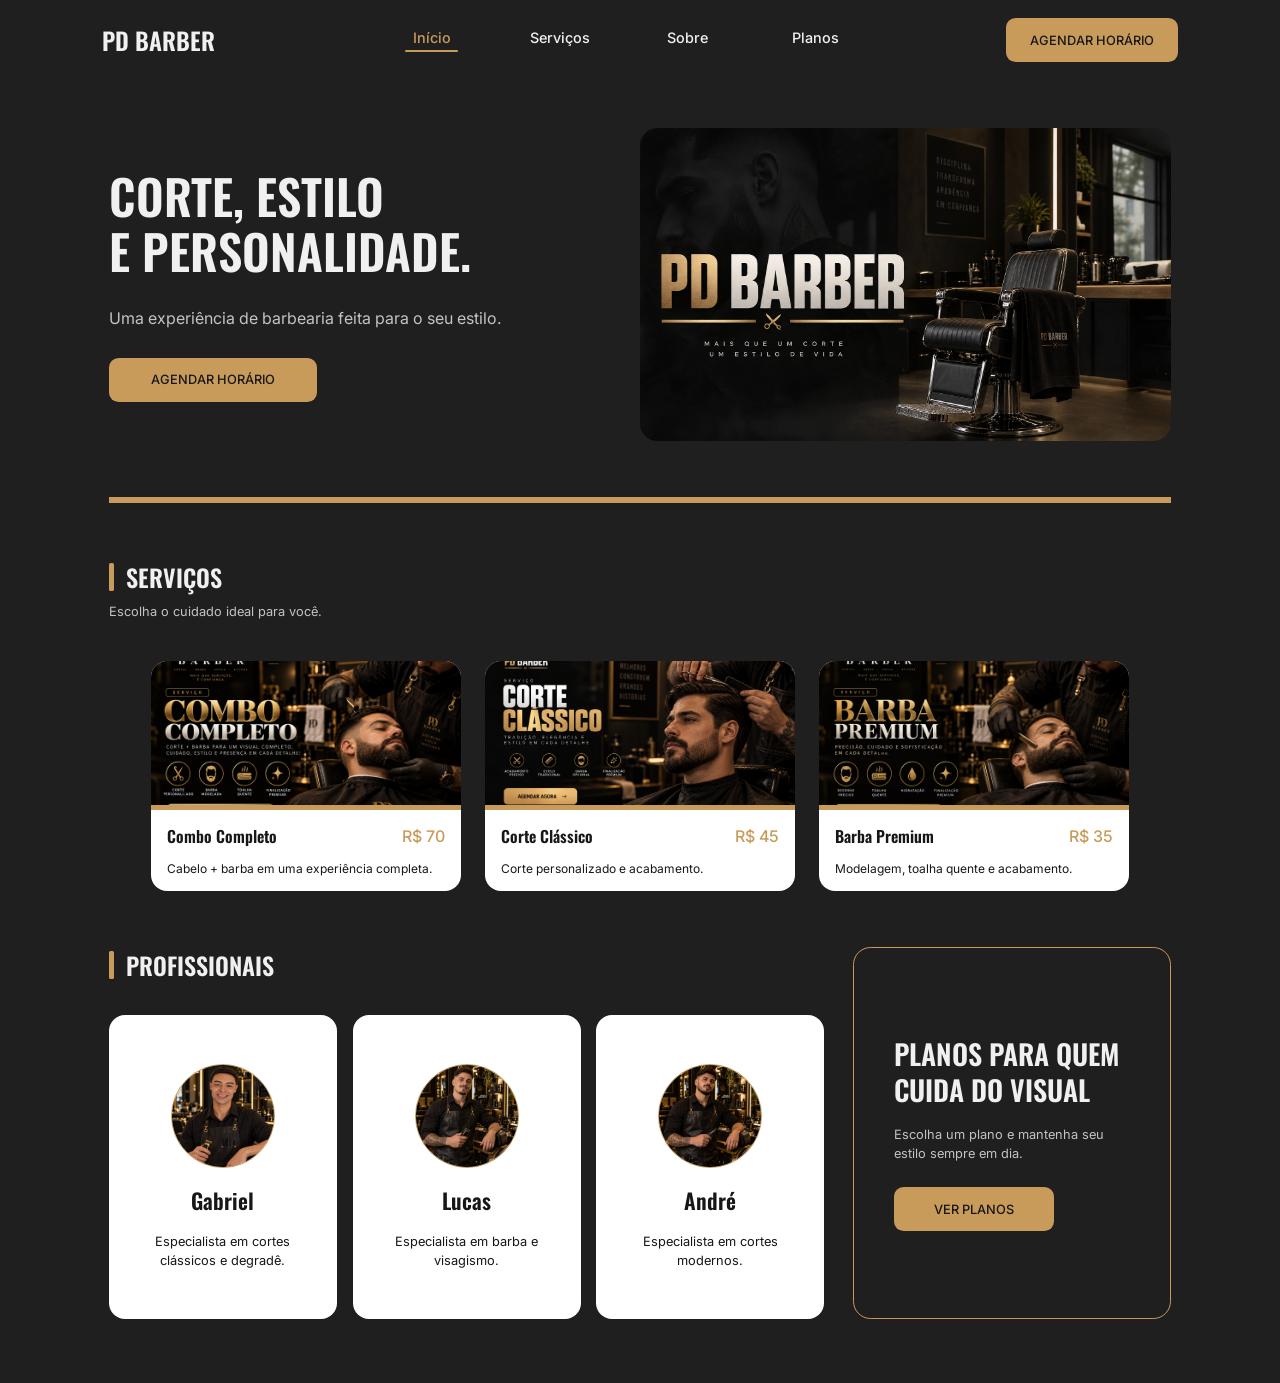
<file: index.html>
<!DOCTYPE html>
<html lang="pt-BR">
<head>
    <meta charset="UTF-8">
    <meta name="viewport" content="width=device-width, initial-scale=1.0">

    <title>PD Barber</title>

    <!-- Fontes -->
    <link rel="preconnect" href="https://fonts.googleapis.com">
    <link rel="preconnect" href="https://fonts.gstatic.com" crossorigin>
    <link href="https://fonts.googleapis.com/css2?family=Inter:wght@400;500&family=Oswald:wght@600&display=swap" rel="stylesheet">

    <!-- CSS -->
    <link rel="stylesheet" href="assets/Styles/Inicio.css">
</head>

<body>
    <!-- Cabeçalho -->
    <header class="cabecalho">
        <a href="index.html" class="logo">PD BARBER</a>

        <!-- Navegação desktop -->
        <nav class="navegacao-principal" aria-label="Navegação principal">
            <a href="index.html" class="nav-item ativo" aria-current="page">
                <span>Início</span>
                <span class="nav-indicador"></span>
            </a>

            <a href="assets/Pages/Servicos.html" class="nav-item">
                <span>Serviços</span>
                <span class="nav-indicador"></span>
            </a>

            <a href="assets/Pages/Sobre.html" class="nav-item">
                <span>Sobre</span>
                <span class="nav-indicador"></span>
            </a>

            <a href="assets/Pages/Planos.html" class="nav-item">
                <span>Planos</span>
                <span class="nav-indicador"></span>
            </a>
        </nav>

        <a href="assets/Pages/Servicos.html" class="botao botao-header">AGENDAR HORÁRIO</a>

        <!-- Navegação mobile -->
        <details class="menu-mobile">
            <summary class="menu-mobile-botao" aria-label="Abrir menu principal">
                <span></span>
                <span></span>
                <span></span>
            </summary>

            <nav class="menu-mobile-conteudo" aria-label="Navegação mobile">
                <a href="index.html" aria-current="page">Início</a>
                <a href="assets/Pages/Servicos.html">Serviços</a>
                <a href="assets/Pages/Sobre.html">Sobre</a>
                <a href="assets/Pages/Planos.html">Planos</a>
                <a href="assets/Pages/Profissionais.html" class="botao">AGENDAR HORÁRIO</a>
            </nav>
        </details>
    </header>

    <!-- Conteúdo principal -->
    <main class="pagina">
        <div class="conteudo">

            <!-- Hero -->
            <section class="hero" aria-labelledby="titulo-principal">
                <div class="hero-texto">
                    <h1 id="titulo-principal">CORTE, ESTILO<br>E PERSONALIDADE.</h1>
                    <p>Uma experiência de barbearia feita para o seu estilo.</p>
                    <a href="assets/Pages/Servicos.html" class="botao botao-hero">AGENDAR HORÁRIO</a>
                </div>

                <figure class="hero-imagem">
                    <img src="assets/img/PDBarber.png" alt="Interior da barbearia PD Barber">
                </figure>
            </section>

            <hr class="linha-dourada">

            <!-- Serviços -->
            <section class="servicos" aria-labelledby="titulo-servicos">
                <header class="cabecalho-secao">
                    <div class="titulo-secao">
                        <span class="titulo-acento"></span>
                        <h2 id="titulo-servicos">SERVIÇOS</h2>
                    </div>

                    <p class="descricao-secao">Escolha o cuidado ideal para você.</p>
                </header>

                <ul class="lista-servicos">

                    <li>
                        <article class="servico-card">
                            <img class="servico-imagem" src="assets/img/ComboCompleto.png" alt="Combo completo de cabelo e barba">

                            <div class="card-linha-dourada"></div>

                            <div class="servico-informacoes">
                                <div class="servico-topo">
                                    <h3>Combo Completo</h3>
                                    <span class="preco">R$ 70</span>
                                </div>

                                <p>Cabelo + barba em uma experiência completa.</p>
                            </div>
                        </article>
                    </li>

                    <li>
                        <article class="servico-card">
                            <img class="servico-imagem" src="assets/img/CorteClassico.png" alt="Corte clássico masculino">

                            <div class="card-linha-dourada"></div>

                            <div class="servico-informacoes">
                                <div class="servico-topo">
                                    <h3>Corte Clássico</h3>
                                    <span class="preco">R$ 45</span>
                                </div>

                                <p>Corte personalizado e acabamento.</p>
                            </div>
                        </article>
                    </li>

                    <li>
                        <article class="servico-card">
                            <img class="servico-imagem" src="assets/img/BarbaPremium.png" alt="Serviço de barba premium">

                            <div class="card-linha-dourada"></div>

                            <div class="servico-informacoes">
                                <div class="servico-topo">
                                    <h3>Barba Premium</h3>
                                    <span class="preco">R$ 35</span>
                                </div>

                                <p>Modelagem, toalha quente e acabamento.</p>
                            </div>
                        </article>
                    </li>
                </ul>
            </section>

            <!-- Destaques -->
            <section class="destaques-finais" aria-label="Profissionais e planos">

                <!-- Profissionais -->
                <section class="profissionais-destaque" aria-labelledby="titulo-profissionais">
                    <div class="titulo-secao">
                        <span class="titulo-acento"></span>
                        <h2 id="titulo-profissionais">PROFISSIONAIS</h2>
                    </div>

                    <ul class="lista-profissionais">

                        <li>
                            <article class="profissional-card">
                                <img class="profissional-foto" src="assets/img/GabrielBarbeiro.png" alt="Barbeiro Gabriel">
                                <h3>Gabriel</h3>
                                <p>Especialista em cortes clássicos e degradê.</p>
                            </article>
                        </li>

                        <li>
                            <article class="profissional-card">
                                <img class="profissional-foto" src="assets/img/LucasBarbeiro.png" alt="Barbeiro Lucas">
                                <h3>Lucas</h3>
                                <p>Especialista em barba e visagismo.</p>
                            </article>
                        </li>

                        <li>
                            <article class="profissional-card">
                                <img class="profissional-foto" src="assets/img/AndréBarbeiro.png" alt="Barbeiro André">
                                <h3>André</h3>
                                <p>Especialista em cortes modernos.</p>
                            </article>
                        </li>
                    </ul>
                </section>

                <!-- Planos -->
                <aside class="chamada-planos" aria-labelledby="titulo-planos">
                    <div>
                        <h2 id="titulo-planos">PLANOS PARA QUEM<br>CUIDA DO VISUAL</h2>
                        <p>Escolha um plano e mantenha seu estilo sempre em dia.</p>
                    </div>

                    <a href="assets/Pages/Planos.html" class="botao botao-planos">VER PLANOS</a>
                </aside>
            </section>
        </div>
    </main>
</body>
</html>
</file>
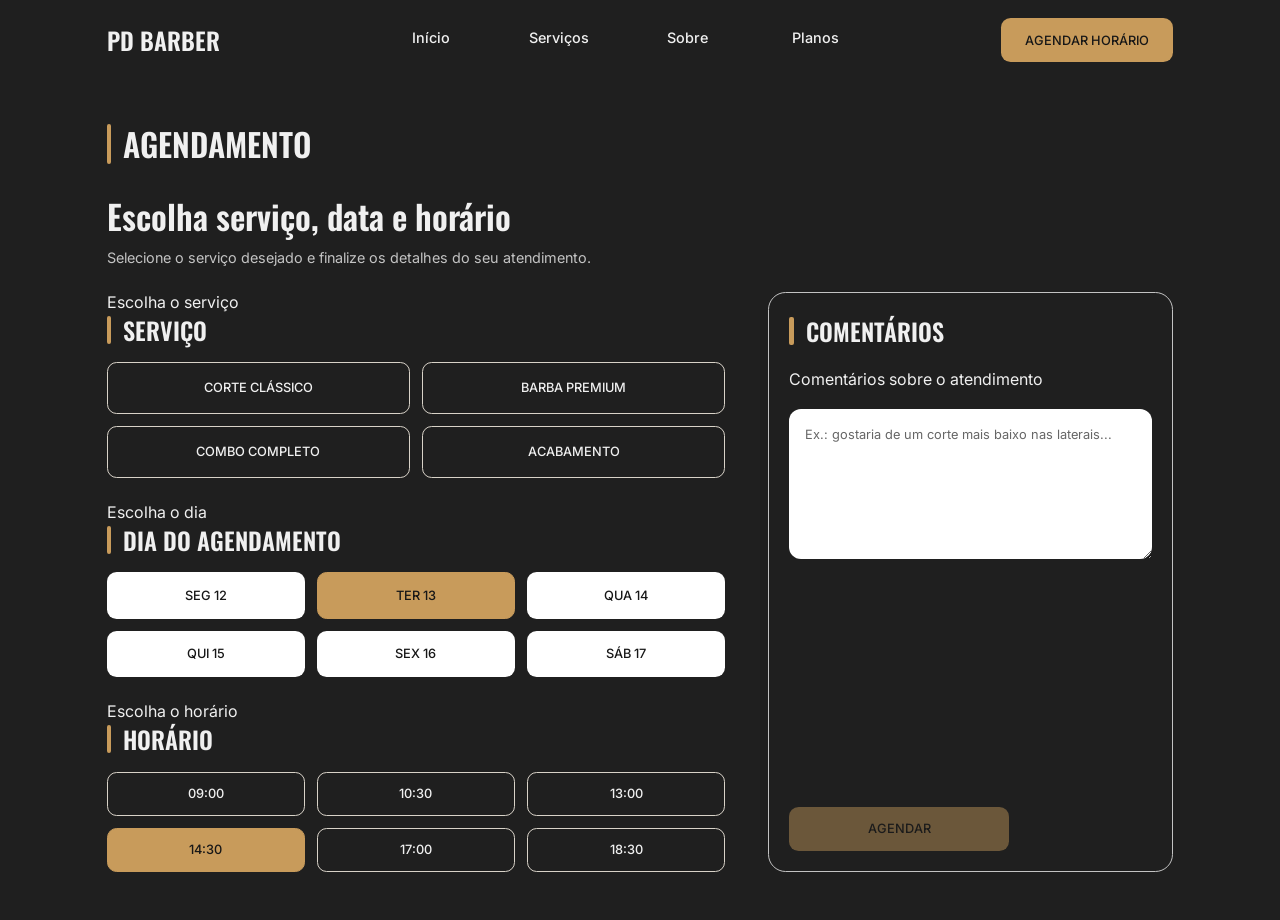
<file: assets/Pages/Agendamentos.html>
<!DOCTYPE html>
<html lang="pt-BR">

<head>
    <meta charset="UTF-8">
    <meta name="viewport" content="width=device-width, initial-scale=1.0">

    <title>Agendamento | PD Barber</title>

    <!-- Fontes -->
    <link rel="preconnect" href="https://fonts.googleapis.com">
    <link rel="preconnect" href="https://fonts.gstatic.com" crossorigin>
    <link href="https://fonts.googleapis.com/css2?family=Inter:wght@400;500&family=Oswald:wght@600&display=swap" rel="stylesheet">

    <!-- CSS -->
    <link rel="stylesheet" href="../Styles/Agendamentos.css">
</head>

<body>

    <!-- Cabeçalho -->
    <header class="cabecalho">
        <a href="../../index.html" class="logo">PD BARBER</a>

        <!-- Navegação desktop -->
        <nav class="navegacao-principal" aria-label="Navegação principal">
            <a href="../../index.html" class="nav-item">
                <span>Início</span>
                <span class="nav-indicador"></span>
            </a>

            <a href="Servicos.html" class="nav-item">
                <span>Serviços</span>
                <span class="nav-indicador"></span>
            </a>

            <a href="Sobre.html" class="nav-item">
                <span>Sobre</span>
                <span class="nav-indicador"></span>
            </a>

            <a href="Planos.html" class="nav-item">
                <span>Planos</span>
                <span class="nav-indicador"></span>
            </a>
        </nav>

        <a href="Profissionais.html" class="botao botao-header">AGENDAR HORÁRIO</a>

        <!-- Cabeçalho mobile -->
        <a href="Profissionais.html" class="cabecalho-mobile-voltar mobile-voltar-agendamento" aria-label="Voltar para profissionais">&lt;</a>
        <label for="etapa-confirmacao" class="cabecalho-mobile-voltar mobile-voltar-confirmacao" aria-label="Voltar para o agendamento">&lt;</label>

        <span class="cabecalho-mobile-titulo titulo-mobile-agendamento">AGENDAMENTO</span>
        <span class="cabecalho-mobile-titulo titulo-mobile-confirmacao">CONFIRMAR</span>
        <span class="cabecalho-mobile-titulo titulo-mobile-sucesso">CONFIRMADO</span>
    </header>

    <!-- Conteúdo -->
    <main class="fluxo-paginas">

        <!-- Formulário -->
        <form class="fluxo-agendamento">

            <!-- Profissionais pela URL -->
            <span id="gabriel" class="profissional-target"></span>
            <span id="lucas" class="profissional-target"></span>
            <span id="andre" class="profissional-target"></span>
            <span id="bruna" class="profissional-target"></span>
            <span id="aline" class="profissional-target"></span>
            <span id="flavia" class="profissional-target"></span>

            <!-- Controle das telas -->
            <input type="checkbox" id="etapa-confirmacao" class="controle-tela">
            <input type="checkbox" id="agendamento-concluido" class="controle-tela">

            <!-- Agendamento -->
            <section class="pagina tela-agendamento" aria-labelledby="titulo-agendamento">
                <div class="conteudo">

                    <!-- Título -->
                    <header class="cabecalho-agendamento">
                        <div class="titulo-secao">
                            <span class="titulo-acento"></span>
                            <h1 id="titulo-agendamento">AGENDAMENTO</h1>
                        </div>

                        <div class="introducao-agendamento">
                            <h2>Escolha serviço, data e horário</h2>
                            <p>Selecione o serviço desejado e finalize os detalhes do seu atendimento.</p>
                        </div>
                    </header>

                    <!-- Área do agendamento -->
                    <div class="agendamento-colunas">

                        <!-- Opções -->
                        <div class="data-horario">

                            <!-- Serviço -->
                            <fieldset class="grupo-agendamento">
                                <legend>Escolha o serviço</legend>

                                <div class="titulo-secao titulo-secao-menor">
                                    <span class="titulo-acento"></span>
                                    <h2>SERVIÇO</h2>
                                </div>

                                <div class="lista-servicos-agendamento">
                                    <input type="radio" name="servico" id="servico-corte-classico" value="Corte Clássico" class="opcao-input">
                                    <label for="servico-corte-classico" class="opcao-servico">CORTE CLÁSSICO</label>

                                    <input type="radio" name="servico" id="servico-barba-premium" value="Barba Premium" class="opcao-input">
                                    <label for="servico-barba-premium" class="opcao-servico">BARBA PREMIUM</label>

                                    <input type="radio" name="servico" id="servico-combo-completo" value="Combo Completo" class="opcao-input">
                                    <label for="servico-combo-completo" class="opcao-servico">COMBO COMPLETO</label>

                                    <input type="radio" name="servico" id="servico-acabamento" value="Acabamento" class="opcao-input">
                                    <label for="servico-acabamento" class="opcao-servico">ACABAMENTO</label>
                                </div>
                            </fieldset>

                            <!-- Dia -->
                            <fieldset class="grupo-agendamento">
                                <legend>Escolha o dia</legend>

                                <div class="titulo-secao titulo-secao-menor">
                                    <span class="titulo-acento"></span>
                                    <h2>DIA DO AGENDAMENTO</h2>
                                </div>

                                <div class="lista-dias">
                                    <input type="radio" name="dia" id="dia-seg-12" value="12" class="opcao-input">
                                    <label for="dia-seg-12" class="opcao-dia">SEG 12</label>

                                    <input type="radio" name="dia" id="dia-ter-13" value="13" class="opcao-input" checked>
                                    <label for="dia-ter-13" class="opcao-dia">TER 13</label>

                                    <input type="radio" name="dia" id="dia-qua-14" value="14" class="opcao-input">
                                    <label for="dia-qua-14" class="opcao-dia">QUA 14</label>

                                    <input type="radio" name="dia" id="dia-qui-15" value="15" class="opcao-input">
                                    <label for="dia-qui-15" class="opcao-dia">QUI 15</label>

                                    <input type="radio" name="dia" id="dia-sex-16" value="16" class="opcao-input">
                                    <label for="dia-sex-16" class="opcao-dia">SEX 16</label>

                                    <input type="radio" name="dia" id="dia-sab-17" value="17" class="opcao-input">
                                    <label for="dia-sab-17" class="opcao-dia">SÁB 17</label>
                                </div>
                            </fieldset>

                            <!-- Horário -->
                            <fieldset class="grupo-agendamento">
                                <legend>Escolha o horário</legend>

                                <div class="titulo-secao titulo-secao-menor">
                                    <span class="titulo-acento"></span>
                                    <h2>HORÁRIO</h2>
                                </div>

                                <div class="lista-horarios">
                                    <input type="radio" name="horario" id="hora-0900" value="09:00" class="opcao-input">
                                    <label for="hora-0900" class="opcao-horario">09:00</label>

                                    <input type="radio" name="horario" id="hora-1030" value="10:30" class="opcao-input">
                                    <label for="hora-1030" class="opcao-horario">10:30</label>

                                    <input type="radio" name="horario" id="hora-1300" value="13:00" class="opcao-input">
                                    <label for="hora-1300" class="opcao-horario">13:00</label>

                                    <input type="radio" name="horario" id="hora-1430" value="14:30" class="opcao-input" checked>
                                    <label for="hora-1430" class="opcao-horario">14:30</label>

                                    <input type="radio" name="horario" id="hora-1700" value="17:00" class="opcao-input">
                                    <label for="hora-1700" class="opcao-horario">17:00</label>

                                    <input type="radio" name="horario" id="hora-1830" value="18:30" class="opcao-input">
                                    <label for="hora-1830" class="opcao-horario">18:30</label>
                                </div>
                            </fieldset>
                        </div>

                        <!-- Comentários -->
                        <aside class="comentarios-confirmacao">
                            <div class="titulo-secao titulo-secao-menor">
                                <span class="titulo-acento"></span>
                                <h2>COMENTÁRIOS</h2>
                            </div>

                            <label for="comentarios" class="sr-only">Comentários sobre o atendimento</label>
                            <textarea id="comentarios" name="comentarios" class="campo-comentarios" placeholder="Ex.: gostaria de um corte mais baixo nas laterais..."></textarea>

                            <label for="etapa-confirmacao" class="botao botao-agendar">AGENDAR</label>
                        </aside>
                    </div>
                </div>
            </section>

            <!-- Verificação -->
            <section class="pagina tela-confirmacao" aria-labelledby="titulo-confirmacao">
                <div class="conteudo conteudo-confirmacao">

                    <!-- Título -->
                    <header class="cabecalho-confirmacao">
                        <div class="titulo-secao">
                            <span class="titulo-acento"></span>
                            <h1 id="titulo-confirmacao">CONFIRA SEU HORÁRIO</h1>
                        </div>

                        <p>Revise as informações antes de confirmar.</p>
                    </header>

                    <!-- Resumo -->
                    <div class="resumo-agendamento">

                        <!-- Profissional -->
                        <section class="verificacao-grupo">
                            <div class="titulo-secao titulo-secao-menor">
                                <span class="titulo-acento"></span>
                                <h2>PROFISSIONAL</h2>
                            </div>

                            <div class="verificacao-caixa resumo-profissional">
                                <span class="valor-profissional profissional-nao-informado">
                                    <span class="valor-principal">NÃO INFORMADO</span>
                                </span>

                                <span class="valor-profissional profissional-gabriel">
                                    <span class="valor-principal">GABRIEL</span>
                                </span>

                                <span class="valor-profissional profissional-lucas">
                                    <span class="valor-principal">LUCAS</span>
                                </span>

                                <span class="valor-profissional profissional-andre">
                                    <span class="valor-principal">ANDRÉ</span>
                                </span>

                                <span class="valor-profissional profissional-bruna">
                                    <span class="valor-principal">BRUNA</span>
                                </span>

                                <span class="valor-profissional profissional-aline">
                                    <span class="valor-principal">ALINE</span>
                                </span>

                                <span class="valor-profissional profissional-flavia">
                                    <span class="valor-principal">FLÁVIA</span>
                                </span>
                            </div>
                        </section>

                        <!-- Serviço -->
                        <section class="verificacao-grupo">
                            <div class="titulo-secao titulo-secao-menor">
                                <span class="titulo-acento"></span>
                                <h2>SERVIÇO</h2>
                            </div>

                            <div class="verificacao-caixa resumo-servico">
                                <span class="valor-servico valor-corte-classico">
                                    <span class="valor-principal">CORTE CLÁSSICO</span>
                                    <span class="valor-destaque">R$ 45</span>
                                </span>

                                <span class="valor-servico valor-barba-premium">
                                    <span class="valor-principal">BARBA PREMIUM</span>
                                    <span class="valor-destaque">R$ 35</span>
                                </span>

                                <span class="valor-servico valor-combo-completo">
                                    <span class="valor-principal">COMBO COMPLETO</span>
                                    <span class="valor-destaque">R$ 70</span>
                                </span>

                                <span class="valor-servico valor-acabamento">
                                    <span class="valor-principal">ACABAMENTO</span>
                                    <span class="valor-destaque">R$ 25</span>
                                </span>
                            </div>
                        </section>

                        <!-- Dia -->
                        <section class="verificacao-grupo">
                            <div class="titulo-secao titulo-secao-menor">
                                <span class="titulo-acento"></span>
                                <h2>DIA DO AGENDAMENTO</h2>
                            </div>

                            <div class="verificacao-caixa resumo-dia">
                                <span class="valor-dia valor-seg-12">
                                    <span class="valor-principal">SEGUNDA-FEIRA</span>
                                    <span class="valor-destaque">12/05/2026</span>
                                </span>

                                <span class="valor-dia valor-ter-13">
                                    <span class="valor-principal">TERÇA-FEIRA</span>
                                    <span class="valor-destaque">13/05/2026</span>
                                </span>

                                <span class="valor-dia valor-qua-14">
                                    <span class="valor-principal">QUARTA-FEIRA</span>
                                    <span class="valor-destaque">14/05/2026</span>
                                </span>

                                <span class="valor-dia valor-qui-15">
                                    <span class="valor-principal">QUINTA-FEIRA</span>
                                    <span class="valor-destaque">15/05/2026</span>
                                </span>

                                <span class="valor-dia valor-sex-16">
                                    <span class="valor-principal">SEXTA-FEIRA</span>
                                    <span class="valor-destaque">16/05/2026</span>
                                </span>

                                <span class="valor-dia valor-sab-17">
                                    <span class="valor-principal">SÁBADO</span>
                                    <span class="valor-destaque">17/05/2026</span>
                                </span>
                            </div>
                        </section>

                        <!-- Horário -->
                        <section class="verificacao-grupo">
                            <div class="titulo-secao titulo-secao-menor">
                                <span class="titulo-acento"></span>
                                <h2>HORÁRIO</h2>
                            </div>

                            <div class="verificacao-caixa resumo-horario">
                                <span class="valor-horario valor-0900">
                                    <span class="valor-principal">HORAS</span>
                                    <span class="valor-destaque">09:00</span>
                                </span>

                                <span class="valor-horario valor-1030">
                                    <span class="valor-principal">HORAS</span>
                                    <span class="valor-destaque">10:30</span>
                                </span>

                                <span class="valor-horario valor-1300">
                                    <span class="valor-principal">HORAS</span>
                                    <span class="valor-destaque">13:00</span>
                                </span>

                                <span class="valor-horario valor-1430">
                                    <span class="valor-principal">HORAS</span>
                                    <span class="valor-destaque">14:30</span>
                                </span>

                                <span class="valor-horario valor-1700">
                                    <span class="valor-principal">HORAS</span>
                                    <span class="valor-destaque">17:00</span>
                                </span>

                                <span class="valor-horario valor-1830">
                                    <span class="valor-principal">HORAS</span>
                                    <span class="valor-destaque">18:30</span>
                                </span>
                            </div>
                        </section>
                    </div>

                    <!-- Ações -->
                    <footer class="rodape-confirmacao">
                        <p class="mensagem-confirmacao">Tudo certo? Confirme abaixo para concluir seu agendamento.</p>

                        <div class="acoes-confirmacao">
                            <label for="agendamento-concluido" class="botao botao-confirmar">CONFIRMAR AGENDAMENTO</label>
                            <label for="etapa-confirmacao" class="botao botao-alterar">ALTERAR DATA OU HORÁRIO</label>
                        </div>

                        <p class="aviso-confirmacao">Ao confirmar, seu horário ficará reservado.</p>
                    </footer>
                </div>
            </section>

            <!-- Sucesso -->
            <section class="pagina tela-sucesso" aria-labelledby="titulo-sucesso">
                <div class="conteudo-sucesso">
                    <div class="icone-sucesso" aria-hidden="true">✓</div>

                    <div class="texto-sucesso">
                        <h1 id="titulo-sucesso">AGENDAMENTO CONFIRMADO!</h1>
                        <p>Seu horário foi reservado com sucesso.</p>
                        <span>Esperamos você na PD Barber.</span>
                    </div>

                    <a href="../../index.html" class="botao botao-inicio">VOLTAR AO INÍCIO</a>
                </div>
            </section>
        </form>
    </main>
</body>
</html>
</file>
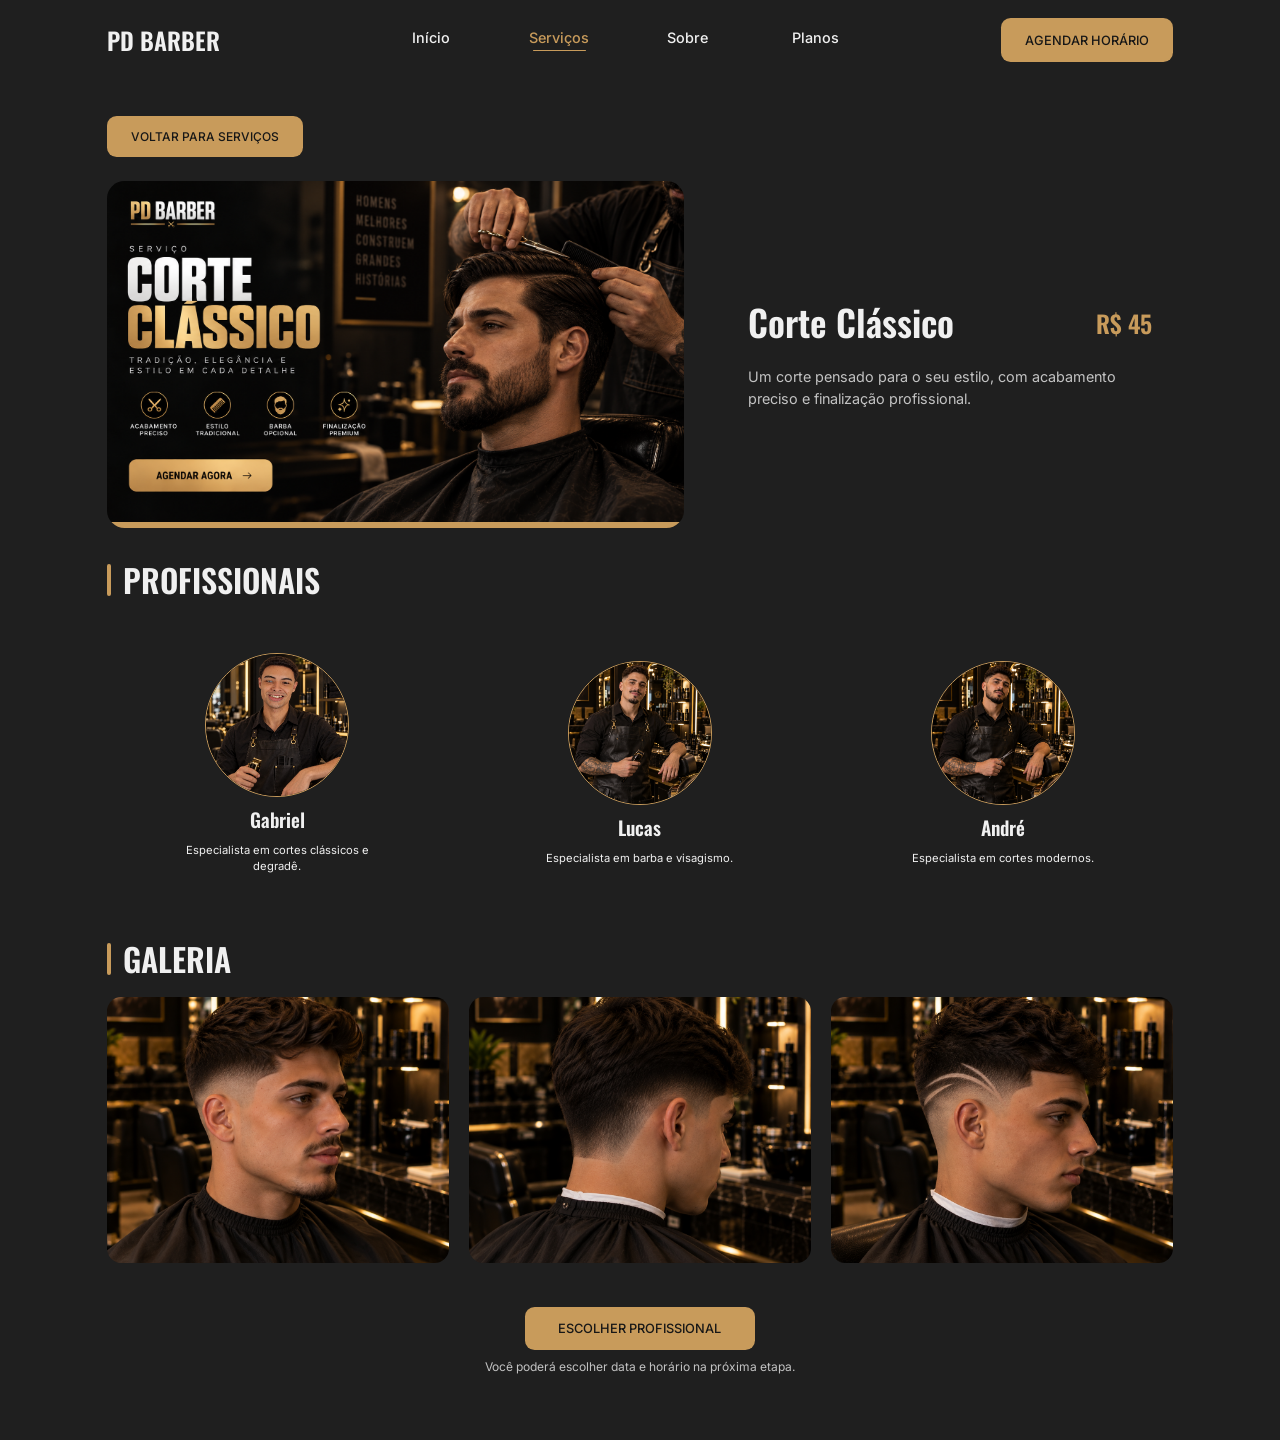
<file: assets/Pages/DetalhesServicos.html>
<!DOCTYPE html>
<html lang="pt-BR">

<head>
    <meta charset="UTF-8">
    <meta name="viewport" content="width=device-width, initial-scale=1.0">

    <title>Detalhes do Serviço | PD Barber</title>

    <!-- Fontes -->
    <link rel="preconnect" href="https://fonts.googleapis.com">
    <link rel="preconnect" href="https://fonts.gstatic.com" crossorigin>
    <link href="https://fonts.googleapis.com/css2?family=Inter:wght@400;500&family=Oswald:wght@600&display=swap" rel="stylesheet">

    <!-- CSS -->
    <link rel="stylesheet" href="../Styles/DetalhesServicos.css">
</head>

<body>

    <!-- Cabeçalho -->
    <header class="cabecalho">
        <a href="../../index.html" class="logo">PD BARBER</a>

        <!-- Navegação desktop -->
        <nav class="navegacao-principal" aria-label="Navegação principal">
            <a href="../../index.html" class="nav-item">
                <span>Início</span>
                <span class="nav-indicador"></span>
            </a>

            <a href="Servicos.html" class="nav-item ativo" aria-current="page">
                <span>Serviços</span>
                <span class="nav-indicador"></span>
            </a>

            <a href="Sobre.html" class="nav-item">
                <span>Sobre</span>
                <span class="nav-indicador"></span>
            </a>

            <a href="Planos.html" class="nav-item">
                <span>Planos</span>
                <span class="nav-indicador"></span>
            </a>
        </nav>

        <a href="Profissionais.html" class="botao botao-header">AGENDAR HORÁRIO</a>

        <!-- Cabeçalho mobile -->
        <a href="Servicos.html" class="cabecalho-mobile-voltar" aria-label="Voltar para serviços">‹</a>
        <span class="cabecalho-mobile-titulo" aria-hidden="true">DETALHES</span>
    </header>

    <!-- Conteúdo principal -->
    <main class="pagina">
        <div class="conteudo">

            <!-- Corte Clássico -->
            <section class="detalhe-servico" id="corte-classico" aria-labelledby="titulo-corte-classico">
                <a href="Servicos.html" class="botao-voltar">VOLTAR PARA SERVIÇOS</a>

                <div class="detalhes-servico">
                    <figure class="servico-imagem-principal">
                        <img src="../img/CorteClassico.png" alt="Corte clássico masculino">
                        <span class="linha-dourada" aria-hidden="true"></span>
                    </figure>

                    <div class="servico-detalhes">
                        <header class="servico-titulo">
                            <h1 id="titulo-corte-classico">Corte Clássico</h1>
                            <span class="preco">R$ 45</span>
                        </header>

                        <p class="servico-descricao">Um corte pensado para o seu estilo, com acabamento preciso e finalização profissional.</p>
                    </div>
                </div>
            </section>

            <!-- Barba Premium -->
            <section class="detalhe-servico" id="barba-premium" aria-labelledby="titulo-barba-premium">
                <a href="Servicos.html" class="botao-voltar">VOLTAR PARA SERVIÇOS</a>

                <div class="detalhes-servico">
                    <figure class="servico-imagem-principal">
                        <img src="../img/BarbaPremium.png" alt="Serviço de barba premium">
                        <span class="linha-dourada" aria-hidden="true"></span>
                    </figure>

                    <div class="servico-detalhes">
                        <header class="servico-titulo">
                            <h1 id="titulo-barba-premium">Barba Premium</h1>
                            <span class="preco">R$ 35</span>
                        </header>

                        <p class="servico-descricao">Modelagem, toalha quente e acabamento profissional.</p>
                    </div>
                </div>
            </section>

            <!-- Combo Completo -->
            <section class="detalhe-servico" id="combo-completo" aria-labelledby="titulo-combo-completo">
                <a href="Servicos.html" class="botao-voltar">VOLTAR PARA SERVIÇOS</a>

                <div class="detalhes-servico">
                    <figure class="servico-imagem-principal">
                        <img src="../img/ComboCompleto.png" alt="Combo completo de cabelo e barba">
                        <span class="linha-dourada" aria-hidden="true"></span>
                    </figure>

                    <div class="servico-detalhes">
                        <header class="servico-titulo">
                            <h1 id="titulo-combo-completo">Combo Completo</h1>
                            <span class="preco">R$ 70</span>
                        </header>

                        <p class="servico-descricao">Cabelo + barba em uma experiência completa.</p>
                    </div>
                </div>
            </section>

            <!-- Acabamento -->
            <section class="detalhe-servico" id="acabamento" aria-labelledby="titulo-acabamento">
                <a href="Servicos.html" class="botao-voltar">VOLTAR PARA SERVIÇOS</a>

                <div class="detalhes-servico">
                    <figure class="servico-imagem-principal">
                        <img src="../img/Acabamento.png" alt="Serviço de acabamento">
                        <span class="linha-dourada" aria-hidden="true"></span>
                    </figure>

                    <div class="servico-detalhes">
                        <header class="servico-titulo">
                            <h1 id="titulo-acabamento">Acabamento</h1>
                            <span class="preco">R$ 25</span>
                        </header>

                        <p class="servico-descricao">Pezinho, contorno e finalização.</p>
                    </div>
                </div>
            </section>

            <!-- Profissionais -->
            <section class="profissionais" aria-labelledby="titulo-profissionais">
                <div class="titulo-secao">
                    <span class="titulo-acento"></span>
                    <h2 id="titulo-profissionais">PROFISSIONAIS</h2>
                </div>

                <ul class="lista-profissionais">

                    <li>
                        <article class="profissional-card">
                            <a href="Profissionais.html" class="profissional-link">
                                <img class="profissional-foto" src="../img/GabrielBarbeiro.png" alt="Barbeiro Gabriel">
                                <h3>Gabriel</h3>
                                <p>Especialista em cortes clássicos e degradê.</p>
                            </a>
                        </article>
                    </li>

                    <li>
                        <article class="profissional-card">
                            <a href="Profissionais.html" class="profissional-link">
                                <img class="profissional-foto" src="../img/LucasBarbeiro.png" alt="Barbeiro Lucas">
                                <h3>Lucas</h3>
                                <p>Especialista em barba e visagismo.</p>
                            </a>
                        </article>
                    </li>

                    <li>
                        <article class="profissional-card">
                            <a href="Profissionais.html" class="profissional-link">
                                <img class="profissional-foto" src="../img/AndréBarbeiro.png" alt="Barbeiro André">
                                <h3>André</h3>
                                <p>Especialista em cortes modernos.</p>
                            </a>
                        </article>
                    </li>
                </ul>
            </section>

            <!-- Galeria -->
            <section class="galeria" aria-labelledby="titulo-galeria">
                <div class="titulo-secao">
                    <span class="titulo-acento"></span>
                    <h2 id="titulo-galeria">GALERIA</h2>
                </div>

                <ul class="lista-galeria">
                    <li>
                        <figure class="galeria-item">
                            <img src="../img/GaleriaCorte.png" alt="Resultado de corte masculino">
                        </figure>
                    </li>

                    <li>
                        <figure class="galeria-item">
                            <img src="../img/GaleriaCabelo02.png" alt="Detalhes de corte masculino">
                        </figure>
                    </li>

                    <li>
                        <figure class="galeria-item">
                            <img src="../img/GaleriaCorteFreestyle.png" alt="Acabamento de corte masculino">
                        </figure>
                    </li>
                </ul>
            </section>

            <!-- Agendamento -->
            <section class="acao-profissional" aria-label="Escolher profissional">
                <a href="Profissionais.html" class="botao botao-profissional">ESCOLHER PROFISSIONAL</a>
                <p>Você poderá escolher data e horário na próxima etapa.</p>
            </section>
        </div>
    </main>
</body>
</html>
</file>
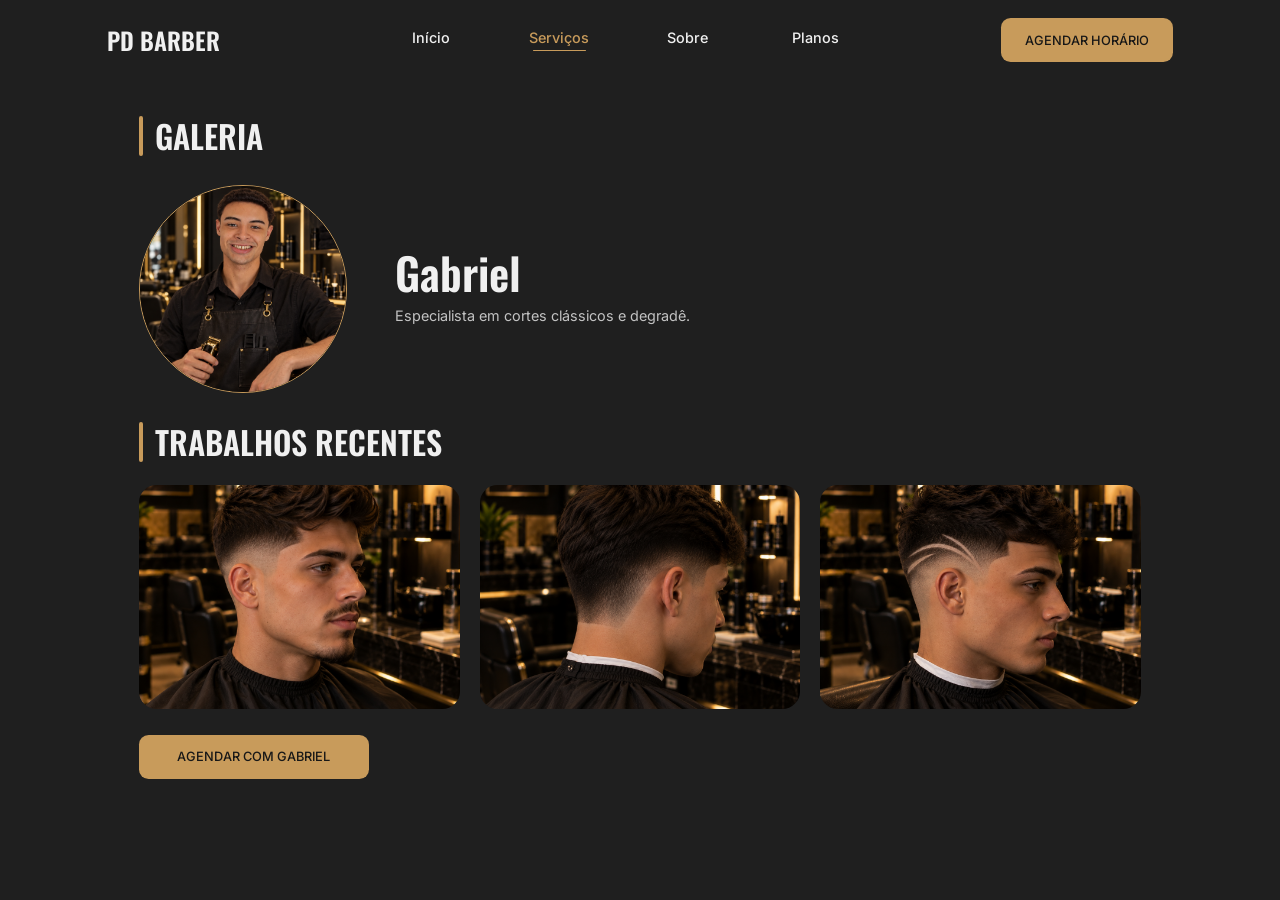
<file: assets/Pages/Galeria.html>
<!DOCTYPE html>
<html lang="pt-BR">

<head>
    <meta charset="UTF-8">
    <meta name="viewport" content="width=device-width, initial-scale=1.0">

    <title>Galeria | PD Barber</title>

    <!-- Fontes -->
    <link rel="preconnect" href="https://fonts.googleapis.com">
    <link rel="preconnect" href="https://fonts.gstatic.com" crossorigin>
    <link href="https://fonts.googleapis.com/css2?family=Inter:wght@400;500&family=Oswald:wght@600&display=swap" rel="stylesheet">

    <!-- CSS -->
    <link rel="stylesheet" href="../Styles/Galeria.css">
</head>

<body>

    <!-- Cabeçalho -->
    <header class="cabecalho">
        <a href="../../index.html" class="logo">PD BARBER</a>

        <!-- Navegação desktop -->
        <nav class="navegacao-principal" aria-label="Navegação principal">
            <a href="../../index.html" class="nav-item">
                <span>Início</span>
                <span class="nav-indicador"></span>
            </a>

            <a href="Servicos.html" class="nav-item ativo">
                <span>Serviços</span>
                <span class="nav-indicador"></span>
            </a>

            <a href="Sobre.html" class="nav-item">
                <span>Sobre</span>
                <span class="nav-indicador"></span>
            </a>

            <a href="Planos.html" class="nav-item">
                <span>Planos</span>
                <span class="nav-indicador"></span>
            </a>
        </nav>

        <a href="Profissionais.html" class="botao botao-header">AGENDAR HORÁRIO</a>

        <!-- Cabeçalho mobile -->
        <a href="Profissionais.html" class="cabecalho-mobile-voltar" aria-label="Voltar para profissionais">&lt;</a>
        <span class="cabecalho-mobile-titulo">GALERIA</span>
    </header>

    <!-- Conteúdo -->
    <main class="pagina">
        <h1 class="Titulo">Galeria dos profissionais da PD Barber</h1>

        <div class="conteudo">

            <!-- Gabriel -->
            <section class="galeria-profissional" id="gabriel" aria-labelledby="nome-gabriel">

                <!-- Título desktop -->
                <div class="titulo-secao titulo-pagina">
                    <span class="titulo-acento"></span>
                    <h2>GALERIA</h2>
                </div>

                <!-- Título mobile -->
                <div class="titulo-secao titulo-profissional-mobile">
                    <span class="titulo-acento"></span>
                    <h2>PROFISSIONAL</h2>
                </div>

                <!-- Profissional -->
                <article class="profissional-destaque">
                    <img class="profissional-foto" src="../img/GabrielBarbeiro.png" alt="Barbeiro Gabriel">

                    <div class="profissional-informacoes">
                        <h2 class="nome-profissional" id="nome-gabriel">Gabriel</h2>
                        <p class="descricao-profissional">Especialista em cortes clássicos e degradê.</p>
                    </div>
                </article>

                <!-- Trabalhos -->
                <section class="trabalhos" aria-labelledby="trabalhos-gabriel">
                    <div class="titulo-secao">
                        <span class="titulo-acento"></span>
                        <h2 id="trabalhos-gabriel">TRABALHOS RECENTES</h2>
                    </div>

                    <div class="grade-imagens">
                        <figure class="imagem-destaque">
                            <img src="../img/GaleriaCorte.png" alt="Trabalho realizado por Gabriel">
                        </figure>

                        <div class="imagens-secundarias">
                            <figure>
                                <img src="../img/GaleriaCabelo02.png" alt="Corte masculino realizado na PD Barber">
                            </figure>

                            <figure>
                                <img src="../img/GaleriaCorteFreestyle.png" alt="Corte freestyle realizado na PD Barber">
                            </figure>
                        </div>
                    </div>
                </section>

                <a href="Agendamentos.html#gabriel" class="botao botao-agendar">AGENDAR COM GABRIEL</a>
            </section>

            <!-- Lucas -->
            <section class="galeria-profissional" id="lucas" aria-labelledby="nome-lucas">

                <!-- Título desktop -->
                <div class="titulo-secao titulo-pagina">
                    <span class="titulo-acento"></span>
                    <h2>GALERIA</h2>
                </div>

                <!-- Título mobile -->
                <div class="titulo-secao titulo-profissional-mobile">
                    <span class="titulo-acento"></span>
                    <h2>PROFISSIONAL</h2>
                </div>

                <!-- Profissional -->
                <article class="profissional-destaque">
                    <img class="profissional-foto" src="../img/LucasBarbeiro.png" alt="Barbeiro Lucas">

                    <div class="profissional-informacoes">
                        <h2 class="nome-profissional" id="nome-lucas">Lucas</h2>
                        <p class="descricao-profissional">Especialista em barba e visagismo.</p>
                    </div>
                </article>

                <!-- Trabalhos -->
                <section class="trabalhos" aria-labelledby="trabalhos-lucas">
                    <div class="titulo-secao">
                        <span class="titulo-acento"></span>
                        <h2 id="trabalhos-lucas">TRABALHOS RECENTES</h2>
                    </div>

                    <div class="grade-imagens">
                        <figure class="imagem-destaque">
                            <img src="../img/GaleriaCorte.png" alt="Trabalho realizado por Lucas">
                        </figure>

                        <div class="imagens-secundarias">
                            <figure>
                                <img src="../img/GaleriaCabelo02.png" alt="Corte masculino realizado na PD Barber">
                            </figure>

                            <figure>
                                <img src="../img/GaleriaCorteFreestyle.png" alt="Corte freestyle realizado na PD Barber">
                            </figure>
                        </div>
                    </div>
                </section>

                <a href="Agendamentos.html#lucas" class="botao botao-agendar">AGENDAR COM LUCAS</a>
            </section>

            <!-- André -->
            <section class="galeria-profissional" id="andre" aria-labelledby="nome-andre">

                <!-- Título desktop -->
                <div class="titulo-secao titulo-pagina">
                    <span class="titulo-acento"></span>
                    <h2>GALERIA</h2>
                </div>

                <!-- Título mobile -->
                <div class="titulo-secao titulo-profissional-mobile">
                    <span class="titulo-acento"></span>
                    <h2>PROFISSIONAL</h2>
                </div>

                <!-- Profissional -->
                <article class="profissional-destaque">
                    <img class="profissional-foto" src="../img/AndréBarbeiro.png" alt="Barbeiro André">

                    <div class="profissional-informacoes">
                        <h2 class="nome-profissional" id="nome-andre">André</h2>
                        <p class="descricao-profissional">Especialista em cortes modernos.</p>
                    </div>
                </article>

                <!-- Trabalhos -->
                <section class="trabalhos" aria-labelledby="trabalhos-andre">
                    <div class="titulo-secao">
                        <span class="titulo-acento"></span>
                        <h2 id="trabalhos-andre">TRABALHOS RECENTES</h2>
                    </div>

                    <div class="grade-imagens">
                        <figure class="imagem-destaque">
                            <img src="../img/GaleriaCorte.png" alt="Trabalho realizado por André">
                        </figure>

                        <div class="imagens-secundarias">
                            <figure>
                                <img src="../img/GaleriaCabelo02.png" alt="Corte masculino realizado na PD Barber">
                            </figure>

                            <figure>
                                <img src="../img/GaleriaCorteFreestyle.png" alt="Corte freestyle realizado na PD Barber">
                            </figure>
                        </div>
                    </div>
                </section>

                <a href="Agendamentos.html#andre" class="botao botao-agendar">AGENDAR COM ANDRÉ</a>
            </section>

            <!-- Bruna -->
            <section class="galeria-profissional" id="bruna" aria-labelledby="nome-bruna">

                <!-- Título desktop -->
                <div class="titulo-secao titulo-pagina">
                    <span class="titulo-acento"></span>
                    <h2>GALERIA</h2>
                </div>

                <!-- Título mobile -->
                <div class="titulo-secao titulo-profissional-mobile">
                    <span class="titulo-acento"></span>
                    <h2>PROFISSIONAL</h2>
                </div>

                <!-- Profissional -->
                <article class="profissional-destaque">
                    <img class="profissional-foto" src="../img/Bruna.png" alt="Barbeira Bruna">

                    <div class="profissional-informacoes">
                        <h2 class="nome-profissional" id="nome-bruna">Bruna</h2>
                        <p class="descricao-profissional">Especialista em acabamento e freestyle.</p>
                    </div>
                </article>

                <!-- Trabalhos -->
                <section class="trabalhos" aria-labelledby="trabalhos-bruna">
                    <div class="titulo-secao">
                        <span class="titulo-acento"></span>
                        <h2 id="trabalhos-bruna">TRABALHOS RECENTES</h2>
                    </div>

                    <div class="grade-imagens">
                        <figure class="imagem-destaque">
                            <img src="../img/GaleriaCorte.png" alt="Trabalho realizado por Bruna">
                        </figure>

                        <div class="imagens-secundarias">
                            <figure>
                                <img src="../img/GaleriaCabelo02.png" alt="Corte masculino realizado na PD Barber">
                            </figure>

                            <figure>
                                <img src="../img/GaleriaCorteFreestyle.png" alt="Corte freestyle realizado na PD Barber">
                            </figure>
                        </div>
                    </div>
                </section>

                <a href="Agendamentos.html#bruna" class="botao botao-agendar">AGENDAR COM BRUNA</a>
            </section>

            <!-- Aline -->
            <section class="galeria-profissional" id="aline" aria-labelledby="nome-aline">

                <!-- Título desktop -->
                <div class="titulo-secao titulo-pagina">
                    <span class="titulo-acento"></span>
                    <h2>GALERIA</h2>
                </div>

                <!-- Título mobile -->
                <div class="titulo-secao titulo-profissional-mobile">
                    <span class="titulo-acento"></span>
                    <h2>PROFISSIONAL</h2>
                </div>

                <!-- Profissional -->
                <article class="profissional-destaque">
                    <img class="profissional-foto" src="../img/Aline.png" alt="Barbeira Aline">

                    <div class="profissional-informacoes">
                        <h2 class="nome-profissional" id="nome-aline">Aline</h2>
                        <p class="descricao-profissional">Especialista em cabelo e barba.</p>
                    </div>
                </article>

                <!-- Trabalhos -->
                <section class="trabalhos" aria-labelledby="trabalhos-aline">
                    <div class="titulo-secao">
                        <span class="titulo-acento"></span>
                        <h2 id="trabalhos-aline">TRABALHOS RECENTES</h2>
                    </div>

                    <div class="grade-imagens">
                        <figure class="imagem-destaque">
                            <img src="../img/GaleriaCorte.png" alt="Trabalho realizado por Aline">
                        </figure>

                        <div class="imagens-secundarias">
                            <figure>
                                <img src="../img/GaleriaCabelo02.png" alt="Corte masculino realizado na PD Barber">
                            </figure>

                            <figure>
                                <img src="../img/GaleriaCorteFreestyle.png" alt="Corte freestyle realizado na PD Barber">
                            </figure>
                        </div>
                    </div>
                </section>

                <a href="Agendamentos.html#aline" class="botao botao-agendar">AGENDAR COM ALINE</a>
            </section>
        </div>
    </main>
</body>
</html>
</file>
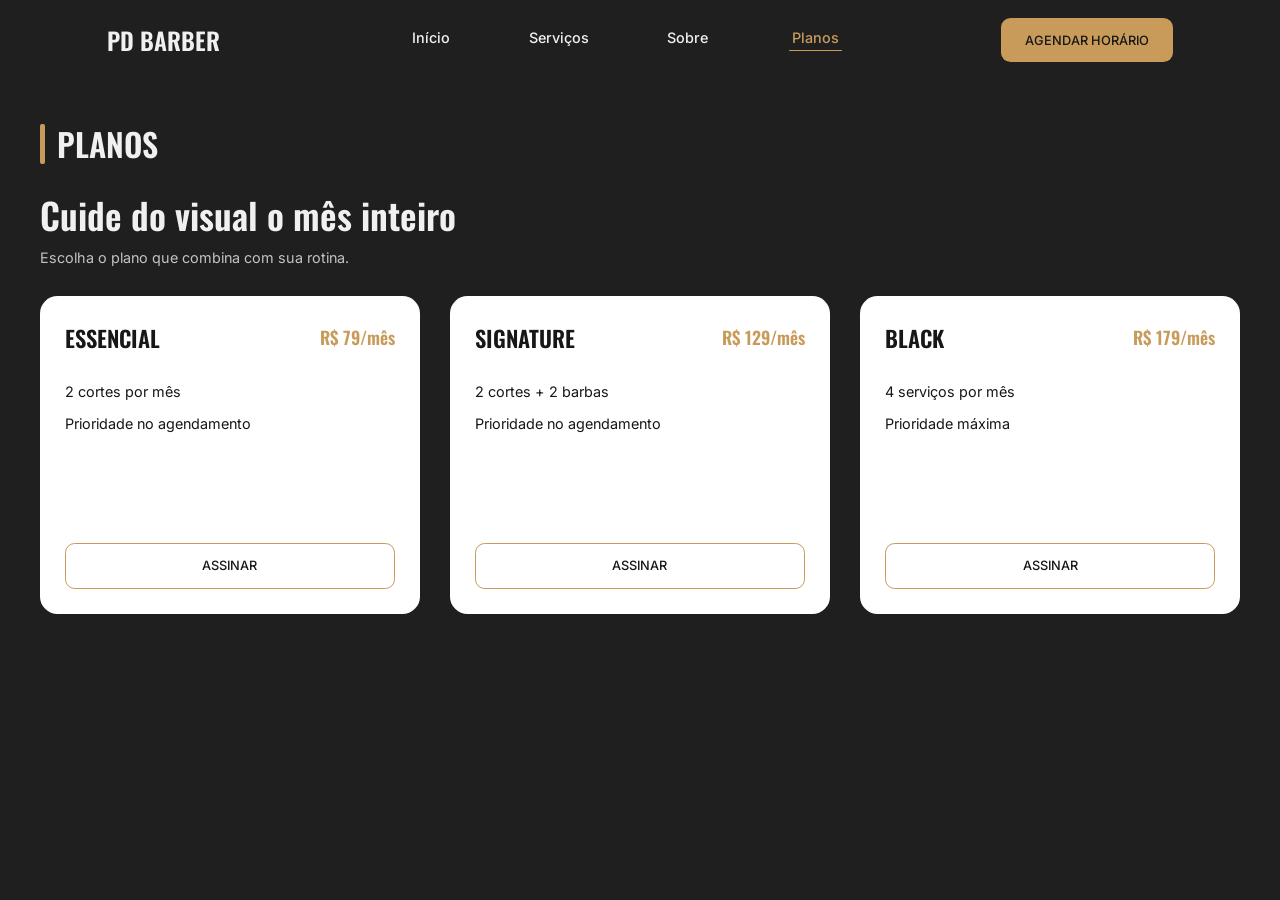
<file: assets/Pages/Planos.html>
<!DOCTYPE html>
<html lang="pt-BR">

<head>
    <meta charset="UTF-8">
    <meta name="viewport" content="width=device-width, initial-scale=1.0">

    <title>Planos | PD Barber</title>

    <!-- Fontes -->
    <link rel="preconnect" href="https://fonts.googleapis.com">
    <link rel="preconnect" href="https://fonts.gstatic.com" crossorigin>
    <link href="https://fonts.googleapis.com/css2?family=Inter:wght@400;500&family=Oswald:wght@600&display=swap" rel="stylesheet">

    <!-- CSS -->
    <link rel="stylesheet" href="../Styles/Planos.css">
</head>

<body>

    <!-- Cabeçalho -->
    <header class="cabecalho">
        <a href="../../index.html" class="logo">PD BARBER</a>

        <!-- Navegação desktop -->
        <nav class="navegacao-principal" aria-label="Navegação principal">
            <a href="../../index.html" class="nav-item">
                <span>Início</span>
                <span class="nav-indicador"></span>
            </a>

            <a href="Servicos.html" class="nav-item">
                <span>Serviços</span>
                <span class="nav-indicador"></span>
            </a>

            <a href="Sobre.html" class="nav-item">
                <span>Sobre</span>
                <span class="nav-indicador"></span>
            </a>

            <a href="Planos.html" class="nav-item ativo" aria-current="page">
                <span>Planos</span>
                <span class="nav-indicador"></span>
            </a>
        </nav>

        <a href="Profissionais.html" class="botao botao-header">AGENDAR HORÁRIO</a>

        <!-- Cabeçalho mobile -->
        <a href="../../index.html" class="cabecalho-mobile-voltar" aria-label="Voltar para o início">&lt;</a>
        <span class="cabecalho-mobile-titulo">PLANOS</span>
    </header>

    <!-- Conteúdo -->
    <main class="pagina">
        <div class="conteudo">

            <!-- Título -->
            <header class="cabecalho-planos">
                <div class="titulo-secao">
                    <span class="titulo-acento"></span>
                    <h1>PLANOS</h1>
                </div>

                <div class="introducao-planos">
                    <h2>Cuide do visual o mês inteiro</h2>
                    <p>Escolha o plano que combina com sua rotina.</p>
                </div>
            </header>

            <!-- Planos -->
            <fieldset class="area-planos">
                <!-- Controles -->
                <input type="radio" name="plano" id="plano-essencial" class="plano-radio">
                <input type="radio" name="plano" id="plano-signature" class="plano-radio">
                <input type="radio" name="plano" id="plano-black" class="plano-radio">

                <!-- Lista -->
                <ul class="lista-planos">

                    <!-- Essencial -->
                    <li>
                        <label for="plano-essencial" class="plano-card">
                            <div class="plano-topo">
                                <h2>ESSENCIAL</h2>
                                <span class="preco">R$ 79/mês</span>
                            </div>

                            <div class="beneficios">
                                <p>2 cortes por mês</p>
                                <p>Prioridade no agendamento</p>
                            </div>

                            <span class="botao-assinar">
                                <span class="texto-assinar">ASSINAR</span>
                                <span class="texto-selecionado">SELECIONADO</span>
                            </span>
                        </label>
                    </li>

                    <!-- Signature -->
                    <li>
                        <label for="plano-signature" class="plano-card">
                            <div class="plano-topo">
                                <h2>SIGNATURE</h2>
                                <span class="preco">R$ 129/mês</span>
                            </div>

                            <div class="beneficios">
                                <p>2 cortes + 2 barbas</p>
                                <p>Prioridade no agendamento</p>
                            </div>

                            <span class="botao-assinar">
                                <span class="texto-assinar">ASSINAR</span>
                                <span class="texto-selecionado">SELECIONADO</span>
                            </span>
                        </label>
                    </li>

                    <!-- Black -->
                    <li>
                        <label for="plano-black" class="plano-card">
                            <div class="plano-topo">
                                <h2>BLACK</h2>
                                <span class="preco">R$ 179/mês</span>
                            </div>

                            <div class="beneficios">
                                <p>4 serviços por mês</p>
                                <p>Prioridade máxima</p>
                            </div>

                            <span class="botao-assinar">
                                <span class="texto-assinar">ASSINAR</span>
                                <span class="texto-selecionado">SELECIONADO</span>
                            </span>
                        </label>
                    </li>
                </ul>
            </fieldset>
        </div>
    </main>
</body>
</html>
</file>
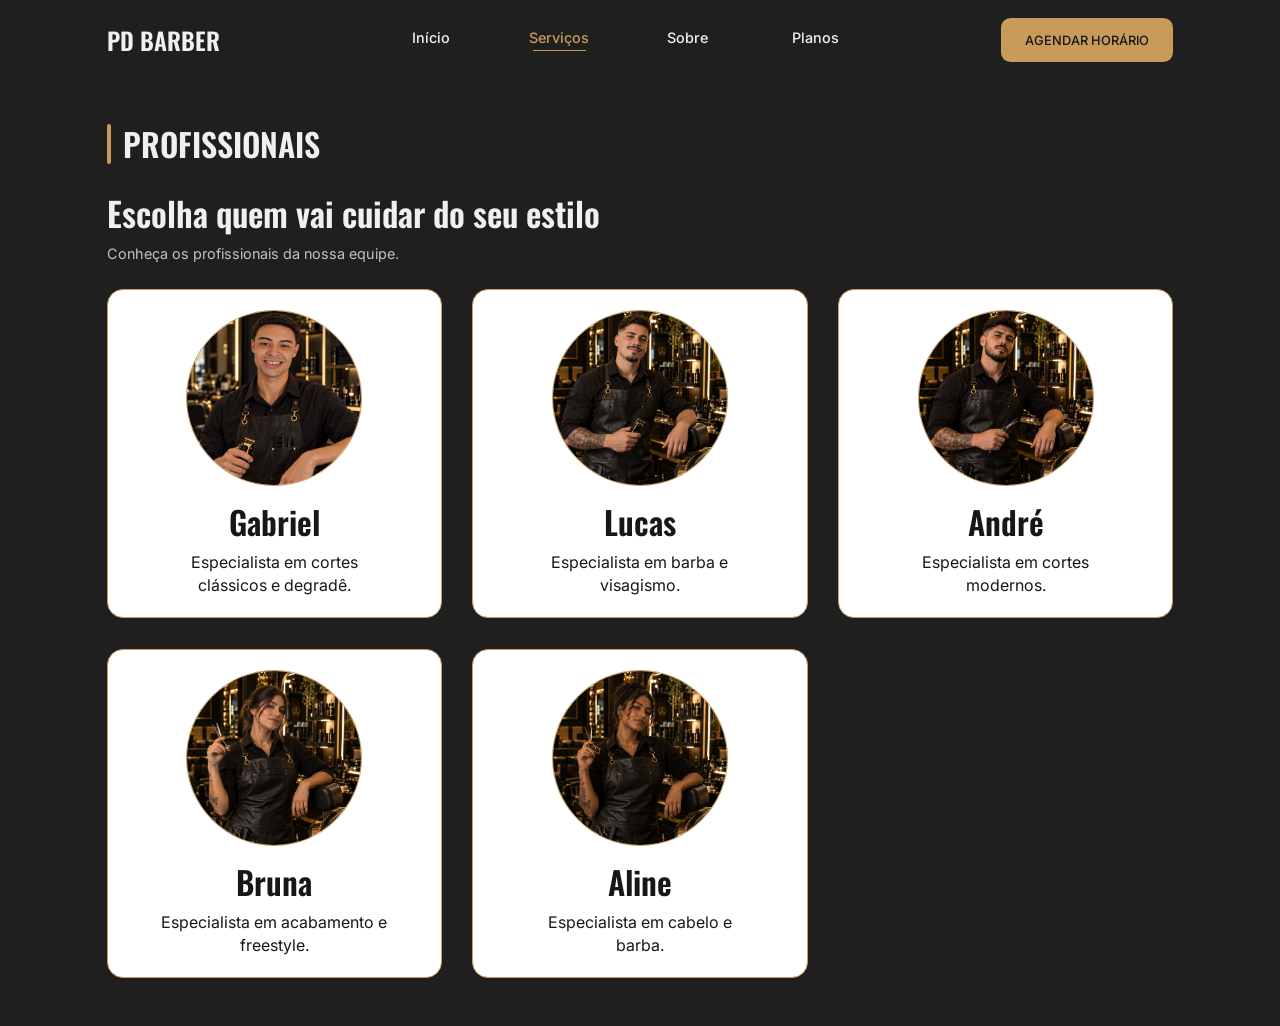
<file: assets/Pages/Profissionais.html>
<!DOCTYPE html>
<html lang="pt-BR">

<head>
    <meta charset="UTF-8">
    <meta name="viewport" content="width=device-width, initial-scale=1.0">

    <title>Profissionais | PD Barber</title>

    <!-- Fontes -->
    <link rel="preconnect" href="https://fonts.googleapis.com">
    <link rel="preconnect" href="https://fonts.gstatic.com" crossorigin>
    <link href="https://fonts.googleapis.com/css2?family=Inter:wght@400;500&family=Oswald:wght@600&display=swap" rel="stylesheet">

    <!-- CSS -->
    <link rel="stylesheet" href="../Styles/Profissionais.css">
</head>

<body>

    <!-- Cabeçalho -->
    <header class="cabecalho">
        <a href="../../index.html" class="logo">PD BARBER</a>

        <!-- Navegação desktop -->
        <nav class="navegacao-principal" aria-label="Navegação principal">
            <a href="../../index.html" class="nav-item">
                <span>Início</span>
                <span class="nav-indicador"></span>
            </a>

            <a href="Servicos.html" class="nav-item ativo">
                <span>Serviços</span>
                <span class="nav-indicador"></span>
            </a>

            <a href="Sobre.html" class="nav-item">
                <span>Sobre</span>
                <span class="nav-indicador"></span>
            </a>

            <a href="Planos.html" class="nav-item">
                <span>Planos</span>
                <span class="nav-indicador"></span>
            </a>
        </nav>

        <a href="Profissionais.html" class="botao botao-header" aria-current="page">AGENDAR HORÁRIO</a>

        <!-- Cabeçalho mobile -->
        <a href="Servicos.html" class="cabecalho-mobile-voltar" aria-label="Voltar para serviços">‹</a>
        <span class="cabecalho-mobile-titulo" aria-hidden="true">PROFISSIONAIS</span>
    </header>

    <!-- Conteúdo principal -->
    <main class="pagina">
        <section class="conteudo" aria-labelledby="titulo-profissionais">

            <!-- Título -->
            <header class="cabecalho-profissionais">
                <div class="titulo-secao">
                    <span class="titulo-acento"></span>
                    <h1 id="titulo-profissionais">PROFISSIONAIS</h1>
                </div>

                <div class="introducao-profissionais">
                    <h2>Escolha quem vai cuidar do seu estilo</h2>
                    <p>Conheça os profissionais da nossa equipe.</p>
                </div>
            </header>

            <!-- Profissionais -->
            <ul class="lista-profissionais">

                <li>
                    <article class="profissional-card">
                        <a href="Galeria.html#gabriel" class="profissional-link">
                            <img class="profissional-foto" src="../img/GabrielBarbeiro.png" alt="Barbeiro Gabriel">

                            <div class="profissional-informacoes">
                                <h3>Gabriel</h3>
                                <p>Especialista em cortes clássicos e degradê.</p>
                            </div>

                            <span class="profissional-acao">SELECIONAR</span>
                        </a>
                    </article>
                </li>

                <li>
                    <article class="profissional-card">
                        <a href="Galeria.html#lucas" class="profissional-link">
                            <img class="profissional-foto" src="../img/LucasBarbeiro.png" alt="Barbeiro Lucas">

                            <div class="profissional-informacoes">
                                <h3>Lucas</h3>
                                <p>Especialista em barba e visagismo.</p>
                            </div>

                            <span class="profissional-acao">SELECIONAR</span>
                        </a>
                    </article>
                </li>

                <li>
                    <article class="profissional-card">
                        <a href="Galeria.html#andre" class="profissional-link">
                            <img class="profissional-foto" src="../img/AndréBarbeiro.png" alt="Barbeiro André">

                            <div class="profissional-informacoes">
                                <h3>André</h3>
                                <p>Especialista em cortes modernos.</p>
                            </div>

                            <span class="profissional-acao">SELECIONAR</span>
                        </a>
                    </article>
                </li>

                <li>
                    <article class="profissional-card">
                        <a href="Galeria.html#bruna" class="profissional-link">
                            <img class="profissional-foto" src="../img/Bruna.png" alt="Barbeira Bruna">

                            <div class="profissional-informacoes">
                                <h3>Bruna</h3>
                                <p>Especialista em acabamento e freestyle.</p>
                            </div>

                            <span class="profissional-acao">SELECIONAR</span>
                        </a>
                    </article>
                </li>

                <li>
                    <article class="profissional-card">
                        <a href="Galeria.html#aline" class="profissional-link">
                            <img class="profissional-foto" src="../img/Aline.png" alt="Barbeira Aline">

                            <div class="profissional-informacoes">
                                <h3>Aline</h3>
                                <p>Especialista em cabelo e barba.</p>
                            </div>

                            <span class="profissional-acao">SELECIONAR</span>
                        </a>
                    </article>
                </li>
            </ul>
        </section>
    </main>
</body>
</html>
</file>
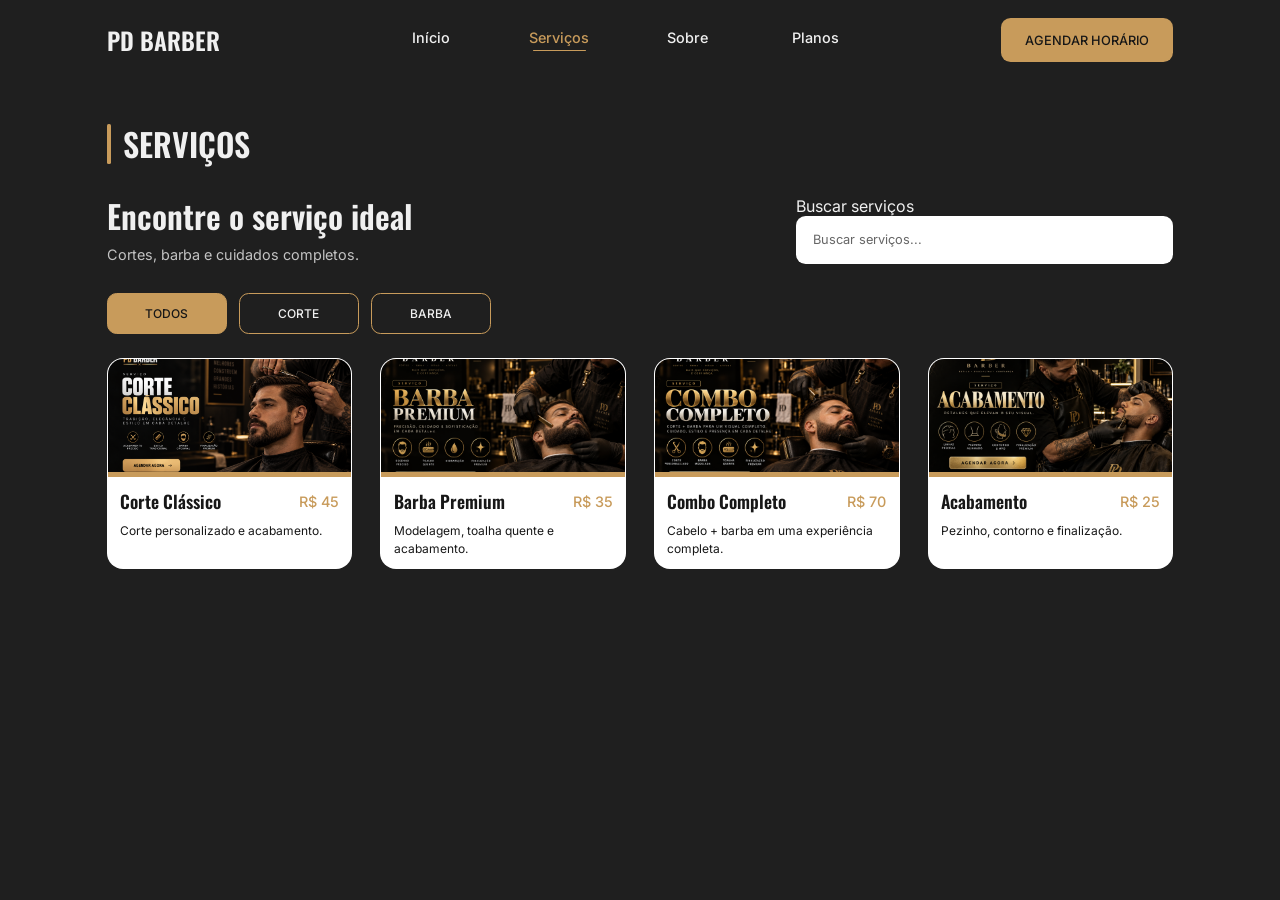
<file: assets/Pages/Servicos.html>
<!DOCTYPE html>
<html lang="pt-BR">

<head>
    <meta charset="UTF-8">
    <meta name="viewport" content="width=device-width, initial-scale=1.0">

    <title>Serviços | PD Barber</title>

    <!-- Fontes -->
    <link rel="preconnect" href="https://fonts.googleapis.com">
    <link rel="preconnect" href="https://fonts.gstatic.com" crossorigin>
    <link href="https://fonts.googleapis.com/css2?family=Inter:wght@400;500&family=Oswald:wght@600&display=swap" rel="stylesheet">

    <!-- CSS -->
    <link rel="stylesheet" href="../Styles/Servicos.css">
</head>

<body>

    <!-- Cabeçalho -->
    <header class="cabecalho">
        <a href="../../index.html" class="logo">PD BARBER</a>

        <!-- Navegação desktop -->
        <nav class="navegacao-principal" aria-label="Navegação principal">
            <a href="../../index.html" class="nav-item">
                <span>Início</span>
                <span class="nav-indicador"></span>
            </a>

            <a href="Servicos.html" class="nav-item ativo" aria-current="page">
                <span>Serviços</span>
                <span class="nav-indicador"></span>
            </a>

            <a href="Sobre.html" class="nav-item">
                <span>Sobre</span>
                <span class="nav-indicador"></span>
            </a>

            <a href="Planos.html" class="nav-item">
                <span>Planos</span>
                <span class="nav-indicador"></span>
            </a>
        </nav>

        <a href="Profissionais.html" class="botao botao-header">AGENDAR HORÁRIO</a>

        <!-- Cabeçalho mobile -->
        <a href="../../index.html" class="cabecalho-mobile-voltar" aria-label="Voltar para o início">‹</a>
        <span class="cabecalho-mobile-titulo" aria-hidden="true">SERVIÇOS</span>
    </header>

    <!-- Conteúdo principal -->
    <main class="pagina">
        <div class="conteudo">

            <!-- Título -->
            <header class="titulo-secao titulo-principal">
                <span class="titulo-acento"></span>
                <h1>SERVIÇOS</h1>
            </header>

            <!-- Introdução -->
            <section class="introducao-servicos" aria-labelledby="titulo-introducao">
                <div class="introducao-texto">
                    <h2 id="titulo-introducao">Encontre o serviço ideal</h2>
                    <p>Cortes, barba e cuidados completos.</p>
                </div>

                <form class="campo-busca" role="search">
                    <label for="buscar-servico">Buscar serviços</label>
                    <input type="search" id="buscar-servico" name="busca" placeholder="Buscar serviços...">
                </form>
            </section>

            <!-- Catálogo -->
            <fieldset class="catalogo-servicos">
                <!-- Filtros -->
                <input type="radio" name="filtro-servicos" id="filtro-todos" class="filtro-radio" checked>
                <input type="radio" name="filtro-servicos" id="filtro-corte" class="filtro-radio">
                <input type="radio" name="filtro-servicos" id="filtro-barba" class="filtro-radio">

                <div class="filtros">
                    <label for="filtro-todos" class="filtro">TODOS</label>
                    <label for="filtro-corte" class="filtro">CORTE</label>
                    <label for="filtro-barba" class="filtro">BARBA</label>
                </div>

                <!-- Serviços -->
                <ul class="lista-servicos">

                    <li class="servico-item corte">
                        <article class="servico-card">
                            <a href="DetalhesServicos.html#corte-classico" class="servico-link">
                                <img class="servico-imagem" src="../img/CorteClassico.png" alt="Corte clássico masculino">

                                <div class="card-linha-dourada"></div>

                                <div class="servico-informacoes">
                                    <div class="servico-topo">
                                        <h2>Corte Clássico</h2>
                                        <span class="preco">R$ 45</span>
                                    </div>

                                    <p>Corte personalizado e acabamento.</p>
                                </div>
                            </a>
                        </article>
                    </li>

                    <li class="servico-item barba">
                        <article class="servico-card">
                            <a href="DetalhesServicos.html#barba-premium" class="servico-link">
                                <img class="servico-imagem" src="../img/BarbaPremium.png" alt="Serviço de barba premium">

                                <div class="card-linha-dourada"></div>

                                <div class="servico-informacoes">
                                    <div class="servico-topo">
                                        <h2>Barba Premium</h2>
                                        <span class="preco">R$ 35</span>
                                    </div>

                                    <p>Modelagem, toalha quente e acabamento.</p>
                                </div>
                            </a>
                        </article>
                    </li>

                    <li class="servico-item corte barba">
                        <article class="servico-card">
                            <a href="DetalhesServicos.html#combo-completo" class="servico-link">
                                <img class="servico-imagem" src="../img/ComboCompleto.png" alt="Combo completo de cabelo e barba">

                                <div class="card-linha-dourada"></div>

                                <div class="servico-informacoes">
                                    <div class="servico-topo">
                                        <h2>Combo Completo</h2>
                                        <span class="preco">R$ 70</span>
                                    </div>

                                    <p>Cabelo + barba em uma experiência completa.</p>
                                </div>
                            </a>
                        </article>
                    </li>

                    <li class="servico-item corte">
                        <article class="servico-card">
                            <a href="DetalhesServicos.html#acabamento" class="servico-link">
                                <img class="servico-imagem" src="../img/Acabamento.png" alt="Serviço de acabamento">

                                <div class="card-linha-dourada"></div>

                                <div class="servico-informacoes">
                                    <div class="servico-topo">
                                        <h2>Acabamento</h2>
                                        <span class="preco">R$ 25</span>
                                    </div>

                                    <p>Pezinho, contorno e finalização.</p>
                                </div>
                            </a>
                        </article>
                    </li>
                </ul>
            </fieldset>
        </div>
    </main>
</body>
</html>
</file>
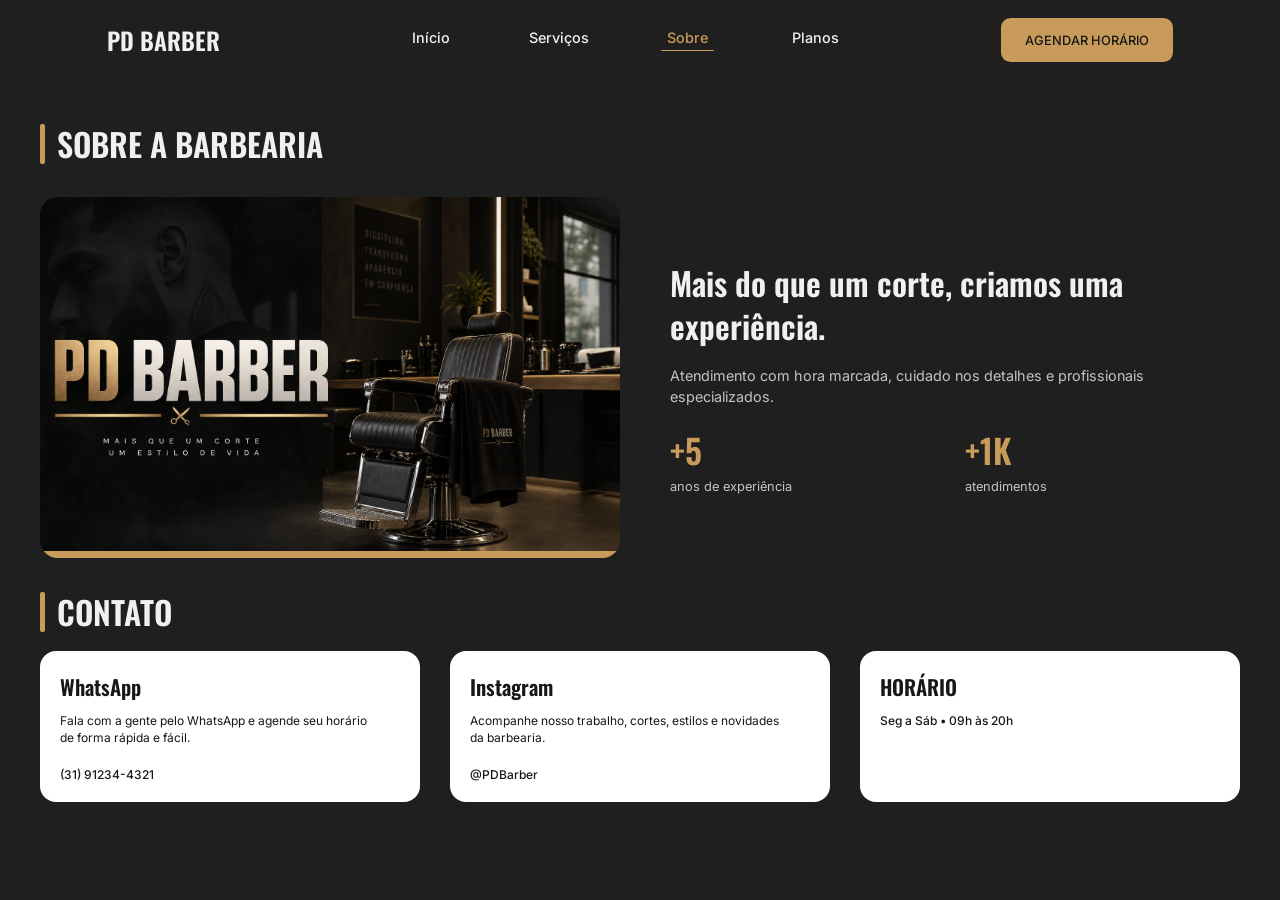
<file: assets/Pages/Sobre.html>
<!DOCTYPE html>
<html lang="pt-BR">

<head>
    <meta charset="UTF-8">
    <meta name="viewport" content="width=device-width, initial-scale=1.0">

    <title>Sobre | PD Barber</title>

    <!-- Fontes -->
    <link rel="preconnect" href="https://fonts.googleapis.com">
    <link rel="preconnect" href="https://fonts.gstatic.com" crossorigin>
    <link href="https://fonts.googleapis.com/css2?family=Inter:wght@400;500&family=Oswald:wght@600&display=swap" rel="stylesheet">

    <!-- CSS -->
    <link rel="stylesheet" href="../Styles/Sobre.css">
</head>

<body>

    <!-- Cabeçalho -->
    <header class="cabecalho">
        <a href="../../index.html" class="logo">PD BARBER</a>

        <!-- Navegação desktop -->
        <nav class="navegacao-principal" aria-label="Navegação principal">
            <a href="../../index.html" class="nav-item">
                <span>Início</span>
                <span class="nav-indicador"></span>
            </a>

            <a href="Servicos.html" class="nav-item">
                <span>Serviços</span>
                <span class="nav-indicador"></span>
            </a>

            <a href="Sobre.html" class="nav-item ativo" aria-current="page">
                <span>Sobre</span>
                <span class="nav-indicador"></span>
            </a>

            <a href="Planos.html" class="nav-item">
                <span>Planos</span>
                <span class="nav-indicador"></span>
            </a>
        </nav>

        <a href="Profissionais.html" class="botao botao-header">AGENDAR HORÁRIO</a>

        <!-- Cabeçalho mobile -->
        <a href="../../index.html" class="cabecalho-mobile-voltar" aria-label="Voltar para o início">&lt;</a>
        <span class="cabecalho-mobile-titulo">SOBRE</span>
    </header>

    <!-- Conteúdo -->
    <main class="pagina">
        <div class="conteudo">

            <!-- Sobre -->
            <section class="apresentacao" aria-labelledby="titulo-sobre">

                <!-- Título -->
                <header class="titulo-secao titulo-sobre">
                    <span class="titulo-acento"></span>
                    <h1 id="titulo-sobre">SOBRE A BARBEARIA</h1>
                </header>

                <!-- Imagem -->
                <figure class="imagem-barbearia">
                    <img src="../img/PDBarber.png" alt="Interior da PD Barber">
                    <span class="linha-dourada" aria-hidden="true"></span>
                </figure>

                <!-- Informações -->
                <div class="texto-institucional">
                    <h2>Mais do que um corte, criamos uma experiência.</h2>
                    <p>Atendimento com hora marcada, cuidado nos detalhes e profissionais especializados.</p>

                    <!-- Números -->
                    <div class="numeros">
                        <div class="numero-item">
                            <strong>+5</strong>
                            <span>anos de experiência</span>
                        </div>

                        <div class="numero-item">
                            <strong>+1K</strong>
                            <span>atendimentos</span>
                        </div>
                    </div>
                </div>
            </section>

            <!-- Contato -->
            <section class="contato" aria-labelledby="titulo-contato">
                <div class="titulo-secao">
                    <span class="titulo-acento"></span>
                    <h2 id="titulo-contato">CONTATO</h2>
                </div>

                <div class="lista-contatos">

                    <!-- WhatsApp -->
                    <article class="contato-card">
                        <h3>WhatsApp</h3>
                        <p>Fala com a gente pelo WhatsApp e agende seu horário de forma rápida e fácil.</p>
                        <a href="tel:+5531912344321" class="contato-destaque">(31) 91234-4321</a>
                    </article>

                    <!-- Instagram -->
                    <article class="contato-card">
                        <h3>Instagram</h3>
                        <p>Acompanhe nosso trabalho, cortes, estilos e novidades da barbearia.</p>
                        <span class="contato-destaque">@PDBarber</span>
                    </article>

                    <!-- Horário -->
                    <article class="contato-card horario-card">
                        <div class="titulo-horario">
                            <span class="titulo-acento"></span>
                            <h3>HORÁRIO</h3>
                        </div>

                        <p class="horario-texto">Seg a Sáb • 09h às 20h</p>
                    </article>
                </div>
            </section>
        </div>
    </main>
</body>
</html>
</file>
<file: assets/Styles/Inicio.css>
/* ==================================================
   RESET
================================================== */
* {
    margin: 0;
    padding: 0;
    box-sizing: border-box;
}

:root {
    --cor-fundo: #1f1f1f;
    --cor-dourada: #c89b5b;
    --cor-texto-claro: #f0f0f0;
    --cor-texto-secundario: #c3c3c3;
    --cor-texto-escuro: #171717;
    --cor-card: #ffffff;
    --fonte-titulo: "Oswald", sans-serif;
    --fonte-texto: "Inter", sans-serif;
    --largura-conteudo: 83%;
    --raio-menor: 0.6rem;
    --raio-card: 1rem;
    --raio-maior: 1.1rem;
}

html {
    width: 100%;
    min-height: 100%;
    scroll-behavior: smooth;
}

body {
    width: 100%;
    min-height: 100vh;
    overflow-x: hidden;
    background-color: var(--cor-fundo);
    color: var(--cor-texto-claro);
    font-family: var(--fonte-texto);
}

a {
    color: inherit;
    text-decoration: none;
}

img {
    display: block;
    max-width: 100%;
}

ul {
    list-style: none;
}

button,
input,
textarea {
    font: inherit;
}

/* ==================================================
   CABEÇALHO
================================================== */
.cabecalho {
    width: 100%;
    height: 5rem;
    display: flex;
    align-items: center;
    justify-content: space-between;
    gap: 2rem;
    padding-inline: 8%;
    background-color: var(--cor-fundo);
    position: relative;
    z-index: 10;
}

.logo {
    flex: 0 0 13%;
    font-family: var(--fonte-titulo);
    font-size: 1.5rem;
    font-weight: 600;
    white-space: nowrap;
}

.navegacao-principal {
    flex: 1;
    display: flex;
    align-items: center;
    justify-content: center;
    gap: 1rem;
}

.nav-item {
    min-width: 7rem;
    display: flex;
    flex-direction: column;
    align-items: center;
    justify-content: center;
    gap: 0.25rem;
    padding: 0.5rem 0.75rem;
    border-radius: 0.5rem;
    font-size: 0.9rem;
    font-weight: 500;
    transition: 0.2s ease;
}

.nav-item:hover {
    color: var(--cor-dourada);
    transform: translateY(-2px);
}

.nav-item.ativo {
    color: var(--cor-dourada);
}

.nav-indicador {
    width: 45%;
    height: 2px;
    display: block;
    background-color: transparent;
    border-radius: 1rem;
    transition: 0.2s ease;
}

.nav-item:hover .nav-indicador,
.nav-item.ativo .nav-indicador {
    width: 60%;
    background-color: var(--cor-dourada);
}

/* ==================================================
   MENU MOBILE
================================================== */
.menu-mobile {
    display: none;
}

.menu-mobile-botao {
    list-style: none;
}

.menu-mobile-botao::-webkit-details-marker {
    display: none;
}

/* ==================================================
   BOTÕES
================================================== */
.botao {
    display: inline-flex;
    align-items: center;
    justify-content: center;
    padding: 0.9rem 1.5rem;
    background-color: var(--cor-dourada);
    color: var(--cor-texto-escuro);
    border-radius: var(--raio-menor);
    font-size: 0.8rem;
    font-weight: 500;
    white-space: nowrap;
    transition: 0.2s ease;
}

.botao:hover {
    transform: translateY(-0.2rem);
    filter: brightness(1.08);
    box-shadow: 0 0.5rem 1rem rgba(0, 0, 0, 0.25);
}

.botao-header {
    flex: 0 0 13%;
}

/* ==================================================
   CONTEÚDO
================================================== */
.pagina {
    width: 100%;
    display: flex;
    justify-content: center;
}

.conteudo {
    width: var(--largura-conteudo);
    display: flex;
    flex-direction: column;
    gap: 3.5rem;
    padding-block: 3rem 4rem;
}

/* ==================================================
   HERO
================================================== */
.hero {
    width: 100%;
    display: flex;
    align-items: center;
    justify-content: space-between;
    gap: 4%;
}

.hero-texto {
    width: 43%;
    display: flex;
    flex-direction: column;
    align-items: flex-start;
    gap: 1.75rem;
    animation: entrada-esquerda 0.7s ease-out both;
}

.hero-texto h1 {
    width: 100%;
    font-family: var(--fonte-titulo);
    font-size: 3rem;
    font-weight: 600;
    line-height: 1.15;
}

.hero-texto p {
    width: 96%;
    font-size: 1rem;
    line-height: 1.5;
    color: var(--cor-texto-secundario);
}

.botao-hero {
    width: 13rem;
}

.hero-imagem {
    width: 50%;
    overflow: hidden;
    border-radius: var(--raio-maior);
    animation: entrada-direita 0.7s ease-out both;
}

.hero-imagem img {
    width: 100%;
    aspect-ratio: 600 / 354;
    object-fit: cover;
    transition: transform 0.6s ease;
}

.hero-imagem:hover img {
    transform: scale(1.03);
}

/* ==================================================
   DIVISOR
================================================== */
.linha-dourada {
    width: 100%;
    height: 6px;
    border: 0;
    background-color: var(--cor-dourada);
    animation: crescer-linha 0.8s ease-out both;
}

/* ==================================================
   TÍTULOS
================================================== */
.cabecalho-secao {
    width: 100%;
    display: flex;
    flex-direction: column;
    gap: 0.4rem;
}

.titulo-secao {
    width: 100%;
    display: flex;
    align-items: center;
    gap: 0.75rem;
}

.titulo-acento {
    width: 0.3rem;
    height: 1.75rem;
    display: block;
    flex-shrink: 0;
    background-color: var(--cor-dourada);
    border-radius: 0.1rem;
}

.titulo-secao h2 {
    font-family: var(--fonte-titulo);
    font-size: 1.5rem;
    font-weight: 600;
}

.descricao-secao {
    font-size: 0.8rem;
    line-height: 1.5;
    color: var(--cor-texto-secundario);
}

/* ==================================================
   SERVIÇOS
================================================== */
.servicos {
    width: 100%;
    display: flex;
    flex-direction: column;
    gap: 2.5rem;
}

.lista-servicos {
    width: 100%;
    display: grid;
    grid-template-columns: repeat(3, 1fr);
    gap: 2.5%;
    padding-inline: 4%;
}

.servico-card {
    width: 100%;
    height: 100%;
    overflow: hidden;
    background-color: var(--cor-card);
    border-radius: var(--raio-card);
    transition: 0.35s ease;
    animation: entrada-baixo 0.6s ease-out both;
}

.lista-servicos li:nth-child(2) .servico-card {
    animation-delay: 0.1s;
}

.lista-servicos li:nth-child(3) .servico-card {
    animation-delay: 0.2s;
}

.servico-card:hover {
    transform: translateY(-0.5rem);
    box-shadow: 0 1rem 2rem rgba(0, 0, 0, 0.3);
}

.servico-imagem {
    width: 100%;
    aspect-ratio: 270 / 126;
    object-fit: cover;
    transition: transform 0.5s ease;
}

.servico-card:hover .servico-imagem {
    transform: scale(1.04);
}

.card-linha-dourada {
    width: 100%;
    height: 0.3rem;
    background-color: var(--cor-dourada);
}

.servico-informacoes {
    width: 100%;
    display: flex;
    flex-direction: column;
    gap: 0.75rem;
    padding: 4.5% 5%;
}

.servico-topo {
    width: 100%;
    display: flex;
    align-items: center;
    justify-content: space-between;
    gap: 4%;
}

.servico-topo h3 {
    font-family: var(--fonte-titulo);
    font-size: 1rem;
    font-weight: 600;
    color: var(--cor-texto-escuro);
}

.preco {
    font-size: 1rem;
    font-weight: 500;
    color: var(--cor-dourada);
    white-space: nowrap;
}

.servico-informacoes p {
    font-size: 0.75rem;
    line-height: 1.45;
    color: var(--cor-texto-escuro);
}

/* ==================================================
   DESTAQUES
================================================== */
.destaques-finais {
    width: 100%;
    display: flex;
    align-items: stretch;
    justify-content: space-between;
    gap: 2.7%;
}

/* ==================================================
   PROFISSIONAIS
================================================== */
.profissionais-destaque {
    width: 67.5%;
    display: flex;
    flex-direction: column;
    gap: 2rem;
}

.lista-profissionais {
    width: 100%;
    display: grid;
    grid-template-columns: repeat(3, 1fr);
    gap: 2.2%;
}

.profissional-card {
    width: 100%;
    min-height: 19rem;
    display: flex;
    flex-direction: column;
    align-items: center;
    justify-content: center;
    gap: 1rem;
    padding: 1.5rem;
    background-color: var(--cor-card);
    border-radius: var(--raio-card);
    transition: 0.35s ease;
    animation: entrada-baixo 0.6s ease-out both;
}

.lista-profissionais li:nth-child(2) .profissional-card {
    animation-delay: 0.1s;
}

.lista-profissionais li:nth-child(3) .profissional-card {
    animation-delay: 0.2s;
}

.profissional-card:hover {
    transform: translateY(-0.5rem);
    box-shadow: 0 1rem 2rem rgba(0, 0, 0, 0.3);
}

.profissional-foto {
    width: 55%;
    min-width: 6.5rem;
    max-width: 9rem;
    aspect-ratio: 1 / 1;
    object-fit: cover;
    object-position: center 20%;
    border: 0.1rem solid var(--cor-dourada);
    border-radius: 50%;
    transition: transform 0.35s ease;
}

.profissional-card:hover .profissional-foto {
    transform: scale(1.05);
}

.profissional-card h3 {
    font-family: var(--fonte-titulo);
    font-size: 1.35rem;
    font-weight: 600;
    color: var(--cor-texto-escuro);
}

.profissional-card p {
    width: 100%;
    max-width: 14rem;
    font-size: 0.8rem;
    line-height: 1.5;
    text-align: center;
    color: var(--cor-texto-escuro);
}

/* ==================================================
   PLANOS
================================================== */
.chamada-planos {
    width: 30%;
    display: flex;
    flex-direction: column;
    align-items: flex-start;
    justify-content: center;
    gap: 1.5rem;
    padding: 2.5rem;
    border: 0.06rem solid var(--cor-dourada);
    border-radius: var(--raio-maior);
    animation: entrada-direita 0.7s ease-out both;
}

.chamada-planos > div {
    display: flex;
    flex-direction: column;
    gap: 1rem;
}

.chamada-planos h2 {
    font-family: var(--fonte-titulo);
    font-size: 1.75rem;
    font-weight: 600;
    line-height: 1.3;
}

.chamada-planos p {
    font-size: 0.8rem;
    line-height: 1.5;
    color: var(--cor-texto-secundario);
}

.botao-planos {
    width: 10rem;
}

/* ==================================================
   ANIMAÇÕES
================================================== */
@keyframes entrada-esquerda {
    from {
        opacity: 0;
        transform: translateX(-2rem);
    }
    to {
        opacity: 1;
        transform: translateX(0);
    }
}

@keyframes entrada-direita {
    from {
        opacity: 0;
        transform: translateX(2rem);
    }
    to {
        opacity: 1;
        transform: translateX(0);
    }
}

@keyframes entrada-baixo {
    from {
        opacity: 0;
        transform: translateY(1.5rem);
    }
    to {
        opacity: 1;
        transform: translateY(0);
    }
}

@keyframes crescer-linha {
    from {
        opacity: 0;
        transform: scaleX(0);
    }
    to {
        opacity: 1;
        transform: scaleX(1);
    }
}

@keyframes abrir-menu {
    from {
        opacity: 0;
        transform: translateY(-0.75rem);
    }
    to {
        opacity: 1;
        transform: translateY(0);
    }
}

/* ==================================================
   TABLET
================================================== */
@media (max-width: 1024px) {
    .cabecalho {
        padding-inline: 5%;
    }
    .nav-item {
        min-width: 5rem;
        padding-inline: 0.5rem;
    }
    .conteudo {
        width: 90%;
    }
    .hero-texto h1 {
        font-size: 2.75rem;
    }
    .profissional-card {
        min-height: 17rem;
        padding: 1rem;
    }
    .chamada-planos {
        padding: 1.75rem;
    }
}

/* ==================================================
   MOBILE
================================================== */
@media (max-width: 768px) {
    .cabecalho {
        height: 3.75rem;
        padding-inline: 1.25rem;
    }
    .logo {
        flex: none;
        font-size: 1.4rem;
    }
    .navegacao-principal,
    .botao-header {
        display: none;
    }
    .menu-mobile {
        display: block;
        margin-left: auto;
    }
    .menu-mobile-botao {
        width: 1.5rem;
        height: 1.5rem;
        display: flex;
        flex-direction: column;
        justify-content: center;
        gap: 0.4rem;
        cursor: pointer;
    }
    .menu-mobile-botao span {
        width: 1.5rem;
        height: 2px;
        display: block;
        background-color: var(--cor-texto-claro);
        border-radius: 1rem;
        transition: transform 0.25s ease, opacity 0.25s ease;
    }
    .menu-mobile[open] .menu-mobile-botao span:nth-child(1) {
        transform: translateY(0.6rem) rotate(45deg);
    }
    .menu-mobile[open] .menu-mobile-botao span:nth-child(2) {
        opacity: 0;
    }
    .menu-mobile[open] .menu-mobile-botao span:nth-child(3) {
        transform: translateY(-0.6rem) rotate(-45deg);
    }
    .menu-mobile-conteudo {
        width: 100%;
        display: flex;
        flex-direction: column;
        gap: 0.25rem;
        padding: 1rem 1.25rem 1.25rem;
        position: absolute;
        top: 3.75rem;
        left: 0;
        background-color: var(--cor-fundo);
        border-top: 1px solid rgba(200, 155, 91, 0.35);
        box-shadow: 0 1rem 1.5rem rgba(0, 0, 0, 0.3);
        animation: abrir-menu 0.25s ease-out both;
    }
    .menu-mobile-conteudo > a:not(.botao) {
        padding: 0.75rem 0;
        font-size: 0.9rem;
        border-bottom: 1px solid rgba(255, 255, 255, 0.08);
    }
    .menu-mobile-conteudo > a.ativo {
        color: var(--cor-dourada);
    }
    .menu-mobile-conteudo .botao {
        width: 100%;
        margin-top: 0.75rem;
    }
    .pagina {
        display: block;
    }
    .conteudo {
        width: 100%;
        gap: 0;
        padding: 0 1.25rem 1.25rem;
    }
    /* Hero */
    .hero {
        display: flex;
        flex-direction: column;
        align-items: stretch;
        gap: 0;
    }
    .hero-imagem {
        width: calc(100% + 2.5rem);
        height: 12.8rem;
        margin-left: -1.25rem;
        order: -1;
        border-radius: 0;
        border-bottom: 6px solid var(--cor-dourada);
        animation: entrada-baixo 0.6s ease-out both;
    }
    .hero-imagem img {
        width: 100%;
        height: 100%;
        aspect-ratio: auto;
        object-fit: cover;
    }
    .hero-texto {
        width: 100%;
        min-height: 12.9rem;
        justify-content: space-between;
        gap: 0.4rem;
        padding: 0.6rem 0;
        animation: entrada-esquerda 0.6s ease-out both;
    }
    .hero-texto h1 {
        font-size: 2.1rem;
        line-height: 1.18;
    }
    .hero-texto p {
        width: 15rem;
        font-size: 0.8rem;
        line-height: 1.4;
    }
    .botao-hero {
        width: 10.6rem;
        padding: 0.7rem 1rem;
        font-size: 0.75rem;
    }
    .linha-dourada {
        display: none;
    }
    /* Títulos */
    .titulo-secao {
        gap: 0.5rem;
    }
    .titulo-acento {
        width: 0.25rem;
        height: 1.25rem;
    }
    .titulo-secao h2 {
        font-size: 1.25rem;
    }
    .descricao-secao {
        font-size: 0.75rem;
    }
    /* Serviços */
    .servicos {
        gap: 0.25rem;
        padding-block: 0.6rem;
    }
    .cabecalho-secao {
        gap: 0.25rem;
    }
    .lista-servicos {
        grid-template-columns: repeat(3, 1fr);
        gap: 0.75rem;
        padding: 2px 0;
    }
    .servico-card {
        height: 4.25rem;
        display: flex;
        align-items: center;
        justify-content: center;
        border-radius: 0.9rem;
        animation: entrada-baixo 0.5s ease-out both;
    }
    .servico-imagem,
    .card-linha-dourada,
    .servico-informacoes > p {
        display: none;
    }
    .servico-informacoes {
        height: 100%;
        align-items: center;
        justify-content: center;
        gap: 0;
        padding: 0.3rem 0.5rem;
    }
    .servico-topo {
        height: 100%;
        flex-direction: column;
        justify-content: center;
        gap: 2px;
    }
    .servico-topo h3 {
        font-family: var(--fonte-texto);
        font-size: 0.75rem;
        font-weight: 500;
        text-align: center;
    }
    .preco {
        font-size: 0.75rem;
    }
    /* Destaques */
    .destaques-finais {
        flex-direction: column;
        gap: 0;
    }
    /* Profissionais */
    .profissionais-destaque {
        width: 100%;
        gap: 6px;
        padding-block: 0.6rem;
    }
    .lista-profissionais {
        grid-template-columns: repeat(3, 1fr);
        gap: 2rem;
        padding: 0.6rem 1.4rem;
    }
    .profissional-card {
        min-height: auto;
        gap: 6px;
        padding: 0;
        background-color: transparent;
        border-radius: 0;
        animation: entrada-baixo 0.5s ease-out both;
    }
    .profissional-card:hover {
        transform: translateY(-0.25rem);
        box-shadow: none;
    }
    .profissional-foto {
        width: 3.6rem;
        min-width: 3.6rem;
        max-width: 3.6rem;
        border-width: 1px;
    }
    .profissional-card h3 {
        font-family: var(--fonte-texto);
        font-size: 0.7rem;
        font-weight: 500;
        color: var(--cor-texto-claro);
    }
    .profissional-card p {
        display: none;
    }
    /* Planos */
    .chamada-planos {
        width: calc(100% + 2.5rem);
        min-height: 6.6rem;
        flex-direction: row;
        align-items: center;
        justify-content: space-between;
        gap: 1rem;
        margin-left: -1.25rem;
        padding: 0.6rem 1.25rem;
        border: 0;
        border-radius: 0;
        animation: entrada-baixo 0.6s ease-out both;
    }
    .chamada-planos > div {
        gap: 0;
    }
    .chamada-planos h2 {
        font-size: 1.4rem;
        line-height: 1.35;
    }
    .chamada-planos p {
        display: none;
    }
    .botao-planos {
        width: 10rem;
        min-height: 2.6rem;
        font-size: 0.75rem;
        box-shadow: 0 0.25rem 0.25rem rgba(0, 0, 0, 0.5);
    }
}

/* ==================================================
   MOBILE PEQUENO
================================================== */
@media (max-width: 368px) {
    .lista-servicos {
        gap: 0.5rem;
    }
    .servico-topo h3 {
        font-size: 0.7rem;
    }
    .lista-profissionais {
        gap: 1rem;
        padding-inline: 0.75rem;
    }
    .chamada-planos h2 {
        font-size: 1.1rem;
    }
    .botao-planos {
        width: 8rem;
    }
}
</file>
<file: assets/Styles/Agendamentos.css>
/* ==================================================
   RESET
================================================== */

* {
    margin: 0;
    padding: 0;
    box-sizing: border-box;
}

:root {
    --cor-fundo: #1f1f1f;
    --cor-dourada: #c89b5b;
    --cor-texto-claro: #f0f0f0;
    --cor-texto-secundario: #c3c3c3;
    --cor-texto-escuro: #171717;
    --cor-card: #ffffff;
    --cor-borda: #d8d2c8;
    --fonte-titulo: "Oswald", sans-serif;
    --fonte-texto: "Inter", sans-serif;
    --largura-conteudo: 83.33%;
    --raio-menor: 0.6rem;
    --raio-card: 1rem;
    --raio-maior: 1.1rem;
}

html {
    width: 100%;
    min-height: 100%;
    scroll-behavior: smooth;
}

body {
    width: 100%;
    min-height: 100vh;
    min-height: 100dvh;
    display: flex;
    flex-direction: column;
    overflow-x: hidden;
    background-color: var(--cor-fundo);
    color: var(--cor-texto-claro);
    font-family: var(--fonte-texto);
}

a {
    color: inherit;
    text-decoration: none;
}

button,
input,
textarea {
    font: inherit;
}


/* ==================================================
   CABEÇALHO
================================================== */

.cabecalho {
    width: 100%;
    height: 5rem;
    display: flex;
    align-items: center;
    justify-content: space-between;
    gap: 2rem;
    padding-inline: 8.33%;
    position: relative;
    z-index: 10;
    background-color: var(--cor-fundo);
}

.logo {
    flex: 0 0 13%;
    font-family: var(--fonte-titulo);
    font-size: 1.5rem;
    font-weight: 600;
    white-space: nowrap;
}

.navegacao-principal {
    flex: 1;
    display: flex;
    align-items: center;
    justify-content: center;
    gap: 1rem;
}

.nav-item {
    min-width: 7rem;
    display: flex;
    flex-direction: column;
    align-items: center;
    justify-content: center;
    gap: 0.25rem;
    padding: 0.5rem 0.75rem;
    border-radius: 0.5rem;
    font-size: 0.9rem;
    font-weight: 500;
    transition: color 0.2s ease, transform 0.2s ease;
}

.nav-item:hover {
    color: var(--cor-dourada);
    transform: translateY(-0.12rem);
}

.nav-indicador {
    width: 45%;
    height: 0.12rem;
    display: block;
    background-color: transparent;
    border-radius: 1rem;
    transition: width 0.2s ease, background-color 0.2s ease;
}

.nav-item:hover .nav-indicador {
    width: 60%;
    background-color: var(--cor-dourada);
}


/* ==================================================
   CABEÇALHO MOBILE
================================================== */

.cabecalho-mobile-voltar,
.cabecalho-mobile-titulo {
    display: none;
}


/* ==================================================
   BOTÕES
================================================== */

.botao {
    display: inline-flex;
    align-items: center;
    justify-content: center;
    padding: 0.9rem 1.5rem;
    background-color: var(--cor-dourada);
    color: var(--cor-texto-escuro);
    border-radius: var(--raio-menor);
    font-size: 0.8rem;
    font-weight: 500;
    white-space: nowrap;
    cursor: pointer;
    transition: transform 0.2s ease, filter 0.2s ease, box-shadow 0.2s ease;
}

.botao:hover {
    transform: translateY(-0.19rem);
    filter: brightness(1.08);
    box-shadow: 0 0.5rem 1rem rgba(0, 0, 0, 0.25);
}

.botao-header {
    flex: 0 0 13%;
}


/* ==================================================
   FLUXO
================================================== */

.fluxo-paginas,
.fluxo-agendamento {
    width: 100%;
    flex: 1;
}

.fluxo-agendamento {
    min-height: 100%;
}

.profissional-target,
.controle-tela,
.opcao-input {
    position: absolute;
    width: 0.06rem;
    height: 0.06rem;
    opacity: 0;
    pointer-events: none;
}


/* ==================================================
   TELAS
================================================== */

.pagina {
    width: 100%;
    min-height: calc(100dvh - 5rem);
    justify-content: center;
}

.tela-agendamento {
    display: flex;
}

.tela-confirmacao,
.tela-sucesso {
    display: none;
}

#etapa-confirmacao:checked ~ .tela-agendamento {
    display: none;
}

#etapa-confirmacao:checked ~ .tela-confirmacao {
    display: flex;
    animation: entrada-tela 0.45s ease-out both;
}

#agendamento-concluido:checked ~ .tela-agendamento,
#agendamento-concluido:checked ~ .tela-confirmacao {
    display: none;
}

#agendamento-concluido:checked ~ .tela-sucesso {
    display: flex;
    animation: entrada-tela 0.45s ease-out both;
}


/* ==================================================
   CONTEÚDO
================================================== */

.conteudo {
    width: var(--largura-conteudo);
    max-width: 75rem;
    display: flex;
    flex-direction: column;
    gap: 1.6rem;
    margin-inline: auto;
    padding-block: 2.5rem 3rem;
}


/* ==================================================
   TÍTULOS
================================================== */

.titulo-secao {
    width: 100%;
    display: flex;
    align-items: center;
    gap: 0.75rem;
}

.titulo-acento {
    width: 0.3rem;
    height: 2.5rem;
    display: block;
    flex-shrink: 0;
    background-color: var(--cor-dourada);
    border-radius: 0.12rem;
}

.titulo-secao h1,
.titulo-secao h2 {
    font-family: var(--fonte-titulo);
    font-size: 2rem;
    font-weight: 600;
}

.titulo-secao-menor .titulo-acento {
    height: 1.75rem;
}

.titulo-secao-menor h2 {
    font-size: 1.5rem;
}


/* ==================================================
   INTRODUÇÃO
================================================== */

.cabecalho-agendamento {
    display: flex;
    flex-direction: column;
    gap: 1.5rem;
}

.introducao-agendamento {
    width: 100%;
    display: flex;
    flex-direction: column;
    gap: 0.5rem;
}

.introducao-agendamento h2 {
    font-family: var(--fonte-titulo);
    font-size: 2.1rem;
    font-weight: 600;
}

.introducao-agendamento p {
    font-size: 0.9rem;
    color: var(--cor-texto-secundario);
}


/* ==================================================
   COLUNAS
================================================== */

.agendamento-colunas {
    width: 100%;
    display: grid;
    grid-template-columns: 58% 38%;
    justify-content: space-between;
    gap: 4%;
}

.data-horario {
    width: 100%;
    display: flex;
    flex-direction: column;
    gap: 1.5rem;
}

.grupo-agendamento {
    width: 100%;
    display: flex;
    flex-direction: column;
    gap: 0.9rem;
    border: 0;
}


/* ==================================================
   SERVIÇOS
================================================== */

.lista-servicos-agendamento {
    width: 100%;
    display: grid;
    grid-template-columns: repeat(2, 1fr);
    gap: 0.75rem;
}

.opcao-servico {
    min-height: 3.25rem;
    display: flex;
    align-items: center;
    justify-content: center;
    padding: 0.75rem 1rem;
    background-color: transparent;
    color: var(--cor-texto-claro);
    border: 0.06rem solid var(--cor-borda);
    border-radius: var(--raio-menor);
    font-size: 0.8rem;
    font-weight: 500;
    text-align: center;
    cursor: pointer;
    transition: transform 0.2s ease, background-color 0.2s ease, border-color 0.2s ease;
}

.opcao-servico:hover {
    transform: translateY(-0.12rem);
    border-color: var(--cor-dourada);
}

.opcao-input:checked + .opcao-servico {
    background-color: var(--cor-dourada);
    color: var(--cor-texto-escuro);
    border-color: var(--cor-dourada);
}


/* ==================================================
   DIAS
================================================== */

.lista-dias {
    width: 100%;
    display: grid;
    grid-template-columns: repeat(3, 1fr);
    gap: 0.75rem;
}

.opcao-dia {
    min-height: 2.9rem;
    display: flex;
    align-items: center;
    justify-content: center;
    padding: 0.75rem 1rem;
    background-color: var(--cor-card);
    color: var(--cor-texto-escuro);
    border: 0.06rem solid transparent;
    border-radius: var(--raio-menor);
    font-size: 0.8rem;
    font-weight: 500;
    cursor: pointer;
    transition: transform 0.2s ease, background-color 0.2s ease, border-color 0.2s ease;
}

.opcao-dia:hover {
    transform: translateY(-0.12rem);
    border-color: var(--cor-dourada);
}

.opcao-input:checked + .opcao-dia {
    background-color: var(--cor-dourada);
    border-color: var(--cor-dourada);
}


/* ==================================================
   HORÁRIOS
================================================== */

.lista-horarios {
    width: 100%;
    display: grid;
    grid-template-columns: repeat(3, 1fr);
    gap: 0.75rem;
}

.opcao-horario {
    min-height: 2.75rem;
    display: flex;
    align-items: center;
    justify-content: center;
    padding: 0.75rem 1rem;
    background-color: transparent;
    color: var(--cor-texto-claro);
    border: 0.06rem solid var(--cor-borda);
    border-radius: var(--raio-menor);
    font-size: 0.8rem;
    font-weight: 500;
    cursor: pointer;
    transition: transform 0.2s ease, background-color 0.2s ease, border-color 0.2s ease;
}

.opcao-horario:hover {
    transform: translateY(-0.12rem);
    border-color: var(--cor-dourada);
}

.opcao-input:checked + .opcao-horario {
    background-color: var(--cor-dourada);
    color: var(--cor-texto-escuro);
    border-color: var(--cor-dourada);
}


/* ==================================================
   COMENTÁRIOS
================================================== */

.comentarios-confirmacao {
    width: 100%;
    min-height: 31rem;
    display: flex;
    flex-direction: column;
    align-items: flex-start;
    gap: 1.25rem;
    padding: 1.25rem;
    border: 0.06rem solid var(--cor-texto-secundario);
    border-radius: var(--raio-maior);
}

.campo-comentarios {
    width: 100%;
    min-height: 9.4rem;
    padding: 1rem;
    resize: vertical;
    background-color: var(--cor-card);
    color: var(--cor-texto-escuro);
    border: 0;
    outline: 0;
    border-radius: 0.75rem;
    font-size: 0.8rem;
    line-height: 1.5;
}

.campo-comentarios::placeholder {
    color: #666666;
}

.campo-comentarios:focus {
    outline: 0.12rem solid var(--cor-dourada);
}

.botao-agendar {
    width: 13.75rem;
    margin-top: auto;
    opacity: 0.45;
    pointer-events: none;
}

.fluxo-agendamento:has(input[name="servico"]:checked) .botao-agendar {
    opacity: 1;
    pointer-events: auto;
}


/* ==================================================
   VERIFICAÇÃO
================================================== */

.conteudo-confirmacao {
    max-width: 52rem;
}

.cabecalho-confirmacao {
    width: 100%;
    display: flex;
    flex-direction: column;
    gap: 0.5rem;
}

.cabecalho-confirmacao > p {
    font-size: 0.9rem;
    color: var(--cor-texto-secundario);
}

.resumo-agendamento {
    width: 100%;
    display: grid;
    grid-template-columns: repeat(2, 1fr);
    gap: 1.5rem;
}

.verificacao-grupo {
    width: 100%;
    display: flex;
    flex-direction: column;
    gap: 0.75rem;
}

.verificacao-caixa {
    width: 100%;
    min-height: 4.5rem;
    display: flex;
    align-items: center;
    padding: 0 1.25rem;
    border: 0.12rem solid var(--cor-card);
    border-radius: var(--raio-menor);
}

.valor-profissional,
.valor-servico,
.valor-dia,
.valor-horario {
    width: 100%;
    display: none;
    align-items: center;
    justify-content: space-between;
    gap: 1rem;
}

.profissional-nao-informado {
    display: flex;
}

.valor-principal {
    font-family: var(--fonte-titulo);
    font-size: 1.6rem;
    font-weight: 600;
    color: var(--cor-texto-claro);
}

.valor-destaque {
    font-family: var(--fonte-titulo);
    font-size: 1.25rem;
    font-weight: 600;
    color: var(--cor-dourada);
    text-align: right;
    white-space: nowrap;
}


/* ==================================================
   PROFISSIONAL DA URL
================================================== */

.fluxo-agendamento:has(#gabriel:target) .profissional-nao-informado,
.fluxo-agendamento:has(#lucas:target) .profissional-nao-informado,
.fluxo-agendamento:has(#andre:target) .profissional-nao-informado,
.fluxo-agendamento:has(#bruna:target) .profissional-nao-informado,
.fluxo-agendamento:has(#aline:target) .profissional-nao-informado,
.fluxo-agendamento:has(#flavia:target) .profissional-nao-informado {
    display: none;
}

.fluxo-agendamento:has(#gabriel:target) .profissional-gabriel,
.fluxo-agendamento:has(#lucas:target) .profissional-lucas,
.fluxo-agendamento:has(#andre:target) .profissional-andre,
.fluxo-agendamento:has(#bruna:target) .profissional-bruna,
.fluxo-agendamento:has(#aline:target) .profissional-aline,
.fluxo-agendamento:has(#flavia:target) .profissional-flavia {
    display: flex;
}


/* ==================================================
   SERVIÇO SELECIONADO
================================================== */

.fluxo-agendamento:has(#servico-corte-classico:checked) .valor-corte-classico,
.fluxo-agendamento:has(#servico-barba-premium:checked) .valor-barba-premium,
.fluxo-agendamento:has(#servico-combo-completo:checked) .valor-combo-completo,
.fluxo-agendamento:has(#servico-acabamento:checked) .valor-acabamento {
    display: flex;
}


/* ==================================================
   DIA SELECIONADO
================================================== */

.fluxo-agendamento:has(#dia-seg-12:checked) .valor-seg-12,
.fluxo-agendamento:has(#dia-ter-13:checked) .valor-ter-13,
.fluxo-agendamento:has(#dia-qua-14:checked) .valor-qua-14,
.fluxo-agendamento:has(#dia-qui-15:checked) .valor-qui-15,
.fluxo-agendamento:has(#dia-sex-16:checked) .valor-sex-16,
.fluxo-agendamento:has(#dia-sab-17:checked) .valor-sab-17 {
    display: flex;
}


/* ==================================================
   HORÁRIO SELECIONADO
================================================== */

.fluxo-agendamento:has(#hora-0900:checked) .valor-0900,
.fluxo-agendamento:has(#hora-1030:checked) .valor-1030,
.fluxo-agendamento:has(#hora-1300:checked) .valor-1300,
.fluxo-agendamento:has(#hora-1430:checked) .valor-1430,
.fluxo-agendamento:has(#hora-1700:checked) .valor-1700,
.fluxo-agendamento:has(#hora-1830:checked) .valor-1830 {
    display: flex;
}


/* ==================================================
   AÇÕES DA VERIFICAÇÃO
================================================== */

.rodape-confirmacao {
    width: 100%;
    display: flex;
    flex-direction: column;
    align-items: center;
    gap: 1rem;
    margin-top: auto;
}

.mensagem-confirmacao {
    font-size: 0.8rem;
    text-align: center;
    color: var(--cor-texto-secundario);
}

.acoes-confirmacao {
    width: 100%;
    display: flex;
    justify-content: center;
    gap: 1.1rem;
}

.botao-confirmar,
.botao-alterar {
    min-width: 17.5rem;
}

.botao-alterar {
    background-color: transparent;
    color: var(--cor-texto-claro);
    border: 0.06rem solid var(--cor-dourada);
}

.botao-alterar:hover {
    background-color: var(--cor-dourada);
    color: var(--cor-texto-escuro);
}

.aviso-confirmacao {
    font-size: 0.75rem;
    text-align: center;
    color: var(--cor-texto-secundario);
}


/* ==================================================
   SUCESSO
================================================== */

.tela-sucesso {
    min-height: calc(100dvh - 5rem);
    align-items: center;
    justify-content: center;
}

.conteudo-sucesso {
    width: 90%;
    max-width: 34rem;
    display: flex;
    flex-direction: column;
    align-items: center;
    gap: 1.25rem;
    padding: 3rem;
    border: 0.06rem solid var(--cor-dourada);
    border-radius: var(--raio-maior);
    text-align: center;
}

.icone-sucesso {
    width: 5rem;
    aspect-ratio: 1 / 1;
    display: flex;
    align-items: center;
    justify-content: center;
    background-color: var(--cor-dourada);
    color: var(--cor-texto-escuro);
    border-radius: 50%;
    font-size: 2.75rem;
    font-weight: 600;
    animation: entrada-check 0.5s ease-out 0.15s both;
}

.texto-sucesso {
    display: flex;
    flex-direction: column;
    align-items: center;
    gap: 0.4rem;
}

.texto-sucesso h1 {
    font-family: var(--fonte-titulo);
    font-size: 2.5rem;
    font-weight: 600;
}

.texto-sucesso p {
    font-size: 1rem;
}

.texto-sucesso span {
    font-size: 0.9rem;
    color: var(--cor-texto-secundario);
}

.botao-inicio {
    min-width: 13rem;
    margin-top: 0.5rem;
}


/* ==================================================
   ANIMAÇÕES
================================================== */

@keyframes entrada-tela {
    from {
        opacity: 0;
        transform: translateY(1rem);
    }
    to {
        opacity: 1;
        transform: translateY(0);
    }
}

@keyframes entrada-check {
    from {
        opacity: 0;
        transform: scale(0.5);
    }
    to {
        opacity: 1;
        transform: scale(1);
    }
}

#etapa-confirmacao:checked ~ .tela-confirmacao .cabecalho-confirmacao {
    animation: entrada-item 0.45s ease-out 0.05s both;
}

#etapa-confirmacao:checked ~ .tela-confirmacao .verificacao-grupo:nth-child(1) {
    animation: entrada-item 0.45s ease-out 0.1s both;
}

#etapa-confirmacao:checked ~ .tela-confirmacao .verificacao-grupo:nth-child(2) {
    animation: entrada-item 0.45s ease-out 0.17s both;
}

#etapa-confirmacao:checked ~ .tela-confirmacao .verificacao-grupo:nth-child(3) {
    animation: entrada-item 0.45s ease-out 0.24s both;
}

#etapa-confirmacao:checked ~ .tela-confirmacao .verificacao-grupo:nth-child(4) {
    animation: entrada-item 0.45s ease-out 0.31s both;
}

#etapa-confirmacao:checked ~ .tela-confirmacao .rodape-confirmacao {
    animation: entrada-item 0.45s ease-out 0.38s both;
}

@keyframes entrada-item {
    from {
        opacity: 0;
        transform: translateY(0.75rem);
    }
    to {
        opacity: 1;
        transform: translateY(0);
    }
}


/* ==================================================
   TABLET
================================================== */

@media (max-width: 1024px) {

    .cabecalho {
        padding-inline: 5%;
    }

    .nav-item {
        min-width: 5rem;
        padding-inline: 0.5rem;
    }

    .conteudo {
        width: 90%;
        max-width: none;
    }

    .agendamento-colunas {
        grid-template-columns: 1fr;
    }

    .comentarios-confirmacao {
        min-height: auto;
    }

    .botao-agendar {
        margin-top: 1rem;
    }
}


/* ==================================================
   MOBILE
================================================== */

@media (max-width: 768px) {

    .cabecalho {
        width: 100%;
        height: 3.75rem;
        flex-shrink: 0;
        justify-content: center;
        padding-inline: 1rem;
    }

    .logo,
    .navegacao-principal,
    .botao-header {
        display: none;
    }

    .cabecalho-mobile-voltar {
        width: 2.5rem;
        height: 2.5rem;
        align-items: center;
        justify-content: center;
        position: absolute;
        left: 1rem;
        font-size: 1.4rem;
        font-weight: 500;
        cursor: pointer;
        border-radius: 0.6rem;
    }

    .cabecalho-mobile-titulo {
        font-family: var(--fonte-titulo);
        font-size: 1.1rem;
        font-weight: 600;
    }

    .mobile-voltar-agendamento,
    .titulo-mobile-agendamento {
        display: flex;
    }

    .mobile-voltar-confirmacao,
    .titulo-mobile-confirmacao,
    .titulo-mobile-sucesso {
        display: none;
    }

    body:has(#etapa-confirmacao:checked) .mobile-voltar-agendamento,
    body:has(#etapa-confirmacao:checked) .titulo-mobile-agendamento {
        display: none;
    }

    body:has(#etapa-confirmacao:checked) .mobile-voltar-confirmacao,
    body:has(#etapa-confirmacao:checked) .titulo-mobile-confirmacao {
        display: flex;
    }

    body:has(#agendamento-concluido:checked) .mobile-voltar-agendamento,
    body:has(#agendamento-concluido:checked) .mobile-voltar-confirmacao,
    body:has(#agendamento-concluido:checked) .titulo-mobile-agendamento,
    body:has(#agendamento-concluido:checked) .titulo-mobile-confirmacao {
        display: none;
    }

    body:has(#agendamento-concluido:checked) .titulo-mobile-sucesso {
        display: flex;
    }


    /* Página */

    .pagina {
        min-height: calc(100dvh - 3.75rem);
    }

    .conteudo {
        width: 100%;
        max-width: none;
        min-height: 100%;
        gap: 1.1rem;
        padding: 0.9rem 1.25rem 1rem;
    }


    /* Títulos */

    .cabecalho-agendamento {
        gap: 0.75rem;
    }

    .titulo-secao {
        gap: 0.5rem;
    }

    .titulo-acento {
        width: 0.25rem;
        height: 1.25rem;
    }

    .titulo-secao h1,
    .titulo-secao h2,
    .titulo-secao-menor h2 {
        font-size: 1.25rem;
        line-height: 1.7rem;
    }

    .introducao-agendamento {
        gap: 0;
    }

    .introducao-agendamento h2 {
        font-size: 1.5rem;
        line-height: 2rem;
    }

    .introducao-agendamento p {
        font-size: 0.75rem;
        line-height: 1rem;
    }


    /* Agendamento */

    .agendamento-colunas {
        display: flex;
        flex-direction: column;
        gap: 1rem;
    }

    .data-horario {
        gap: 1.1rem;
    }

    .grupo-agendamento {
        gap: 0.6rem;
    }

    .lista-servicos-agendamento {
        grid-template-columns: repeat(2, 1fr);
        gap: 0.6rem;
    }

    .opcao-servico {
        min-height: 2.4rem;
        padding: 0.5rem;
        font-size: 0.7rem;
    }

    .lista-dias {
        grid-template-columns: repeat(3, 1fr);
        gap: 0.75rem;
    }

    .opcao-dia {
        min-height: 2.4rem;
        padding: 0.5rem;
        font-size: 0.75rem;
    }

    .lista-horarios {
        grid-template-columns: repeat(3, 1fr);
        gap: 0.75rem;
    }

    .opcao-horario {
        min-height: 2.4rem;
        padding: 0.5rem;
        font-size: 0.75rem;
    }


    /* Comentários */

    .comentarios-confirmacao {
        min-height: auto;
        gap: 0.75rem;
        padding: 0;
        border: 0;
    }

    .campo-comentarios {
        min-height: 5rem;
        padding: 0.75rem;
        border: 0.06rem solid var(--cor-borda);
        border-radius: 0.75rem;
        font-size: 0.75rem;
    }

    .botao-agendar {
        width: 100%;
        height: 2.5rem;
        margin-top: 0;
        font-size: 0.75rem;
    }


    /* Verificação */

    .conteudo-confirmacao {
        width: 100%;
        max-width: none;
        gap: 3rem;
        padding-top: 0.5rem;
    }

    .cabecalho-confirmacao {
        gap: 0.25rem;
    }

    .cabecalho-confirmacao > p {
        font-size: 0.75rem;
        line-height: 1rem;
    }

    .resumo-agendamento {
        width: 100%;
        grid-template-columns: 1fr;
        gap: 1.25rem;
    }

    .verificacao-grupo {
        width: 100%;
        justify-content: space-between;
        gap: 0.4rem;
    }

    .verificacao-caixa {
        width: 100%;
        min-height: 2.6rem;
        padding: 0 1.25rem;
        border: 0.12rem solid var(--cor-card);
        border-radius: 0.6rem;
    }

    .valor-principal {
        font-size: 1.6rem;
        line-height: 2.2rem;
    }

    .valor-destaque {
        font-size: 1.25rem;
        line-height: 1.7rem;
    }

    .rodape-confirmacao {
        gap: 0.75rem;
    }

    .mensagem-confirmacao {
        font-size: 0.75rem;
        line-height: 1rem;
    }

    .acoes-confirmacao {
        flex-direction: column;
        gap: 1rem;
    }

    .botao-confirmar,
    .botao-alterar {
        width: 100%;
        min-width: 0;
        height: 2.5rem;
        font-size: 0.75rem;
    }

    .botao-alterar {
        background-color: var(--cor-dourada);
        color: var(--cor-texto-escuro);
        border: 0;
    }

    .aviso-confirmacao {
        font-size: 0.7rem;
        line-height: 0.9rem;
    }


    /* Sucesso */

    .tela-sucesso {
        min-height: calc(100dvh - 3.75rem);
    }

    .conteudo-sucesso {
        width: calc(100% - 2.5rem);
        padding: 2rem 1rem;
    }

    .icone-sucesso {
        width: 4rem;
        font-size: 2rem;
    }

    .texto-sucesso h1 {
        font-size: 1.75rem;
    }

    .texto-sucesso p {
        font-size: 0.8rem;
    }

    .texto-sucesso span {
        font-size: 0.75rem;
    }

    .botao-inicio {
        width: 100%;
        min-width: 0;
    }
}


/* ==================================================
   MOBILE PEQUENO
================================================== */

@media (max-width: 368px) {

    .conteudo {
        padding-inline: 1rem;
    }

    .lista-servicos-agendamento {
        grid-template-columns: 1fr 1fr;
    }

    .valor-principal {
        font-size: 1.4rem;
    }

    .valor-destaque {
        font-size: 1.1rem;
    }
}


/* ==================================================
   MOVIMENTO REDUZIDO
================================================== */
</file>
<file: assets/Styles/DetalhesServicos.css>
/* ==================================================
   RESET
================================================== */

* {
    margin: 0;
    padding: 0;
    box-sizing: border-box;
}

:root {
    --cor-fundo: #1f1f1f;
    --cor-dourada: #c89b5b;
    --cor-texto-claro: #f0f0f0;
    --cor-texto-secundario: #c3c3c3;
    --cor-texto-escuro: #171717;
    --fonte-titulo: "Oswald", sans-serif;
    --fonte-texto: "Inter", sans-serif;
    --largura-conteudo: 83.33%;
    --raio-menor: 0.6rem;
    --raio-card: 1rem;
    --raio-maior: 1.1rem;
}

html {
    width: 100%;
    min-height: 100%;
    scroll-behavior: smooth;
}

body {
    width: 100%;
    min-height: 100vh;
    overflow-x: hidden;
    background-color: var(--cor-fundo);
    color: var(--cor-texto-claro);
    font-family: var(--fonte-texto);
}

a {
    color: inherit;
    text-decoration: none;
}

img {
    display: block;
    max-width: 100%;
}

ul {
    list-style: none;
}


/* ==================================================
   CABEÇALHO
================================================== */

.cabecalho {
    width: 100%;
    height: 5rem;
    display: flex;
    align-items: center;
    justify-content: space-between;
    gap: 2rem;
    padding-inline: 8.33%;
    position: relative;
    z-index: 10;
    background-color: var(--cor-fundo);
}

.logo {
    flex: 0 0 13%;
    font-family: var(--fonte-titulo);
    font-size: 1.5rem;
    font-weight: 600;
    white-space: nowrap;
}

.navegacao-principal {
    flex: 1;
    display: flex;
    align-items: center;
    justify-content: center;
    gap: 1rem;
}

.nav-item {
    min-width: 7rem;
    display: flex;
    flex-direction: column;
    align-items: center;
    justify-content: center;
    gap: 0.25rem;
    padding: 0.5rem 0.75rem;
    border-radius: 0.5rem;
    font-size: 0.9rem;
    font-weight: 500;
    transition: color 0.2s ease, transform 0.2s ease;
}

.nav-item:hover {
    color: var(--cor-dourada);
    transform: translateY(-0.12rem);
}

.nav-item.ativo {
    color: var(--cor-dourada);
}

.nav-indicador {
    width: 45%;
    height: 0.12rem;
    display: block;
    background-color: transparent;
    border-radius: 1rem;
    transition: width 0.2s ease, background-color 0.2s ease;
}

.nav-item:hover .nav-indicador,
.nav-item.ativo .nav-indicador {
    width: 60%;
    background-color: var(--cor-dourada);
}


/* ==================================================
   CABEÇALHO MOBILE
================================================== */

.cabecalho-mobile-voltar,
.cabecalho-mobile-titulo {
    display: none;
}


/* ==================================================
   BOTÕES
================================================== */

.botao,
.botao-voltar {
    display: inline-flex;
    align-items: center;
    justify-content: center;
    background-color: var(--cor-dourada);
    color: var(--cor-texto-escuro);
    border-radius: var(--raio-menor);
    font-size: 0.8rem;
    font-weight: 500;
    white-space: nowrap;
    transition: transform 0.2s ease, filter 0.2s ease, box-shadow 0.2s ease;
}

.botao {
    padding: 0.9rem 1.5rem;
}

.botao-voltar {
    width: fit-content;
    padding: 0.8rem 1.5rem;
    font-size: 0.75rem;
}

.botao:hover,
.botao-voltar:hover {
    transform: translateY(-0.19rem);
    filter: brightness(1.08);
    box-shadow: 0 0.5rem 1rem rgba(0, 0, 0, 0.25);
}

.botao-header {
    flex: 0 0 13%;
}

.botao-profissional {
    width: 14.4rem;
}


/* ==================================================
   CONTEÚDO
================================================== */

.pagina {
    width: 100%;
    display: flex;
    justify-content: center;
}

.conteudo {
    width: var(--largura-conteudo);
    display: flex;
    flex-direction: column;
    gap: 1.75rem;
    padding-block: 2.25rem 3rem;
}


/* ==================================================
   DETALHES
================================================== */

.detalhe-servico {
    width: 100%;
    display: none;
    flex-direction: column;
    gap: 1.5rem;
}

.detalhe-servico:target {
    display: flex;
    animation: entrada-detalhe 0.55s ease-out both;
}

.conteudo:not(:has(.detalhe-servico:target)) #corte-classico {
    display: flex;
    animation: entrada-detalhe 0.55s ease-out both;
}

.detalhes-servico {
    width: 100%;
    display: flex;
    align-items: stretch;
    gap: 4%;
}

.servico-imagem-principal {
    width: 54.17%;
    overflow: hidden;
    display: flex;
    flex-direction: column;
    border-radius: var(--raio-maior);
}

.servico-imagem-principal img {
    width: 100%;
    aspect-ratio: 650 / 384;
    object-fit: cover;
    transition: transform 0.5s ease;
}

.servico-imagem-principal:hover img {
    transform: scale(1.03);
}

.linha-dourada {
    width: 100%;
    height: 0.4rem;
    display: block;
    flex-shrink: 0;
    background-color: var(--cor-dourada);
}

.servico-detalhes {
    width: 41.83%;
    display: flex;
    flex-direction: column;
    align-items: flex-start;
    justify-content: center;
    gap: 1.25rem;
    padding: 1.25rem 2%;
}

.servico-titulo {
    width: 100%;
    display: flex;
    align-items: center;
    justify-content: space-between;
    gap: 5%;
}

.servico-titulo h1 {
    font-family: var(--fonte-titulo);
    font-size: 2.25rem;
    font-weight: 600;
    line-height: 1.3;
}

.preco {
    font-family: var(--fonte-titulo);
    font-size: 1.5rem;
    font-weight: 600;
    color: var(--cor-dourada);
    white-space: nowrap;
}

.servico-descricao {
    width: 100%;
    max-width: 30rem;
    font-size: 0.9rem;
    line-height: 1.5;
    color: var(--cor-texto-secundario);
}


/* ==================================================
   TÍTULOS
================================================== */

.titulo-secao {
    width: 100%;
    display: flex;
    align-items: center;
    gap: 0.75rem;
}

.titulo-acento {
    width: 0.3rem;
    height: 2rem;
    display: block;
    flex-shrink: 0;
    background-color: var(--cor-dourada);
    border-radius: 0.12rem;
}

.titulo-secao h2 {
    font-family: var(--fonte-titulo);
    font-size: 2rem;
    font-weight: 600;
}


/* ==================================================
   PROFISSIONAIS
================================================== */

.profissionais {
    width: 100%;
    display: flex;
    flex-direction: column;
    gap: 1rem;
    animation: entrada-baixo 0.6s ease-out 0.1s both;
}

.lista-profissionais {
    width: 100%;
    display: grid;
    grid-template-columns: repeat(3, 1fr);
    gap: 2%;
}

.profissional-card {
    width: 100%;
    height: 100%;
    border-radius: var(--raio-card);
    transition: background-color 0.25s ease, transform 0.25s ease;
}

.profissional-card:hover {
    background-color: rgba(255, 255, 255, 0.05);
    transform: translateY(-0.25rem);
}

.profissional-link {
    width: 100%;
    min-height: 18rem;
    display: flex;
    flex-direction: column;
    align-items: center;
    justify-content: center;
    gap: 0.5rem;
    padding: 1.1rem;
}

.profissional-foto {
    width: 60%;
    max-width: 9rem;
    aspect-ratio: 1 / 1;
    object-fit: cover;
    object-position: center 20%;
    border: 0.06rem solid var(--cor-dourada);
    border-radius: 50%;
    transition: transform 0.3s ease;
}

.profissional-card:hover .profissional-foto {
    transform: scale(1.05);
}

.profissional-card h3 {
    font-family: var(--fonte-titulo);
    font-size: 1.2rem;
    font-weight: 600;
}

.profissional-card p {
    width: 70%;
    font-size: 0.7rem;
    line-height: 1.45;
    text-align: center;
    color: var(--cor-texto-claro);
}


/* ==================================================
   GALERIA
================================================== */

.galeria {
    width: 100%;
    display: flex;
    flex-direction: column;
    gap: 0.9rem;
    animation: entrada-baixo 0.6s ease-out 0.2s both;
}

.lista-galeria {
    width: 100%;
    display: grid;
    grid-template-columns: repeat(3, 1fr);
    gap: 1.25rem;
}

.galeria-item {
    width: 100%;
    overflow: hidden;
    border-radius: 0.9rem;
    transition: transform 0.3s ease, box-shadow 0.3s ease;
}

.galeria-item:hover {
    transform: translateY(-0.25rem);
    box-shadow: 0 0.75rem 1.5rem rgba(0, 0, 0, 0.25);
}

.galeria-item img {
    width: 100%;
    aspect-ratio: 386 / 300;
    object-fit: cover;
    transition: transform 0.4s ease;
}

.galeria-item:hover img {
    transform: scale(1.04);
}


/* ==================================================
   AÇÃO
================================================== */

.acao-profissional {
    width: 100%;
    display: flex;
    flex-direction: column;
    align-items: center;
    gap: 0.5rem;
    padding-block: 1rem;
    animation: entrada-baixo 0.6s ease-out 0.3s both;
}

.acao-profissional p {
    font-size: 0.75rem;
    line-height: 1.5;
    text-align: center;
    color: var(--cor-texto-secundario);
}


/* ==================================================
   ANIMAÇÕES
================================================== */

@keyframes entrada-detalhe {
    from {
        opacity: 0;
        transform: translateY(1rem);
    }
    to {
        opacity: 1;
        transform: translateY(0);
    }
}

@keyframes entrada-baixo {
    from {
        opacity: 0;
        transform: translateY(1rem);
    }
    to {
        opacity: 1;
        transform: translateY(0);
    }
}


/* ==================================================
   TABLET
================================================== */

@media (max-width: 1024px) {

    .cabecalho {
        padding-inline: 5%;
    }

    .nav-item {
        min-width: 5rem;
        padding-inline: 0.5rem;
    }

    .conteudo {
        width: 90%;
    }

    .servico-titulo h1 {
        font-size: 1.9rem;
    }

    .profissional-link {
        min-height: 15rem;
    }
}


/* ==================================================
   MOBILE
================================================== */

@media (max-width: 768px) {

    .cabecalho {
        height: 3.75rem;
        justify-content: center;
        padding-inline: 1rem;
    }

    .logo,
    .navegacao-principal,
    .botao-header {
        display: none;
    }

    .cabecalho-mobile-voltar {
        width: 2.5rem;
        height: 2.5rem;
        display: flex;
        align-items: center;
        justify-content: center;
        position: absolute;
        left: 1rem;
        font-size: 2rem;
        font-weight: 500;
        line-height: 1;
        border-radius: 0.6rem;
        transition: background-color 0.2s ease, transform 0.2s ease;
    }

    .cabecalho-mobile-voltar:hover {
        background-color: rgba(255, 255, 255, 0.06);
        transform: translateX(-0.12rem);
    }

    .cabecalho-mobile-titulo {
        display: block;
        font-family: var(--fonte-titulo);
        font-size: 1.1rem;
        font-weight: 600;
    }

    .pagina {
        display: block;
    }

    .conteudo {
        width: 100%;
        gap: 1rem;
        padding: 0 1.25rem 1rem;
    }


    /* Detalhes */

    .detalhe-servico {
        width: 100%;
        gap: 0;
    }

    .botao-voltar {
        display: none;
    }

    .detalhes-servico {
        width: 100%;
        flex-direction: column;
        gap: 0;
    }

    .servico-imagem-principal {
        width: calc(100% + 2.5rem);
        margin-left: -1.25rem;
        border-radius: 0;
    }

    .servico-imagem-principal img {
        width: 100%;
        height: 12.4rem;
        aspect-ratio: auto;
        object-fit: cover;
    }

    .linha-dourada {
        height: 0.4rem;
    }

    .servico-detalhes {
        width: calc(100% + 2.5rem);
        min-height: 7.1rem;
        gap: 0.6rem;
        margin-left: -1.25rem;
        padding: 0.5rem 1.25rem;
    }

    .servico-titulo {
        min-height: 2.4rem;
        gap: 1.1rem;
    }

    .servico-titulo h1 {
        flex: 1;
        font-size: 1.6rem;
        line-height: 2.2rem;
    }

    .preco {
        font-size: 1.25rem;
        line-height: 1.7rem;
    }

    .servico-descricao {
        max-width: none;
        font-size: 0.75rem;
        line-height: 1rem;
    }


    /* Títulos */

    .titulo-secao {
        gap: 0.5rem;
    }

    .titulo-acento {
        width: 0.25rem;
        height: 1.25rem;
    }

    .titulo-secao h2 {
        font-size: 1.25rem;
        line-height: 1.7rem;
    }


    /* Profissionais */

    .profissionais {
        gap: 0.4rem;
        padding-block: 0.6rem;
    }

    .lista-profissionais {
        grid-template-columns: repeat(3, 1fr);
        gap: 2rem;
        padding: 0.6rem 1.4rem;
    }

    .profissional-card:hover {
        background-color: transparent;
        transform: translateY(-0.19rem);
    }

    .profissional-link {
        min-height: auto;
        gap: 0.4rem;
        padding: 0;
    }

    .profissional-foto {
        width: 3.6rem;
        max-width: 3.6rem;
        min-width: 3.6rem;
        border-width: 0.06rem;
    }

    .profissional-card h3 {
        font-family: var(--fonte-texto);
        font-size: 0.7rem;
        font-weight: 500;
    }

    .profissional-card p {
        display: none;
    }


    /* Galeria */

    .galeria {
        gap: 0.75rem;
    }

    .lista-galeria {
        grid-template-columns: repeat(3, 1fr);
        gap: 0.75rem;
    }

    .galeria-item {
        border-radius: 0.75rem;
        border-bottom: 0.4rem solid var(--cor-dourada);
    }

    .galeria-item img {
        width: 100%;
        height: 5.75rem;
        aspect-ratio: auto;
        object-fit: cover;
    }


    /* Ação */

    .acao-profissional {
        width: calc(100% + 2.5rem);
        min-height: 7.5rem;
        gap: 0.4rem;
        margin-left: -1.25rem;
        padding: 1rem 1.25rem;
    }

    .botao-profissional {
        width: 100%;
        height: 3rem;
        font-size: 0.75rem;
    }

    .acao-profissional p {
        width: 100%;
        font-size: 0.7rem;
        line-height: 0.9rem;
    }
}


/* ==================================================
   MOBILE PEQUENO
================================================== */

@media (max-width: 368px) {

    .conteudo {
        padding-inline: 1rem;
    }

    .servico-imagem-principal,
    .servico-detalhes,
    .acao-profissional {
        width: calc(100% + 2rem);
        margin-left: -1rem;
    }

    .servico-detalhes,
    .acao-profissional {
        padding-inline: 1rem;
    }

    .lista-profissionais {
        gap: 1rem;
        padding-inline: 0.75rem;
    }

    .lista-galeria {
        gap: 0.5rem;
    }

    .galeria-item img {
        height: 5rem;
    }
}


/* ==================================================
   MOVIMENTO REDUZIDO
================================================== */
</file>
<file: assets/Styles/Galeria.css>
/* ==================================================
   RESET
================================================== */

* {
    margin: 0;
    padding: 0;
    box-sizing: border-box;
}

:root {
    --cor-fundo: #1f1f1f;
    --cor-dourada: #c89b5b;
    --cor-texto-claro: #f0f0f0;
    --cor-texto-secundario: #c3c3c3;
    --cor-texto-escuro: #171717;
    --cor-card: #ffffff;
    --fonte-titulo: "Oswald", sans-serif;
    --fonte-texto: "Inter", sans-serif;
    --largura-conteudo: 83.33%;
    --raio-menor: 0.6rem;
    --raio-card: 1rem;
    --raio-maior: 1.1rem;
}

html {
    width: 100%;
    min-height: 100%;
    scroll-behavior: smooth;
}

body {
    width: 100%;
    min-height: 100vh;
    min-height: 100dvh;
    display: flex;
    flex-direction: column;
    overflow-x: hidden;
    background-color: var(--cor-fundo);
    color: var(--cor-texto-claro);
    font-family: var(--fonte-texto);
}

a {
    color: inherit;
    text-decoration: none;
}

img {
    display: block;
    max-width: 100%;
}

figure {
    margin: 0;
}

/* ==================================================
   CABEÇALHO
================================================== */

.cabecalho {
    width: 100%;
    height: 5rem;
    display: flex;
    align-items: center;
    justify-content: space-between;
    gap: 2rem;
    padding-inline: 8.33%;
    position: relative;
    z-index: 10;
    background-color: var(--cor-fundo);
}

.logo {
    flex: 0 0 13%;
    font-family: var(--fonte-titulo);
    font-size: 1.5rem;
    font-weight: 600;
    white-space: nowrap;
}

.navegacao-principal {
    flex: 1;
    display: flex;
    align-items: center;
    justify-content: center;
    gap: 1rem;
}

.nav-item {
    min-width: 7rem;
    display: flex;
    flex-direction: column;
    align-items: center;
    justify-content: center;
    gap: 0.25rem;
    padding: 0.5rem 0.75rem;
    border-radius: 0.5rem;
    font-size: 0.9rem;
    font-weight: 500;
    transition: color 0.2s ease, transform 0.2s ease;
}

.nav-item:hover {
    color: var(--cor-dourada);
    transform: translateY(-0.12rem);
}

.nav-item.ativo {
    color: var(--cor-dourada);
}

.nav-indicador {
    width: 45%;
    height: 0.12rem;
    display: block;
    background-color: transparent;
    border-radius: 1rem;
    transition: width 0.2s ease, background-color 0.2s ease;
}

.nav-item:hover .nav-indicador,
.nav-item.ativo .nav-indicador {
    width: 60%;
    background-color: var(--cor-dourada);
}


/* ==================================================
   CABEÇALHO MOBILE
================================================== */

.cabecalho-mobile-voltar,
.cabecalho-mobile-titulo {
    display: none;
}


/* ==================================================
   BOTÕES
================================================== */

.botao {
    display: inline-flex;
    align-items: center;
    justify-content: center;
    padding: 0.9rem 1.5rem;
    background-color: var(--cor-dourada);
    color: var(--cor-texto-escuro);
    border-radius: var(--raio-menor);
    font-size: 0.8rem;
    font-weight: 500;
    white-space: nowrap;
    transition: transform 0.2s ease, filter 0.2s ease, box-shadow 0.2s ease;
}

.botao:hover {
    transform: translateY(-0.19rem);
    filter: brightness(1.08);
    box-shadow: 0 0.5rem 1rem rgba(0, 0, 0, 0.25);
}

.botao-header {
    flex: 0 0 13%;
}

.botao-agendar {
    width: fit-content;
    min-width: 14.4rem;
    align-self: flex-start;
}


/* ==================================================
   CONTEÚDO
================================================== */

.pagina {
    width: 100%;
    flex: 1;
    display: flex;
    justify-content: center;
}

.conteudo {
    width: var(--largura-conteudo);
    padding: 2rem;
}

.Titulo {
    width: 0.06rem;
    height: 0.06rem;
    padding: 0;
    margin: -0.06rem;
    position: absolute;
    overflow: hidden;
    clip: rect(0, 0, 0, 0);
    white-space: nowrap;
    border: 0;
}


/* ==================================================
   PROFISSIONAL SELECIONADO
================================================== */

.galeria-profissional {
    width: 100%;
    display: none;
    flex-direction: column;
    gap: 1.6rem;
}

.galeria-profissional:target {
    display: flex;
    animation: entrada-pagina 0.5s ease-out both;
}

.conteudo:not(:has(.galeria-profissional:target)) #gabriel {
    display: flex;
    animation: entrada-pagina 0.5s ease-out both;
}


/* ==================================================
   TÍTULOS
================================================== */

.titulo-secao {
    width: 100%;
    display: flex;
    align-items: center;
    gap: 0.75rem;
}

.titulo-acento {
    width: 0.3rem;
    height: 2.5rem;
    display: block;
    flex-shrink: 0;
    background-color: var(--cor-dourada);
    border-radius: 0.12rem;
}

.titulo-secao h2 {
    font-family: var(--fonte-titulo);
    font-size: 2rem;
    font-weight: 600;
}

.titulo-profissional-mobile {
    display: none;
}


/* ==================================================
   PROFISSIONAL
================================================== */

.profissional-destaque {
    width: 100%;
    display: flex;
    align-items: center;
    gap: 3rem;
    background-color: transparent;
}

.profissional-foto {
    width: 13rem;
    height: 13rem;
    flex-shrink: 0;
    object-fit: cover;
    object-position: center 20%;
    background-color: transparent;
    border: 0.06rem solid var(--cor-dourada);
    border-radius: 50%;
}

.profissional-informacoes {
    display: flex;
    flex-direction: column;
    align-items: flex-start;
    gap: 0.6rem;
}

.nome-profissional {
    font-family: var(--fonte-titulo);
    font-size: 2.75rem;
    font-weight: 600;
    line-height: 1;
}

.descricao-profissional {
    max-width: 30rem;
    font-size: 0.9rem;
    line-height: 1.5;
    color: var(--cor-texto-secundario);
}


/* ==================================================
   TRABALHOS
================================================== */

.trabalhos {
    width: 100%;
    display: flex;
    flex-direction: column;
    gap: 1.25rem;
}

.grade-imagens {
    width: 100%;
    display: grid;
    grid-template-columns: repeat(3, minmax(0, 1fr));
    gap: 1.25rem;
}

.imagem-destaque {
    width: 100%;
    overflow: hidden;
    border-radius: var(--raio-maior);
}

.imagens-secundarias {
    display: contents;
}

.imagens-secundarias figure {
    width: 100%;
    overflow: hidden;
    border-radius: var(--raio-maior);
}

.imagem-destaque img,
.imagens-secundarias img {
    width: 100%;
    height: 14rem;
    object-fit: cover;
    object-position: center;
    transition: transform 0.4s ease;
}

.imagem-destaque:hover img,
.imagens-secundarias figure:hover img {
    transform: scale(1.04);
}


/* ==================================================
   ANIMAÇÕES
================================================== */

.galeria-profissional:target .profissional-foto,
.conteudo:not(:has(.galeria-profissional:target)) #gabriel .profissional-foto {
    animation: entrada-foto 0.55s ease-out both;
}

.galeria-profissional:target .profissional-informacoes,
.conteudo:not(:has(.galeria-profissional:target)) #gabriel .profissional-informacoes {
    animation: entrada-lateral 0.6s ease-out 0.1s both;
}

.galeria-profissional:target .trabalhos,
.conteudo:not(:has(.galeria-profissional:target)) #gabriel .trabalhos {
    animation: entrada-baixo 0.65s ease-out 0.2s both;
}

.galeria-profissional:target .botao-agendar,
.conteudo:not(:has(.galeria-profissional:target)) #gabriel .botao-agendar {
    animation: entrada-baixo 0.65s ease-out 0.3s both;
}

@keyframes entrada-pagina {
    from {
        opacity: 0;
    }
    to {
        opacity: 1;
    }
}

@keyframes entrada-foto {
    from {
        opacity: 0;
        transform: scale(0.9);
    }
    to {
        opacity: 1;
        transform: scale(1);
    }
}

@keyframes entrada-lateral {
    from {
        opacity: 0;
        transform: translateX(-1.5rem);
    }
    to {
        opacity: 1;
        transform: translateX(0);
    }
}

@keyframes entrada-baixo {
    from {
        opacity: 0;
        transform: translateY(1rem);
    }
    to {
        opacity: 1;
        transform: translateY(0);
    }
}


/* ==================================================
   TABLET
================================================== */

@media (max-width: 1024px) {

    .cabecalho {
        padding-inline: 5%;
    }

    .nav-item {
        min-width: 5rem;
        padding-inline: 0.5rem;
    }

    .conteudo {
        width: 90%;
    }

    .profissional-foto {
        width: 10rem;
        height: 10rem;
    }

    .nome-profissional {
        font-size: 2.25rem;
    }

    .grade-imagens {
        gap: 1rem;
    }

    .imagem-destaque img,
    .imagens-secundarias img {
        height: 12rem;
    }
}


/* ==================================================
   MOBILE
================================================== */

@media (max-width: 768px) {

    .cabecalho {
        width: 100%;
        height: 3.75rem;
        flex-shrink: 0;
        justify-content: center;
        padding-inline: 1rem;
    }

    .logo,
    .navegacao-principal,
    .botao-header {
        display: none;
    }

    .cabecalho-mobile-voltar {
        width: 2.5rem;
        height: 2.5rem;
        display: flex;
        align-items: center;
        justify-content: center;
        position: absolute;
        left: 1rem;
        font-family: var(--fonte-texto);
        font-size: 1.4rem;
        font-weight: 500;
        border-radius: 0.6rem;
        transition: background-color 0.2s ease, transform 0.2s ease;
    }

    .cabecalho-mobile-voltar:hover {
        background-color: rgba(255, 255, 255, 0.05);
        transform: translateX(-0.12rem);
    }

    .cabecalho-mobile-titulo {
        display: block;
        font-family: var(--fonte-titulo);
        font-size: 1.1rem;
        font-weight: 600;
        line-height: 1.5rem;
    }


    /* Conteúdo */

    .pagina {
        width: 100%;
        min-height: calc(100dvh - 3.75rem);
        flex: 1;
        display: flex;
        flex-direction: column;
    }

    .conteudo {
        width: 100%;
        min-height: 100%;
        flex: 1;
        padding: 0.9rem 1.25rem 1.1rem;
    }

    .galeria-profissional {
        min-height: 100%;
        gap: 2.1rem;
    }


    /* Títulos */

    .titulo-pagina {
        display: none;
    }

    .titulo-profissional-mobile {
        display: flex;
    }

    .titulo-secao {
        height: 1.9rem;
        gap: 0.5rem;
    }

    .titulo-acento {
        width: 0.25rem;
        height: 1.25rem;
    }

    .titulo-secao h2 {
        font-size: 1.25rem;
        line-height: 1.7rem;
    }


    /* Profissional */

    .profissional-destaque {
        width: 100%;
        min-height: 6.5rem;
        display: flex;
        align-items: center;
        gap: 1.1rem;
        padding: 0.75rem 0.9rem;
        background-color: transparent;
        border-radius: 0.9rem;
    }

    .profissional-foto {
        width: 5rem;
        height: 5rem;
        flex-shrink: 0;
        object-fit: cover;
        object-position: center 20%;
        background-color: transparent;
        border: 0.06rem solid var(--cor-dourada);
        border-radius: 50%;
    }

    .profissional-informacoes {
        flex: 1;
        min-width: 0;
        gap: 0.12rem;
    }

    .nome-profissional {
        font-size: 1.1rem;
        line-height: 1.5rem;
    }

    .descricao-profissional {
        width: 100%;
        max-width: none;
        font-size: 0.7rem;
        line-height: 0.9rem;
        color: var(--cor-texto-secundario);
    }


    /* Trabalhos */

    .trabalhos {
        gap: 0.9rem;
    }

    .grade-imagens {
        width: 100%;
        display: flex;
        flex-direction: column;
        gap: 0.9rem;
    }

    .imagem-destaque {
        width: 100%;
        height: 14.4rem;
        overflow: hidden;
        border-radius: 0.9rem;
        border-bottom: 0.4rem solid var(--cor-dourada);
    }

    .imagem-destaque img {
        width: 100%;
        height: 100%;
        object-fit: cover;
    }

    .imagens-secundarias {
        width: 100%;
        display: grid;
        grid-template-columns: repeat(2, minmax(0, 1fr));
        gap: 0.75rem;
    }

    .imagens-secundarias figure {
        width: 100%;
        height: 11rem;
        overflow: hidden;
        border-radius: 0.9rem;
        border-bottom: 0.4rem solid var(--cor-dourada);
    }

    .imagens-secundarias img {
        width: 100%;
        height: 100%;
        object-fit: cover;
    }


    /* Agendamento */

    .botao-agendar {
        width: 100%;
        min-width: 0;
        height: 3rem;
        margin-top: auto;
        align-self: stretch;
        padding: 0 1rem;
        font-size: 0.75rem;
    }
}


/* ==================================================
   MOBILE PEQUENO
================================================== */

@media (max-width: 368px) {

    .conteudo {
        padding-inline: 1rem;
    }

    .galeria-profissional {
        gap: 1.5rem;
    }

    .profissional-destaque {
        gap: 0.75rem;
        padding-inline: 0.5rem;
    }

    .profissional-foto {
        width: 4.5rem;
        height: 4.5rem;
    }

    .imagem-destaque {
        height: 12rem;
    }

    .imagens-secundarias figure {
        height: 9rem;
    }
}


/* ==================================================
   MOVIMENTO REDUZIDO
================================================== */
</file>
<file: assets/Styles/Planos.css>
/* ==================================================
   RESET
================================================== */

* {
    margin: 0;
    padding: 0;
    box-sizing: border-box;
}

:root {
    --cor-fundo: #1f1f1f;
    --cor-dourada: #c89b5b;
    --cor-texto-claro: #f0f0f0;
    --cor-texto-secundario: #c3c3c3;
    --cor-texto-escuro: #171717;
    --cor-card: #ffffff;
    --fonte-titulo: "Oswald", sans-serif;
    --fonte-texto: "Inter", sans-serif;
    --largura-conteudo: 83.33%;
    --raio-menor: 0.6rem;
    --raio-card: 1.1rem;
}

html {
    width: 100%;
    min-height: 100%;
    scroll-behavior: smooth;
}

body {
    width: 100%;
    min-height: 100vh;
    min-height: 100dvh;
    display: flex;
    flex-direction: column;
    overflow-x: hidden;
    background-color: var(--cor-fundo);
    color: var(--cor-texto-claro);
    font-family: var(--fonte-texto);
}

a {
    color: inherit;
    text-decoration: none;
}

ul {
    list-style: none;
}


/* ==================================================
   CABEÇALHO
================================================== */

.cabecalho {
    width: 100%;
    height: 5rem;
    display: flex;
    align-items: center;
    justify-content: space-between;
    gap: 2rem;
    padding-inline: 8.33%;
    position: relative;
    z-index: 10;
    background-color: var(--cor-fundo);
}

.logo {
    flex: 0 0 13%;
    font-family: var(--fonte-titulo);
    font-size: 1.5rem;
    font-weight: 600;
    white-space: nowrap;
}

.navegacao-principal {
    flex: 1;
    display: flex;
    align-items: center;
    justify-content: center;
    gap: 1rem;
}

.nav-item {
    min-width: 7rem;
    display: flex;
    flex-direction: column;
    align-items: center;
    justify-content: center;
    gap: 0.25rem;
    padding: 0.5rem 0.75rem;
    border-radius: 0.5rem;
    font-size: 0.9rem;
    font-weight: 500;
    transition: color 0.2s ease, transform 0.2s ease;
}

.nav-item:hover {
    color: var(--cor-dourada);
    transform: translateY(-0.12rem);
}

.nav-item.ativo {
    color: var(--cor-dourada);
}

.nav-indicador {
    width: 45%;
    height: 0.12rem;
    display: block;
    background-color: transparent;
    border-radius: 1rem;
    transition: width 0.2s ease, background-color 0.2s ease;
}

.nav-item:hover .nav-indicador,
.nav-item.ativo .nav-indicador {
    width: 60%;
    background-color: var(--cor-dourada);
}


/* ==================================================
   CABEÇALHO MOBILE
================================================== */

.cabecalho-mobile-voltar,
.cabecalho-mobile-titulo {
    display: none;
}


/* ==================================================
   BOTÃO
================================================== */

.botao {
    display: inline-flex;
    align-items: center;
    justify-content: center;
    padding: 0.9rem 1.5rem;
    background-color: var(--cor-dourada);
    color: var(--cor-texto-escuro);
    border-radius: var(--raio-menor);
    font-size: 0.8rem;
    font-weight: 500;
    white-space: nowrap;
    transition: transform 0.2s ease, filter 0.2s ease, box-shadow 0.2s ease;
}

.botao:hover {
    transform: translateY(-0.19rem);
    filter: brightness(1.08);
    box-shadow: 0 0.5rem 1rem rgba(0, 0, 0, 0.25);
}

.botao-header {
    flex: 0 0 13%;
}


/* ==================================================
   CONTEÚDO
================================================== */

.pagina {
    width: 100%;
    flex: 1;
    display: flex;
    justify-content: center;
}

.conteudo {
    width: var(--largura-conteudo);
    max-width: 75rem;
    flex: 1;
    display: flex;
    flex-direction: column;
    gap: 1.75rem;
    margin-inline: auto;
    padding-block: 2.5rem 3rem;
}


/* ==================================================
   CABEÇALHO DOS PLANOS
================================================== */

.cabecalho-planos {
    width: 100%;
    display: flex;
    flex-direction: column;
    gap: 1.5rem;
}

.titulo-secao {
    width: 100%;
    display: flex;
    align-items: center;
    gap: 0.75rem;
    animation: entrada-esquerda 0.5s ease-out both;
}

.titulo-acento {
    width: 0.3rem;
    height: 2.5rem;
    display: block;
    flex-shrink: 0;
    background-color: var(--cor-dourada);
    border-radius: 0.12rem;
}

.titulo-secao h1 {
    font-family: var(--fonte-titulo);
    font-size: 2rem;
    font-weight: 600;
}


/* ==================================================
   INTRODUÇÃO
================================================== */

.introducao-planos {
    width: 100%;
    display: flex;
    flex-direction: column;
    gap: 0.5rem;
    animation: entrada-baixo 0.55s ease-out 0.05s both;
}

.introducao-planos h2 {
    font-family: var(--fonte-titulo);
    font-size: 2.25rem;
    font-weight: 600;
    line-height: 1.35;
}

.introducao-planos p {
    font-size: 0.9rem;
    line-height: 1.4;
    color: var(--cor-texto-secundario);
}


/* ==================================================
   PLANOS
================================================== */

.area-planos {
    width: 100%;
    border: 0;
}

.plano-radio {
    position: absolute;
    width: 0.06rem;
    height: 0.06rem;
    opacity: 0;
    pointer-events: none;
}

.lista-planos {
    width: 100%;
    display: grid;
    grid-template-columns: repeat(3, 1fr);
    gap: 1.9rem;
}

.lista-planos li {
    min-width: 0;
}

.plano-card {
    width: 100%;
    min-height: 19.9rem;
    display: flex;
    flex-direction: column;
    gap: 1rem;
    padding: 1.5rem;
    position: relative;
    overflow: hidden;
    background-color: var(--cor-card);
    color: var(--cor-texto-escuro);
    border: 0.12rem solid transparent;
    border-radius: var(--raio-card);
    cursor: pointer;
    transition: background-color 0.25s ease, color 0.25s ease, border-color 0.25s ease, transform 0.25s ease, box-shadow 0.25s ease;
    animation: entrada-card 0.6s ease-out both;
}

.lista-planos li:nth-child(2) .plano-card {
    animation-delay: 0.1s;
}

.lista-planos li:nth-child(3) .plano-card {
    animation-delay: 0.2s;
}

.plano-card:hover {
    transform: translateY(-0.4rem);
    border-color: var(--cor-dourada);
    box-shadow: 0 1rem 2rem rgba(0, 0, 0, 0.2);
}

.plano-destaque {
    width: 100%;
    height: 0.4rem;
    display: block;
    position: absolute;
    top: 0;
    left: 0;
    background-color: var(--cor-dourada);
}

.plano-topo {
    width: 100%;
    display: flex;
    align-items: center;
    justify-content: space-between;
    gap: 5%;
}

.plano-topo h2 {
    font-family: var(--fonte-titulo);
    font-size: 1.4rem;
    font-weight: 600;
}

.preco {
    font-family: var(--fonte-titulo);
    font-size: 1.1rem;
    font-weight: 600;
    color: var(--cor-dourada);
    white-space: nowrap;
}

.beneficios {
    width: 100%;
    flex: 1;
    display: flex;
    flex-direction: column;
    gap: 0.75rem;
    padding-top: 0.75rem;
}

.beneficios p {
    font-size: 0.9rem;
    line-height: 1.4;
}

.botao-assinar {
    width: 100%;
    min-height: 2.9rem;
    display: flex;
    align-items: center;
    justify-content: center;
    background-color: transparent;
    color: var(--cor-texto-escuro);
    border: 0.06rem solid var(--cor-dourada);
    border-radius: var(--raio-menor);
    font-size: 0.8rem;
    font-weight: 500;
    transition: background-color 0.2s ease, color 0.2s ease;
}

.plano-signature-card .botao-assinar {
    background-color: var(--cor-dourada);
}

.plano-card:hover .botao-assinar {
    background-color: var(--cor-dourada);
}

.texto-selecionado {
    display: none;
}


/* ==================================================
   PLANO SELECIONADO
================================================== */

#plano-essencial:checked ~ .lista-planos label[for="plano-essencial"],
#plano-signature:checked ~ .lista-planos label[for="plano-signature"],
#plano-black:checked ~ .lista-planos label[for="plano-black"] {
    background-color: var(--cor-fundo);
    color: var(--cor-texto-claro);
    border-color: var(--cor-dourada);
    transform: translateY(-0.4rem);
    box-shadow: 0 0.75rem 2rem rgba(0, 0, 0, 0.3);
}

#plano-essencial:checked ~ .lista-planos label[for="plano-essencial"] .botao-assinar,
#plano-signature:checked ~ .lista-planos label[for="plano-signature"] .botao-assinar,
#plano-black:checked ~ .lista-planos label[for="plano-black"] .botao-assinar {
    background-color: var(--cor-dourada);
    color: var(--cor-texto-escuro);
}

#plano-essencial:checked ~ .lista-planos label[for="plano-essencial"] .texto-assinar,
#plano-signature:checked ~ .lista-planos label[for="plano-signature"] .texto-assinar,
#plano-black:checked ~ .lista-planos label[for="plano-black"] .texto-assinar {
    display: none;
}

#plano-essencial:checked ~ .lista-planos label[for="plano-essencial"] .texto-selecionado,
#plano-signature:checked ~ .lista-planos label[for="plano-signature"] .texto-selecionado,
#plano-black:checked ~ .lista-planos label[for="plano-black"] .texto-selecionado {
    display: inline;
}


/* ==================================================
   FOCO
================================================== */

#plano-essencial:focus-visible ~ .lista-planos label[for="plano-essencial"],
#plano-signature:focus-visible ~ .lista-planos label[for="plano-signature"],
#plano-black:focus-visible ~ .lista-planos label[for="plano-black"] {
    outline: 0.12rem solid var(--cor-dourada);
    outline-offset: 0.25rem;
}


/* ==================================================
   ANIMAÇÕES
================================================== */

@keyframes entrada-esquerda {
    from {
        opacity: 0;
        transform: translateX(-1.5rem);
    }
    to {
        opacity: 1;
        transform: translateX(0);
    }
}

@keyframes entrada-baixo {
    from {
        opacity: 0;
        transform: translateY(1rem);
    }
    to {
        opacity: 1;
        transform: translateY(0);
    }
}

@keyframes entrada-card {
    from {
        opacity: 0;
        transform: translateY(1.25rem);
    }
    to {
        opacity: 1;
        transform: translateY(0);
    }
}


/* ==================================================
   TABLET
================================================== */

@media (max-width: 1024px) {

    .cabecalho {
        padding-inline: 5%;
    }

    .nav-item {
        min-width: 5rem;
        padding-inline: 0.5rem;
    }

    .conteudo {
        width: 90%;
        max-width: none;
    }

    .lista-planos {
        grid-template-columns: repeat(2, 1fr);
        gap: 1.25rem;
    }
}


/* ==================================================
   MOBILE
================================================== */

@media (max-width: 768px) {

    .cabecalho {
        width: 100%;
        height: 3.75rem;
        flex-shrink: 0;
        justify-content: center;
        padding-inline: 1rem;
    }

    .logo,
    .navegacao-principal,
    .botao-header {
        display: none;
    }

    .cabecalho-mobile-voltar {
        width: 2.5rem;
        height: 2.5rem;
        display: flex;
        align-items: center;
        justify-content: center;
        position: absolute;
        left: 1rem;
        font-size: 1.4rem;
        font-weight: 500;
        border-radius: 0.6rem;
        transition: background-color 0.2s ease, transform 0.2s ease;
    }

    .cabecalho-mobile-voltar:hover {
        background-color: rgba(255, 255, 255, 0.05);
        transform: translateX(-0.12rem);
    }

    .cabecalho-mobile-titulo {
        display: block;
        font-family: var(--fonte-titulo);
        font-size: 1.1rem;
        font-weight: 600;
        line-height: 1.5rem;
    }


    /* Conteúdo */

    .pagina {
        width: 100%;
        min-height: calc(100dvh - 3.75rem);
        flex: 1;
        display: flex;
        flex-direction: column;
    }

    .conteudo {
        width: 100%;
        max-width: none;
        min-height: 100%;
        flex: 1;
        gap: 2.25rem;
        padding: 1.6rem 0 0.9rem;
    }


    /* Cabeçalho dos planos */

    .cabecalho-planos {
        width: 100%;
        gap: 1.1rem;
        padding-inline: 1.25rem;
    }

    .titulo-secao {
        height: 1.9rem;
        gap: 0.5rem;
    }

    .titulo-acento {
        width: 0.25rem;
        height: 1.25rem;
    }

    .titulo-secao h1 {
        font-size: 1.25rem;
        line-height: 1.7rem;
    }


    /* Introdução */

    .introducao-planos {
        gap: 0;
    }

    .introducao-planos h2 {
        font-size: 1.5rem;
        line-height: 2rem;
    }

    .introducao-planos p {
        font-size: 0.75rem;
        line-height: 1rem;
    }


    /* Planos */

    .area-planos {
        width: 100%;
        display: flex;
        flex-direction: column;
        align-items: center;
    }

    .lista-planos {
        width: 90%;
        display: grid;
        grid-template-columns: 1fr;
        gap: 1.1rem;
    }

    .plano-card {
        width: 100%;
        min-height: 11.75rem;
        gap: 0;
        padding: 0.6rem 1.1rem;
        border: 0;
        border-radius: 0.9rem;
    }

    .plano-card:hover {
        transform: none;
        border-color: transparent;
        box-shadow: none;
    }

    .plano-signature-card {
        padding-top: 1rem;
    }

    .plano-destaque {
        height: 0.4rem;
    }

    .plano-topo {
        min-height: 1.9rem;
    }

    .plano-topo h2 {
        font-size: 1.25rem;
        line-height: 1.7rem;
    }

    .preco {
        font-size: 1.1rem;
        line-height: 1.5rem;
    }

    .beneficios {
        flex: 1;
        gap: 0;
        padding-top: 0.6rem;
    }

    .beneficios p {
        font-size: 0.7rem;
        line-height: 0.9rem;
        color: #777777;
    }

    .botao-assinar {
        width: calc(100% - 2.4rem);
        min-height: 2.4rem;
        align-self: center;
        margin-bottom: 0;
        background-color: var(--cor-card);
        border: 0.06rem solid var(--cor-dourada);
        border-radius: 0.6rem;
        font-size: 0.75rem;
        line-height: 1rem;
    }

    .plano-signature-card .botao-assinar {
        background-color: var(--cor-dourada);
    }


    /* Selecionado */

    #plano-essencial:checked ~ .lista-planos label[for="plano-essencial"],
    #plano-signature:checked ~ .lista-planos label[for="plano-signature"],
    #plano-black:checked ~ .lista-planos label[for="plano-black"] {
        background-color: var(--cor-fundo);
        color: var(--cor-texto-claro);
        border: 0.06rem solid var(--cor-dourada);
        transform: none;
        box-shadow: none;
    }

    #plano-essencial:checked ~ .lista-planos label[for="plano-essencial"] .beneficios p,
    #plano-signature:checked ~ .lista-planos label[for="plano-signature"] .beneficios p,
    #plano-black:checked ~ .lista-planos label[for="plano-black"] .beneficios p {
        color: var(--cor-texto-secundario);
    }
}


/* ==================================================
   MOBILE PEQUENO
================================================== */

@media (max-width: 368px) {

    .cabecalho-planos {
        padding-inline: 1rem;
    }

    .plano-card {
        padding-inline: 1rem;
    }

    .botao-assinar {
        width: calc(100% - 2rem);
    }
}


/* ==================================================
   MOVIMENTO REDUZIDO
================================================== */
</file>
<file: assets/Styles/Profissionais.css>
/* ==================================================
   RESET
================================================== */

* {
    margin: 0;
    padding: 0;
    box-sizing: border-box;
}

:root {
    --cor-fundo: #1f1f1f;
    --cor-dourada: #c89b5b;
    --cor-texto-claro: #f0f0f0;
    --cor-texto-secundario: #c3c3c3;
    --cor-texto-escuro: #171717;
    --cor-card: #ffffff;
    --fonte-titulo: "Oswald", sans-serif;
    --fonte-texto: "Inter", sans-serif;
    --largura-conteudo: 83.33%;
    --raio-menor: 0.6rem;
    --raio-card: 1rem;
}

html {
    width: 100%;
    min-height: 100%;
    scroll-behavior: smooth;
}

body {
    width: 100%;
    min-height: 100vh;
    min-height: 100dvh;
    display: flex;
    flex-direction: column;
    overflow-x: hidden;
    background-color: var(--cor-fundo);
    color: var(--cor-texto-claro);
    font-family: var(--fonte-texto);
}

a {
    color: inherit;
    text-decoration: none;
}

img {
    display: block;
    max-width: 100%;
}

ul {
    list-style: none;
}


/* ==================================================
   CABEÇALHO
================================================== */

.cabecalho {
    width: 100%;
    height: 5rem;
    display: flex;
    align-items: center;
    justify-content: space-between;
    gap: 2rem;
    padding-inline: 8.33%;
    position: relative;
    z-index: 10;
    background-color: var(--cor-fundo);
}

.logo {
    flex: 0 0 13%;
    font-family: var(--fonte-titulo);
    font-size: 1.5rem;
    font-weight: 600;
    white-space: nowrap;
}

.navegacao-principal {
    flex: 1;
    display: flex;
    align-items: center;
    justify-content: center;
    gap: 1rem;
}

.nav-item {
    min-width: 7rem;
    display: flex;
    flex-direction: column;
    align-items: center;
    justify-content: center;
    gap: 0.25rem;
    padding: 0.5rem 0.75rem;
    border-radius: 0.5rem;
    font-size: 0.9rem;
    font-weight: 500;
    transition: color 0.2s ease, transform 0.2s ease;
}

.nav-item:hover {
    color: var(--cor-dourada);
    transform: translateY(-0.12rem);
}

.nav-item.ativo {
    color: var(--cor-dourada);
}

.nav-indicador {
    width: 45%;
    height: 0.12rem;
    display: block;
    background-color: transparent;
    border-radius: 1rem;
    transition: width 0.2s ease, background-color 0.2s ease;
}

.nav-item:hover .nav-indicador,
.nav-item.ativo .nav-indicador {
    width: 60%;
    background-color: var(--cor-dourada);
}


/* ==================================================
   CABEÇALHO MOBILE
================================================== */

.cabecalho-mobile-voltar,
.cabecalho-mobile-titulo {
    display: none;
}


/* ==================================================
   BOTÃO
================================================== */

.botao {
    display: inline-flex;
    align-items: center;
    justify-content: center;
    padding: 0.9rem 1.5rem;
    background-color: var(--cor-dourada);
    color: var(--cor-texto-escuro);
    border-radius: var(--raio-menor);
    font-size: 0.8rem;
    font-weight: 500;
    white-space: nowrap;
    transition: transform 0.2s ease, filter 0.2s ease, box-shadow 0.2s ease;
}

.botao:hover {
    transform: translateY(-0.19rem);
    filter: brightness(1.08);
    box-shadow: 0 0.5rem 1rem rgba(0, 0, 0, 0.25);
}

.botao-header {
    flex: 0 0 13%;
}


/* ==================================================
   CONTEÚDO
================================================== */

.pagina {
    width: 100%;
    flex: 1;
    display: flex;
    justify-content: center;
}

.conteudo {
    width: var(--largura-conteudo);
    display: flex;
    flex-direction: column;
    gap: 1.5rem;
    padding-block: 2.5rem 3rem;
}


/* ==================================================
   TÍTULO
================================================== */

.cabecalho-profissionais {
    width: 100%;
    display: flex;
    flex-direction: column;
    gap: 1.5rem;
}

.titulo-secao {
    width: 100%;
    display: flex;
    align-items: center;
    gap: 0.75rem;
    animation: entrada-esquerda 0.5s ease-out;
}

.titulo-acento {
    width: 0.3rem;
    height: 2.5rem;
    display: block;
    flex-shrink: 0;
    background-color: var(--cor-dourada);
    border-radius: 0.12rem;
}

.titulo-secao h1 {
    font-family: var(--fonte-titulo);
    font-size: 2rem;
    font-weight: 600;
}


/* ==================================================
   INTRODUÇÃO
================================================== */

.introducao-profissionais {
    width: 100%;
    display: flex;
    flex-direction: column;
    gap: 0.5rem;
    animation: entrada-baixo 0.5s ease-out 0.05s both;
}

.introducao-profissionais h2 {
    font-family: var(--fonte-titulo);
    font-size: 2.1rem;
    font-weight: 600;
    line-height: 1.35;
}

.introducao-profissionais p {
    font-size: 0.9rem;
    line-height: 1.4;
    color: var(--cor-texto-secundario);
}


/* ==================================================
   PROFISSIONAIS
================================================== */

.lista-profissionais {
    width: 100%;
    display: grid;
    grid-template-columns: repeat(3, 1fr);
    gap: 1.9rem;
}

.profissional-card {
    width: 100%;
    height: 100%;
    overflow: hidden;
    background-color: var(--cor-card);
    border-radius: var(--raio-card);
    border: 0.05rem solid var(--cor-dourada);
    transition: 0.3s ease;
    animation: entrada-baixo 0.55s ease-out both;
}

.lista-profissionais li:nth-child(2) .profissional-card {
    animation-delay: 0.08s;
}

.lista-profissionais li:nth-child(3) .profissional-card {
    animation-delay: 0.16s;
}

.lista-profissionais li:nth-child(4) .profissional-card {
    animation-delay: 0.24s;
}

.lista-profissionais li:nth-child(5) .profissional-card {
    animation-delay: 0.32s;
}

.profissional-card:hover {
    transform: translateY(-0.4rem);
    background-color: var(--cor-dourada);
    box-shadow: 0 1rem 2rem rgba(0, 0, 0, 0.25);
}

.profissional-link {
    width: 100%;
    min-height: 20rem;
    display: flex;
    flex-direction: column;
    align-items: center;
    justify-content: center;
    gap: 0.75rem;
    padding: 1.25rem;
}

.profissional-foto {
    width: 90%;
    max-width: 11rem;
    aspect-ratio: 1 / 1;
    object-fit: cover;
    object-position: center 20%;
    border: 0.06rem solid var(--cor-dourada);
    border-radius: 50%;
    transition: transform 0.3s ease;
}

.profissional-card:hover .profissional-foto {
    transform: scale(1.04);
}

.profissional-informacoes {
    width: 100%;
    display: flex;
    flex-direction: column;
    align-items: center;
    gap: 0.4rem;
}

.profissional-informacoes h3 {
    font-family: var(--fonte-titulo);
    font-size: 2rem;
    font-weight: 600;
    color: var(--cor-texto-escuro);
}

.profissional-informacoes p {
    width: 90%;
    max-width: 14.4rem;
    font-size: 1rem;
    line-height: 1.45;
    text-align: center;
    color: var(--cor-texto-escuro);
}

.profissional-acao {
    display: none;
}


/* ==================================================
   ANIMAÇÕES
================================================== */

@keyframes entrada-esquerda {
    from {
        opacity: 0;
        transform: translateX(-1.5rem);
    }
    to {
        opacity: 1;
        transform: translateX(0);
    }
}

@keyframes entrada-baixo {
    from {
        opacity: 0;
        transform: translateY(1rem);
    }
    to {
        opacity: 1;
        transform: translateY(0);
    }
}


/* ==================================================
   TABLET
================================================== */

@media (max-width: 1024px) {

    .cabecalho {
        padding-inline: 5%;
    }

    .nav-item {
        min-width: 5rem;
        padding-inline: 0.5rem;
    }

    .conteudo {
        width: 90%;
    }

    .lista-profissionais {
        grid-template-columns: repeat(2, 1fr);
    }

    .profissional-link {
        min-height: 18rem;
    }

    .profissional-foto {
        max-width: 9rem;
    }
}


/* ==================================================
   MOBILE
================================================== */

@media (max-width: 768px) {

    .cabecalho {
        height: 3.75rem;
        flex-shrink: 0;
        justify-content: center;
        padding-inline: 1rem;
    }

    .logo,
    .navegacao-principal,
    .botao-header {
        display: none;
    }

    .cabecalho-mobile-voltar {
        width: 2.5rem;
        height: 2.5rem;
        display: flex;
        align-items: center;
        justify-content: center;
        position: absolute;
        left: 1rem;
        font-size: 2rem;
        font-weight: 500;
        line-height: 1;
        border-radius: 0.6rem;
        transition: background-color 0.2s ease, transform 0.2s ease;
    }

    .cabecalho-mobile-voltar:hover {
        background-color: rgba(255, 255, 255, 0.06);
        transform: translateX(-0.12rem);
    }

    .cabecalho-mobile-titulo {
        display: block;
        font-family: var(--fonte-titulo);
        font-size: 1.1rem;
        font-weight: 600;
    }


    /* Conteúdo */

    .pagina {
        width: 100%;
        min-height: calc(100dvh - 3.75rem);
        flex: 1;
        display: flex;
        flex-direction: column;
    }

    .conteudo {
        width: 100%;
        min-height: 100%;
        flex: 1;
        gap: 1rem;
        padding: 0.9rem 1.25rem 1.1rem;
    }


    /* Título */

    .cabecalho-profissionais {
        gap: 0.75rem;
    }

    .titulo-secao {
        gap: 0.5rem;
    }

    .titulo-acento {
        width: 0.25rem;
        height: 1.25rem;
    }

    .titulo-secao h1 {
        font-size: 1.25rem;
        line-height: 1.7rem;
    }


    /* Introdução */

    .introducao-profissionais {
        gap: 0.25rem;
    }

    .introducao-profissionais h2 {
        font-size: 1.5rem;
        line-height: 2rem;
    }

    .introducao-profissionais p {
        font-size: 0.75rem;
        line-height: 1rem;
    }


    /* Profissionais */

    .lista-profissionais {
        flex: 1;
        grid-template-columns: 1fr;
        align-content: start;
        gap: 0.75rem;
    }

    .profissional-card {
        height: 7rem;
        min-height: 7rem;
        border-radius: 0.9rem;
    }

    .profissional-card:hover {
        transform: translateY(-0.12rem);
        background-color: var(--cor-card);
        box-shadow: 0 0.5rem 1rem rgba(0, 0, 0, 0.2);
    }

    .profissional-link {
        width: 100%;
        height: 100%;
        min-height: 0;
        display: grid;
        grid-template-columns: 5rem 1fr;
        grid-template-rows: 1fr auto;
        grid-template-areas:
            "foto informacoes"
            "foto acao";
        column-gap: 1rem;
        row-gap: 0.25rem;
        align-items: center;
        padding: 0.9rem;
    }

    .profissional-foto {
        width: 5rem;
        height: 5rem;
        max-width: none;
        grid-area: foto;
        border-width: 0.06rem;
    }

    .profissional-card:hover .profissional-foto {
        transform: none;
    }

    .profissional-informacoes {
        grid-area: informacoes;
        align-items: flex-start;
        gap: 0.2rem;
    }

    .profissional-informacoes h3 {
        font-size: 1.1rem;
        line-height: 1.4rem;
    }

    .profissional-informacoes p {
        width: 100%;
        max-width: none;
        font-size: 0.7rem;
        line-height: 0.9rem;
        text-align: left;
        color: #777777;
    }

    .profissional-acao {
        width: 7rem;
        height: 1.6rem;
        grid-area: acao;
        justify-self: end;
        display: inline-flex;
        align-items: center;
        justify-content: center;
        color: var(--cor-texto-escuro);
        border: 0.06rem solid var(--cor-dourada);
        border-radius: var(--raio-menor);
        font-size: 0.75rem;
        font-weight: 500;
        transition: background-color 0.2s ease, color 0.2s ease;
    }

    .profissional-link:hover .profissional-acao {
        background-color: var(--cor-dourada);
    }
}


/* ==================================================
   MOBILE PEQUENO
================================================== */

@media (max-width: 368px) {

    .conteudo {
        padding-inline: 1rem;
    }

    .profissional-link {
        grid-template-columns: 4.5rem 1fr;
        column-gap: 0.75rem;
        padding-inline: 0.75rem;
    }

    .profissional-foto {
        width: 4.5rem;
        height: 4.5rem;
    }

    .profissional-acao {
        width: 6.5rem;
        font-size: 0.7rem;
    }
}
</file>
<file: assets/Styles/Servicos.css>
/* ==================================================

   RESET

================================================== */

* {
    margin: 0;
    padding: 0;
    box-sizing: border-box;
}

:root {
    --cor-fundo: #1f1f1f;
    --cor-dourada: #c89b5b;
    --cor-texto-claro: #f0f0f0;
    --cor-texto-secundario: #c3c3c3;
    --cor-texto-escuro: #171717;
    --cor-card: #ffffff;
    --fonte-titulo: "Oswald", sans-serif;
    --fonte-texto: "Inter", sans-serif;
    --largura-conteudo: 83.33%;
    --raio-menor: 0.6rem;
    --raio-card: 1rem;
}

html {
    width: 100%;
    min-height: 100%;
    scroll-behavior: smooth;
}

body {
    width: 100%;
    min-height: 100vh;
    overflow-x: hidden;
    background-color: var(--cor-fundo);
    color: var(--cor-texto-claro);
    font-family: var(--fonte-texto);
}

a {
    color: inherit;
    text-decoration: none;
}

img {
    display: block;
    max-width: 100%;
}

ul {
    list-style: none;
}

button,
input {
    font: inherit;
}

/* ==================================================

   CABEÇALHO

================================================== */

.cabecalho {
    width: 100%;
    height: 5rem;
    display: flex;
    align-items: center;
    justify-content: space-between;
    gap: 2rem;
    padding-inline: 8.33%;
    position: relative;
    z-index: 10;
    background-color: var(--cor-fundo);
}

.logo {
    flex: 0 0 13%;
    font-family: var(--fonte-titulo);
    font-size: 1.5rem;
    font-weight: 600;
    white-space: nowrap;
}

.navegacao-principal {
    flex: 1;
    display: flex;
    align-items: center;
    justify-content: center;
    gap: 1rem;
}

.nav-item {
    min-width: 7rem;
    display: flex;
    flex-direction: column;
    align-items: center;
    justify-content: center;
    gap: 0.25rem;
    padding: 0.5rem 0.75rem;
    border-radius: 0.5rem;
    font-size: 0.9rem;
    font-weight: 500;
    transition: color 0.2s ease, transform 0.2s ease;
}

.nav-item:hover {
    color: var(--cor-dourada);
    transform: translateY(-0.1rem);
}

.nav-item.ativo {
    color: var(--cor-dourada);
}

.nav-indicador {
    width: 45%;
    height: 0.1rem;
    display: block;
    background-color: transparent;
    border-radius: 1rem;
    transition: width 0.2s ease, background-color 0.2s ease;
}

.nav-item:hover .nav-indicador,
.nav-item.ativo .nav-indicador {
    width: 60%;
    background-color: var(--cor-dourada);
}

/* ==================================================

   CABEÇALHO MOBILE

================================================== */

.cabecalho-mobile-voltar,
.cabecalho-mobile-titulo {
    display: none;
}

/* ==================================================

   BOTÃO

================================================== */

.botao {
    display: inline-flex;
    align-items: center;
    justify-content: center;
    padding: 0.9rem 1.5rem;
    background-color: var(--cor-dourada);
    color: var(--cor-texto-escuro);
    border-radius: var(--raio-menor);
    font-size: 0.8rem;
    font-weight: 500;
    white-space: nowrap;
    transition: transform 0.2s ease, filter 0.2s ease, box-shadow 0.2s ease;
}

.botao:hover {
    transform: translateY(-0.2rem);
    filter: brightness(1.08);
    box-shadow: 0 0.5rem 1rem rgba(0, 0, 0, 0.25);
}

.botao-header {
    flex: 0 0 13%;
}

/* ==================================================

   CONTEÚDO

================================================== */

.pagina {
    width: 100%;
    display: flex;
    justify-content: center;
}

.conteudo {
    width: var(--largura-conteudo);
    display: flex;
    flex-direction: column;
    gap: 1.75rem;
    padding-block: 2.5rem 3rem;
}

/* ==================================================

   TÍTULO

================================================== */

.titulo-secao {
    width: 100%;
    display: flex;
    align-items: center;
    gap: 0.75rem;
    animation: entrada-esquerda 0.5s ease-out both;
}

.titulo-acento {
    width: 0.3rem;
    height: 2.5rem;
    display: block;
    flex-shrink: 0;
    background-color: var(--cor-dourada);
    border-radius: 0.1rem;
}

.titulo-secao h1 {
    font-family: var(--fonte-titulo);
    font-size: 2rem;
    font-weight: 600;
}

/* ==================================================

   INTRODUÇÃO

================================================== */

.introducao-servicos {
    width: 100%;
    display: flex;
    align-items: center;
    justify-content: space-between;
    gap: 3rem;
    animation: entrada-baixo 0.5s ease-out both;
}

.introducao-texto {
    width: 52%;
    display: flex;
    flex-direction: column;
    gap: 0.5rem;
}

.introducao-texto h2 {
    font-family: var(--fonte-titulo);
    font-size: 2rem;
    font-weight: 600;
    line-height: 1.3;
}

.introducao-texto p {
    font-size: 0.9rem;
    line-height: 1.4;
    color: var(--cor-texto-secundario);
}

/* ==================================================

   BUSCA

================================================== */

.campo-busca {
    width: 35.33%;
}

.campo-busca input {
    width: 100%;
    height: 3rem;
    padding-inline: 1rem;
    background-color: var(--cor-card);
    color: var(--cor-texto-escuro);
    border: 0.1rem solid transparent;
    border-radius: var(--raio-menor);
    outline: none;
    font-size: 0.8rem;
    transition: border-color 0.2s ease, box-shadow 0.2s ease;
}

.campo-busca input::placeholder {
    color: #666666;
}

.campo-busca input:focus {
    border-color: var(--cor-dourada);
    box-shadow: 0 0 0 0.1rem rgba(200, 155, 91, 0.25);
}

/* ==================================================

   CATÁLOGO

================================================== */

.catalogo-servicos {
    width: 100%;
    display: flex;
    flex-direction: column;
    gap: 1.5rem;
    border: 0;
}

/* ==================================================

   FILTROS

================================================== */

.filtro-radio {
    position: absolute;
    width: 0.1rem;
    height: 0.1rem;
    opacity: 0;
    pointer-events: none;
}

.filtros {
    width: 100%;
    display: flex;
    align-items: center;
    gap: 0.75rem;
    animation: entrada-baixo 0.5s ease-out 0.1s both;
}

.filtro {
    min-width: 7.5rem;
    display: flex;
    align-items: center;
    justify-content: center;
    padding: 0.75rem 1rem;
    background-color: transparent;
    color: var(--cor-texto-claro);
    border: 0.1rem solid var(--cor-dourada);
    border-radius: var(--raio-menor);
    cursor: pointer;
    font-size: 0.75rem;
    font-weight: 500;
    transition: background-color 0.2s ease, color 0.2s ease, transform 0.2s ease;
}

.filtro:hover {
    background-color: var(--cor-dourada);
    color: var(--cor-texto-escuro);
    transform: translateY(-0.1rem);
}

#filtro-todos:checked ~ .filtros label[for="filtro-todos"],
#filtro-corte:checked ~ .filtros label[for="filtro-corte"],
#filtro-barba:checked ~ .filtros label[for="filtro-barba"] {
    background-color: var(--cor-dourada);
    color: var(--cor-texto-escuro);
}

/* ==================================================

   SERVIÇOS

================================================== */

.lista-servicos {
    width: 100%;
    display: grid;
    grid-template-columns: repeat(4, 1fr);
    gap: 1.75rem;
}

.servico-item {
    width: 100%;
    animation: entrada-baixo 0.55s ease-out both;
}

.servico-item:nth-child(2) {
    animation-delay: 0.08s;
}

.servico-item:nth-child(3) {
    animation-delay: 0.16s;
}

.servico-item:nth-child(4) {
    animation-delay: 0.24s;
}

.servico-card {
    width: 100%;
    height: 100%;
    overflow: hidden;
    background-color: var(--cor-card);
    border: 0.1rem solid transparent;
    border-radius: var(--raio-card);
    transition: transform 0.3s ease, border-color 0.3s ease, box-shadow 0.3s ease;
}

.servico-card:hover {
    transform: translateY(-0.5rem);
    border-color: var(--cor-dourada);
    box-shadow: 0 1rem 2rem rgba(0, 0, 0, 0.3);
}

.servico-link {
    width: 100%;
    height: 100%;
    display: flex;
    flex-direction: column;
}

.servico-imagem {
    width: 100%;
    aspect-ratio: 270 / 126;
    object-fit: cover;
    transition: transform 0.4s ease;
}

.servico-card:hover .servico-imagem {
    transform: scale(1.04);
}

.card-linha-dourada {
    width: 100%;
    height: 0.3rem;
    flex-shrink: 0;
    background-color: var(--cor-dourada);
}

.servico-informacoes {
    width: 100%;
    flex: 1;
    display: flex;
    flex-direction: column;
    gap: 0.5rem;
    padding: 4.5% 5%;
}

.servico-topo {
    width: 100%;
    display: flex;
    align-items: center;
    justify-content: space-between;
    gap: 4%;
}

.servico-topo h2 {
    font-family: var(--fonte-titulo);
    font-size: 1.1rem;
    font-weight: 600;
    color: var(--cor-texto-escuro);
}

.preco {
    font-size: 0.9rem;
    font-weight: 500;
    color: var(--cor-dourada);
    white-space: nowrap;
}

.servico-informacoes p {
    font-size: 0.75rem;
    line-height: 1.45;
    color: var(--cor-texto-escuro);
}

/* ==================================================

   FILTRAGEM

================================================== */

#filtro-corte:checked ~ .lista-servicos .servico-item {
    display: none;
}

#filtro-corte:checked ~ .lista-servicos .servico-item.corte {
    display: list-item;
    animation: entrada-filtro 0.35s ease-out both;
}

#filtro-barba:checked ~ .lista-servicos .servico-item {
    display: none;
}

#filtro-barba:checked ~ .lista-servicos .servico-item.barba {
    display: list-item;
    animation: entrada-filtro 0.35s ease-out both;
}

/* ==================================================

   ANIMAÇÕES

================================================== */

@keyframes entrada-esquerda {
    from {
        opacity: 0;
        transform: translateX(-1.5rem);
    }

    to {
        opacity: 1;
        transform: translateX(0);
    }
}

@keyframes entrada-baixo {
    from {
        opacity: 0;
        transform: translateY(1rem);
    }

    to {
        opacity: 1;
        transform: translateY(0);
    }
}

@keyframes entrada-filtro {
    from {
        opacity: 0;
        transform: scale(0.96);
    }

    to {
        opacity: 1;
        transform: scale(1);
    }
}

/* ==================================================

   TABLET

================================================== */

@media (max-width: 1024px) {
    .cabecalho {
        padding-inline: 5%;
    }

    .nav-item {
        min-width: 5rem;
        padding-inline: 0.5rem;
    }

    .conteudo {
        width: 90%;
    }

    .lista-servicos {
        grid-template-columns: repeat(2, 1fr);
    }
}

/* ==================================================

   MOBILE

================================================== */

@media (max-width: 768px) {
    .cabecalho {
        height: 3.75rem;
        justify-content: center;
        padding-inline: 1rem;
    }

    .logo,
    .navegacao-principal,
    .botao-header {
        display: none;
    }

    .cabecalho-mobile-voltar {
        width: 2.5rem;
        height: 2.5rem;
        display: flex;
        align-items: center;
        justify-content: center;
        position: absolute;
        left: 1rem;
        font-size: 2rem;
        font-weight: 500;
        line-height: 1;
        border-radius: 0.6rem;
        transition: background-color 0.2s ease, transform 0.2s ease;
    }

    .cabecalho-mobile-voltar:hover {
        background-color: rgba(255, 255, 255, 0.06);
        transform: translateX(-0.1rem);
    }

    .cabecalho-mobile-titulo {
        display: block;
        font-family: var(--fonte-titulo);
        font-size: 1.1rem;
        font-weight: 600;
    }

    .pagina {
        display: block;
    }

    .conteudo {
        width: 100%;
        gap: 1.1rem;
        padding: 1.1rem 1.25rem 2.4rem;
    }

    /* Título */

    .titulo-principal {
        display: none;
    }

    /* Introdução */

    .introducao-servicos {
        flex-direction: column;
        align-items: stretch;
        gap: 1.1rem;
        animation: entrada-baixo 0.45s ease-out both;
    }

    .introducao-texto {
        width: 100%;
        gap: 0;
    }

    .introducao-texto h2 {
        font-size: 1.5rem;
        line-height: 2rem;
    }

    .introducao-texto p {
        font-size: 0.75rem;
        line-height: 1.6rem;
        color: var(--cor-texto-secundario);
    }

    /* Busca */

    .campo-busca {
        width: 100%;
    }

    .campo-busca input {
        width: 100%;
        height: 2.75rem;
        padding-inline: 0.9rem;
        border: 0.1rem solid var(--cor-texto-secundario);
        border-radius: 0.75rem;
        font-size: 0.75rem;
    }

    /* Catálogo */

    .catalogo-servicos {
        gap: 0.9rem;
    }

    /* Filtros */

    .filtros {
        gap: 0.6rem;
    }

    .filtro {
        min-width: 4.9rem;
        height: 2.1rem;
        padding: 0 0.6rem;
        background-color: var(--cor-card);
        color: var(--cor-texto-escuro);
        border: 0;
        border-radius: 0.6rem;
        font-size: 0.75rem;
    }

    .filtro:hover {
        color: var(--cor-texto-escuro);
    }

    #filtro-todos:checked ~ .filtros label[for="filtro-todos"],
    #filtro-corte:checked ~ .filtros label[for="filtro-corte"],
    #filtro-barba:checked ~ .filtros label[for="filtro-barba"] {
        background-color: var(--cor-dourada);
        color: var(--cor-texto-claro);
    }

    /* Serviços */

    .lista-servicos {
        grid-template-columns: 1fr;
        gap: 0.9rem;
    }

    .servico-card {
        height: 8rem;
        border: 0.1rem solid var(--cor-dourada);
        border-radius: 0.9rem;
    }

    .servico-card:hover {
        transform: translateY(-0.2rem);
        box-shadow: 0 0.5rem 1rem rgba(0, 0, 0, 0.2);
    }

    .servico-link {
        display: grid;
        grid-template-columns: 5.9rem 1fr;
        gap: 1rem;
        padding: 0.6rem;
    }

    .servico-imagem {
        width: 5.9rem;
        height: 6.75rem;
        aspect-ratio: auto;
        object-fit: cover;
        border: 0.1rem solid var(--cor-dourada);
        border-radius: 0.6rem;
    }

    .card-linha-dourada {
        display: none;
    }

    .servico-informacoes {
        min-width: 0;
        display: flex;
        flex-direction: column;
        justify-content: flex-start;
        gap: 0;
        padding: 0;
    }

    .servico-topo {
        display: contents;
    }

    .servico-topo h2 {
        order: 1;
        margin-bottom: 0.1rem;
        font-size: 1rem;
        line-height: 1.9rem;
    }

    .servico-informacoes p {
        order: 2;
        min-height: 2.9rem;
        font-size: 0.7rem;
        line-height: 0.9rem;
        color: #777777;
    }

    .preco {
        order: 3;
        margin-top: auto;
        font-size: 0.9rem;
        line-height: 1.6rem;
    }
}

/* ==================================================

   MOBILE PEQUENO

================================================== */

@media (max-width: 368px) {
    .conteudo {
        padding-inline: 1rem;
    }

    .filtros {
        gap: 0.5rem;
    }

    .filtro {
        min-width: 4.25rem;
    }

    .servico-link {
        grid-template-columns: 5.25rem 1fr;
        gap: 0.75rem;
    }

    .servico-imagem {
        width: 5.25rem;
    }
}
</file>
<file: assets/Styles/Sobre.css>
/* ==================================================
   RESET
================================================== */

* {
    margin: 0;
    padding: 0;
    box-sizing: border-box;
}

:root {
    --cor-fundo: #1f1f1f;
    --cor-dourada: #c89b5b;
    --cor-texto-claro: #f0f0f0;
    --cor-texto-secundario: #c3c3c3;
    --cor-texto-escuro: #171717;
    --cor-card: #ffffff;
    --fonte-titulo: "Oswald", sans-serif;
    --fonte-texto: "Inter", sans-serif;
    --largura-conteudo: 83.33%;
    --raio-menor: 0.6rem;
    --raio-card: 1rem;
    --raio-maior: 1.1rem;
}

html {
    width: 100%;
    min-height: 100%;
    scroll-behavior: smooth;
}

body {
    width: 100%;
    min-height: 100vh;
    min-height: 100dvh;
    display: flex;
    flex-direction: column;
    overflow-x: hidden;
    background-color: var(--cor-fundo);
    color: var(--cor-texto-claro);
    font-family: var(--fonte-texto);
}

a {
    color: inherit;
    text-decoration: none;
}

img {
    display: block;
    max-width: 100%;
}

figure {
    margin: 0;
}


/* ==================================================
   CABEÇALHO
================================================== */

.cabecalho {
    width: 100%;
    height: 5rem;
    display: flex;
    align-items: center;
    justify-content: space-between;
    gap: 2rem;
    padding-inline: 8.33%;
    position: relative;
    z-index: 10;
    background-color: var(--cor-fundo);
}

.logo {
    flex: 0 0 13%;
    font-family: var(--fonte-titulo);
    font-size: 1.5rem;
    font-weight: 600;
    white-space: nowrap;
}

.navegacao-principal {
    flex: 1;
    display: flex;
    align-items: center;
    justify-content: center;
    gap: 1rem;
}

.nav-item {
    min-width: 7rem;
    display: flex;
    flex-direction: column;
    align-items: center;
    justify-content: center;
    gap: 0.25rem;
    padding: 0.5rem 0.75rem;
    border-radius: 0.5rem;
    font-size: 0.9rem;
    font-weight: 500;
    transition: color 0.2s ease, transform 0.2s ease;
}

.nav-item:hover {
    color: var(--cor-dourada);
    transform: translateY(-0.12rem);
}

.nav-item.ativo {
    color: var(--cor-dourada);
}

.nav-indicador {
    width: 45%;
    height: 0.12rem;
    display: block;
    background-color: transparent;
    border-radius: 1rem;
    transition: width 0.2s ease, background-color 0.2s ease;
}

.nav-item:hover .nav-indicador,
.nav-item.ativo .nav-indicador {
    width: 60%;
    background-color: var(--cor-dourada);
}


/* ==================================================
   CABEÇALHO MOBILE
================================================== */

.cabecalho-mobile-voltar,
.cabecalho-mobile-titulo {
    display: none;
}


/* ==================================================
   BOTÃO
================================================== */

.botao {
    display: inline-flex;
    align-items: center;
    justify-content: center;
    padding: 0.9rem 1.5rem;
    background-color: var(--cor-dourada);
    color: var(--cor-texto-escuro);
    border-radius: var(--raio-menor);
    font-size: 0.8rem;
    font-weight: 500;
    white-space: nowrap;
    transition: transform 0.2s ease, filter 0.2s ease, box-shadow 0.2s ease;
}

.botao:hover {
    transform: translateY(-0.19rem);
    filter: brightness(1.08);
    box-shadow: 0 0.5rem 1rem rgba(0, 0, 0, 0.25);
}

.botao-header {
    flex: 0 0 13%;
}


/* ==================================================
   CONTEÚDO
================================================== */

.pagina {
    width: 100%;
    flex: 1;
    display: flex;
    justify-content: center;
}

.conteudo {
    width: var(--largura-conteudo);
    max-width: 75rem;
    flex: 1;
    display: flex;
    flex-direction: column;
    gap: 1.9rem;
    margin-inline: auto;
    padding-block: 2.5rem 3rem;
}


/* ==================================================
   TÍTULOS
================================================== */

.titulo-secao {
    width: 100%;
    display: flex;
    align-items: center;
    gap: 0.75rem;
}

.titulo-acento {
    width: 0.3rem;
    height: 2.5rem;
    display: block;
    flex-shrink: 0;
    background-color: var(--cor-dourada);
    border-radius: 0.12rem;
}

.titulo-secao h1,
.titulo-secao h2 {
    font-family: var(--fonte-titulo);
    font-size: 2rem;
    font-weight: 600;
}


/* ==================================================
   APRESENTAÇÃO
================================================== */

.apresentacao {
    width: 100%;
    display: grid;
    grid-template-columns: 48.33% 47.5%;
    grid-template-areas:
        "titulo titulo"
        "imagem texto";
    justify-content: space-between;
    gap: 1.9rem 4.17%;
}

.titulo-sobre {
    grid-area: titulo;
    animation: entrada-esquerda 0.55s ease-out both;
}

.imagem-barbearia {
    width: 100%;
    grid-area: imagem;
    overflow: hidden;
    display: flex;
    flex-direction: column;
    border-radius: var(--raio-maior);
    animation: entrada-esquerda 0.65s ease-out 0.1s both;
}

.imagem-barbearia img {
    width: 100%;
    aspect-ratio: 580 / 354;
    object-fit: cover;
    transition: transform 0.5s ease;
}

.imagem-barbearia:hover img {
    transform: scale(1.03);
}

.linha-dourada {
    width: 100%;
    height: 0.4rem;
    display: block;
    flex-shrink: 0;
    background-color: var(--cor-dourada);
}

.texto-institucional {
    width: 100%;
    grid-area: texto;
    display: flex;
    flex-direction: column;
    justify-content: center;
    gap: 1.1rem;
    padding-block: 1.25rem;
    animation: entrada-direita 0.65s ease-out 0.15s both;
}

.texto-institucional h2 {
    max-width: 36rem;
    font-family: var(--fonte-titulo);
    font-size: 2rem;
    font-weight: 600;
    line-height: 1.35;
}

.texto-institucional > p {
    max-width: 35rem;
    font-size: 0.9rem;
    line-height: 1.5;
    color: var(--cor-texto-secundario);
}


/* ==================================================
   NÚMEROS
================================================== */

.numeros {
    width: 100%;
    display: grid;
    grid-template-columns: repeat(2, 1fr);
    gap: 1.25rem;
}

.numero-item {
    width: 100%;
    display: flex;
    flex-direction: column;
    gap: 0.25rem;
}

.numero-item strong {
    font-family: var(--fonte-titulo);
    font-size: 2.1rem;
    font-weight: 600;
    color: var(--cor-dourada);
}

.numero-item span {
    font-size: 0.8rem;
    color: var(--cor-texto-secundario);
}


/* ==================================================
   CONTATO
================================================== */

.contato {
    width: 100%;
    display: flex;
    flex-direction: column;
    gap: 1rem;
    animation: entrada-baixo 0.65s ease-out 0.25s both;
}

.lista-contatos {
    width: 100%;
    display: grid;
    grid-template-columns: repeat(3, 1fr);
    gap: 1.9rem;
}

.contato-card {
    width: 100%;
    min-height: 9.4rem;
    display: flex;
    flex-direction: column;
    gap: 0.6rem;
    padding: 1.25rem;
    background-color: var(--cor-card);
    color: var(--cor-texto-escuro);
    border-radius: var(--raio-card);
    transition: transform 0.25s ease, box-shadow 0.25s ease;
}

.contato-card:hover {
    transform: translateY(-0.25rem);
    box-shadow: 0 0.75rem 1.5rem rgba(0, 0, 0, 0.22);
}

.contato-card h3 {
    font-family: var(--fonte-titulo);
    font-size: 1.3rem;
    font-weight: 600;
}

.contato-card p {
    max-width: 20rem;
    font-size: 0.75rem;
    line-height: 1.45;
}

.contato-destaque {
    margin-top: auto;
    font-size: 0.75rem;
    font-weight: 500;
}

.titulo-horario {
    display: flex;
    align-items: center;
    gap: 0.5rem;
}

.titulo-horario .titulo-acento {
    display: none;
}

.horario-texto {
    font-weight: 500;
}


/* ==================================================
   ANIMAÇÕES
================================================== */

@keyframes entrada-esquerda {
    from {
        opacity: 0;
        transform: translateX(-1.5rem);
    }
    to {
        opacity: 1;
        transform: translateX(0);
    }
}

@keyframes entrada-direita {
    from {
        opacity: 0;
        transform: translateX(1.5rem);
    }
    to {
        opacity: 1;
        transform: translateX(0);
    }
}

@keyframes entrada-baixo {
    from {
        opacity: 0;
        transform: translateY(1rem);
    }
    to {
        opacity: 1;
        transform: translateY(0);
    }
}


/* ==================================================
   TABLET
================================================== */

@media (max-width: 1024px) {

    .cabecalho {
        padding-inline: 5%;
    }

    .nav-item {
        min-width: 5rem;
        padding-inline: 0.5rem;
    }

    .conteudo {
        width: 90%;
        max-width: none;
    }

    .apresentacao {
        grid-template-columns: 48% 48%;
        column-gap: 4%;
    }

    .lista-contatos {
        gap: 1rem;
    }
}


/* ==================================================
   MOBILE
================================================== */

@media (max-width: 768px) {

    .cabecalho {
        width: 100%;
        height: 3.75rem;
        flex-shrink: 0;
        justify-content: center;
        padding-inline: 1rem;
    }

    .logo,
    .navegacao-principal,
    .botao-header {
        display: none;
    }

    .cabecalho-mobile-voltar {
        width: 2.5rem;
        height: 2.5rem;
        display: flex;
        align-items: center;
        justify-content: center;
        position: absolute;
        left: 1rem;
        font-size: 1.4rem;
        font-weight: 500;
        border-radius: 0.6rem;
        transition: background-color 0.2s ease, transform 0.2s ease;
    }

    .cabecalho-mobile-voltar:hover {
        background-color: rgba(255, 255, 255, 0.05);
        transform: translateX(-0.12rem);
    }

    .cabecalho-mobile-titulo {
        display: block;
        font-family: var(--fonte-titulo);
        font-size: 1.1rem;
        font-weight: 600;
    }


    /* Conteúdo */

    .pagina {
        width: 100%;
        min-height: calc(100dvh - 3.75rem);
        flex: 1;
        display: flex;
        flex-direction: column;
    }

    .conteudo {
        width: 100%;
        max-width: none;
        min-height: 100%;
        flex: 1;
        gap: 0.9rem;
        padding: 0 1.25rem 1.1rem;
    }


    /* Apresentação */

    .apresentacao {
        width: 100%;
        display: grid;
        grid-template-columns: 1fr;
        grid-template-areas:
            "imagem"
            "titulo"
            "texto";
        gap: 0.9rem;
    }

    .imagem-barbearia {
        width: calc(100% + 2.5rem);
        height: 12.8rem;
        margin-left: -1.25rem;
        border-radius: 0;
    }

    .imagem-barbearia img {
        width: 100%;
        height: 12.4rem;
        aspect-ratio: auto;
        object-fit: cover;
    }

    .linha-dourada {
        height: 0.4rem;
    }


    /* Títulos */

    .titulo-secao {
        height: 1.9rem;
        gap: 0.5rem;
    }

    .titulo-acento {
        width: 0.25rem;
        height: 1.25rem;
    }

    .titulo-secao h1,
    .titulo-secao h2 {
        font-size: 1.25rem;
        line-height: 1.7rem;
    }


    /* Texto */

    .texto-institucional {
        gap: 0.9rem;
        padding: 0;
    }

    .texto-institucional h2 {
        display: none;
    }

    .texto-institucional > p {
        max-width: none;
        font-size: 0.75rem;
        line-height: 1rem;
    }


    /* Números */

    .numeros {
        grid-template-columns: repeat(2, minmax(0, 1fr));
        gap: 1.25rem;
    }

    .numero-item {
        min-height: 4.75rem;
        align-items: center;
        justify-content: center;
        gap: 0.25rem;
        padding: 0.5rem 0.6rem;
        border: 0.06rem solid var(--cor-dourada);
        border-radius: 1.25rem;
        text-align: center;
    }

    .numero-item strong {
        font-size: 1.4rem;
        line-height: 1.9rem;
    }

    .numero-item span {
        font-size: 0.7rem;
        line-height: 0.9rem;
    }


    /* Contato */

    .contato {
        gap: 0.9rem;
    }

    .lista-contatos {
        grid-template-columns: 1fr;
        gap: 0;
    }

    .contato-card {
        min-height: 7.1rem;
        gap: 0.6rem;
        padding: 0;
        background-color: transparent;
        color: var(--cor-texto-claro);
        border-radius: 0;
        box-shadow: none;
    }

    .contato-card:hover {
        transform: none;
        box-shadow: none;
    }

    .contato-card h3 {
        font-size: 1.6rem;
        line-height: 2.2rem;
    }

    .contato-card p {
        max-width: none;
        padding-inline: 0;
        font-size: 0.75rem;
        line-height: 1rem;
        color: var(--cor-texto-secundario);
    }

    .contato-destaque {
        margin-top: 0;
        font-family: var(--fonte-titulo);
        font-size: 0.75rem;
        line-height: 1rem;
        color: var(--cor-texto-claro);
    }


    /* Horário */

    .horario-card {
        min-height: auto;
        gap: 0.5rem;
        margin-top: 0.9rem;
    }

    .titulo-horario {
        width: 100%;
        height: 1.9rem;
        display: flex;
        align-items: center;
        gap: 0.5rem;
    }

    .titulo-horario .titulo-acento {
        display: block;
    }

    .titulo-horario h3 {
        font-size: 1.25rem;
        line-height: 1.7rem;
    }

    .horario-texto {
        font-size: 0.75rem;
        line-height: 1rem;
        color: var(--cor-texto-claro);
    }
}


/* ==================================================
   MOBILE PEQUENO
================================================== */

@media (max-width: 368px) {

    .conteudo {
        padding-inline: 1rem;
    }

    .imagem-barbearia {
        width: calc(100% + 2rem);
        margin-left: -1rem;
    }

    .numeros {
        gap: 0.75rem;
    }
}


/* ==================================================
   MOVIMENTO REDUZIDO
================================================== */
</file>
